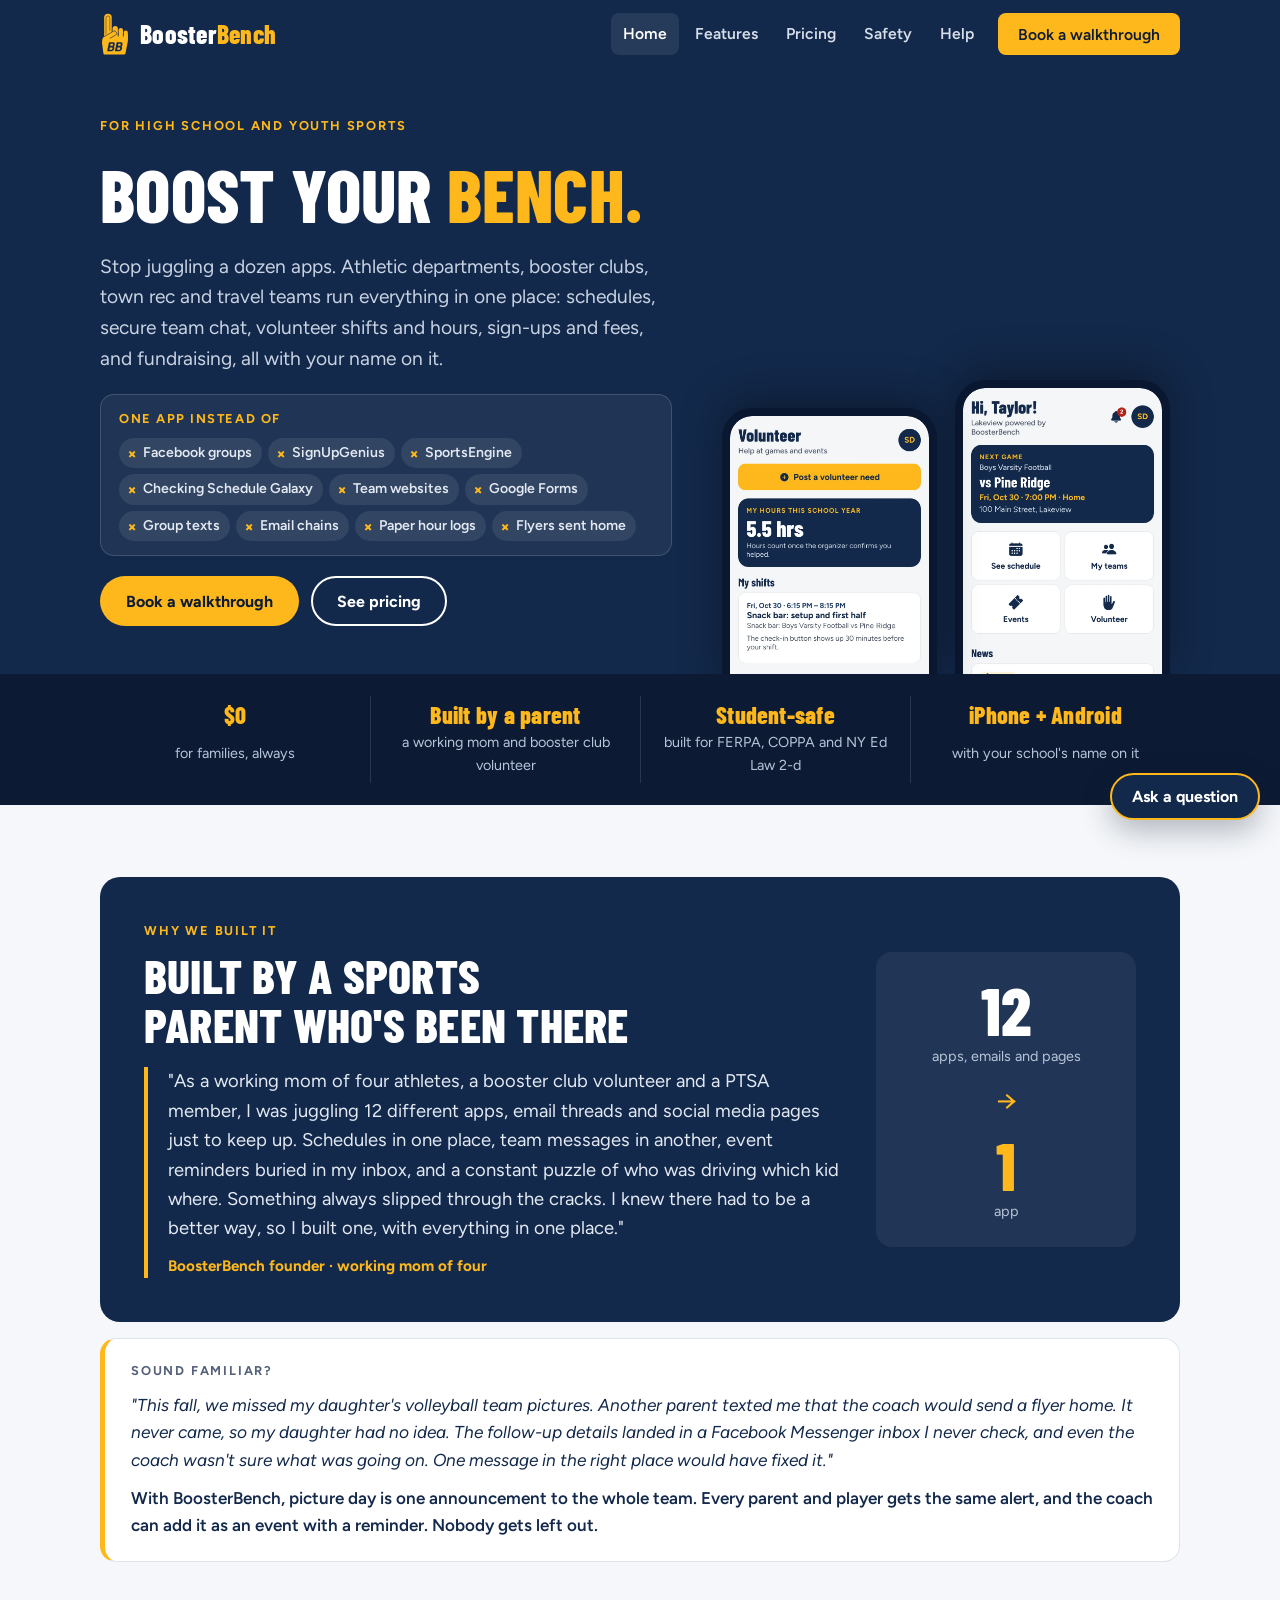
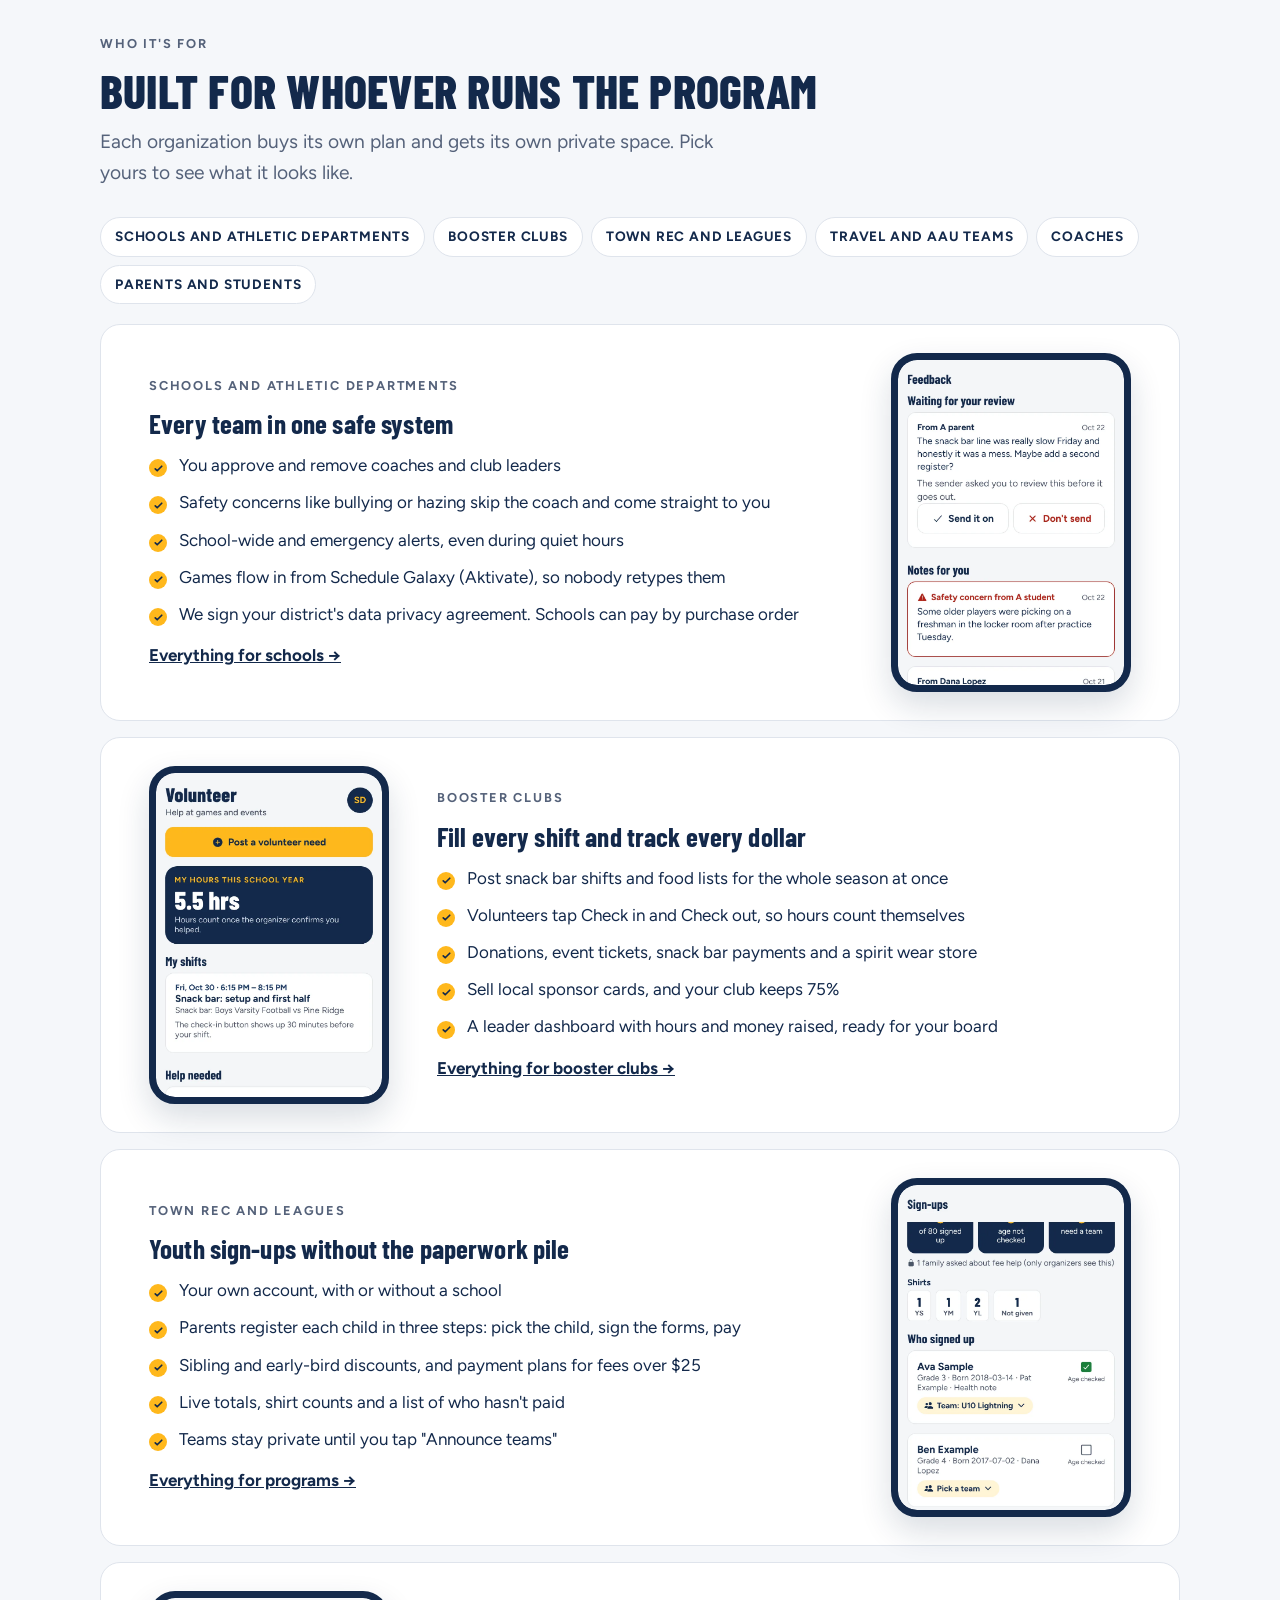
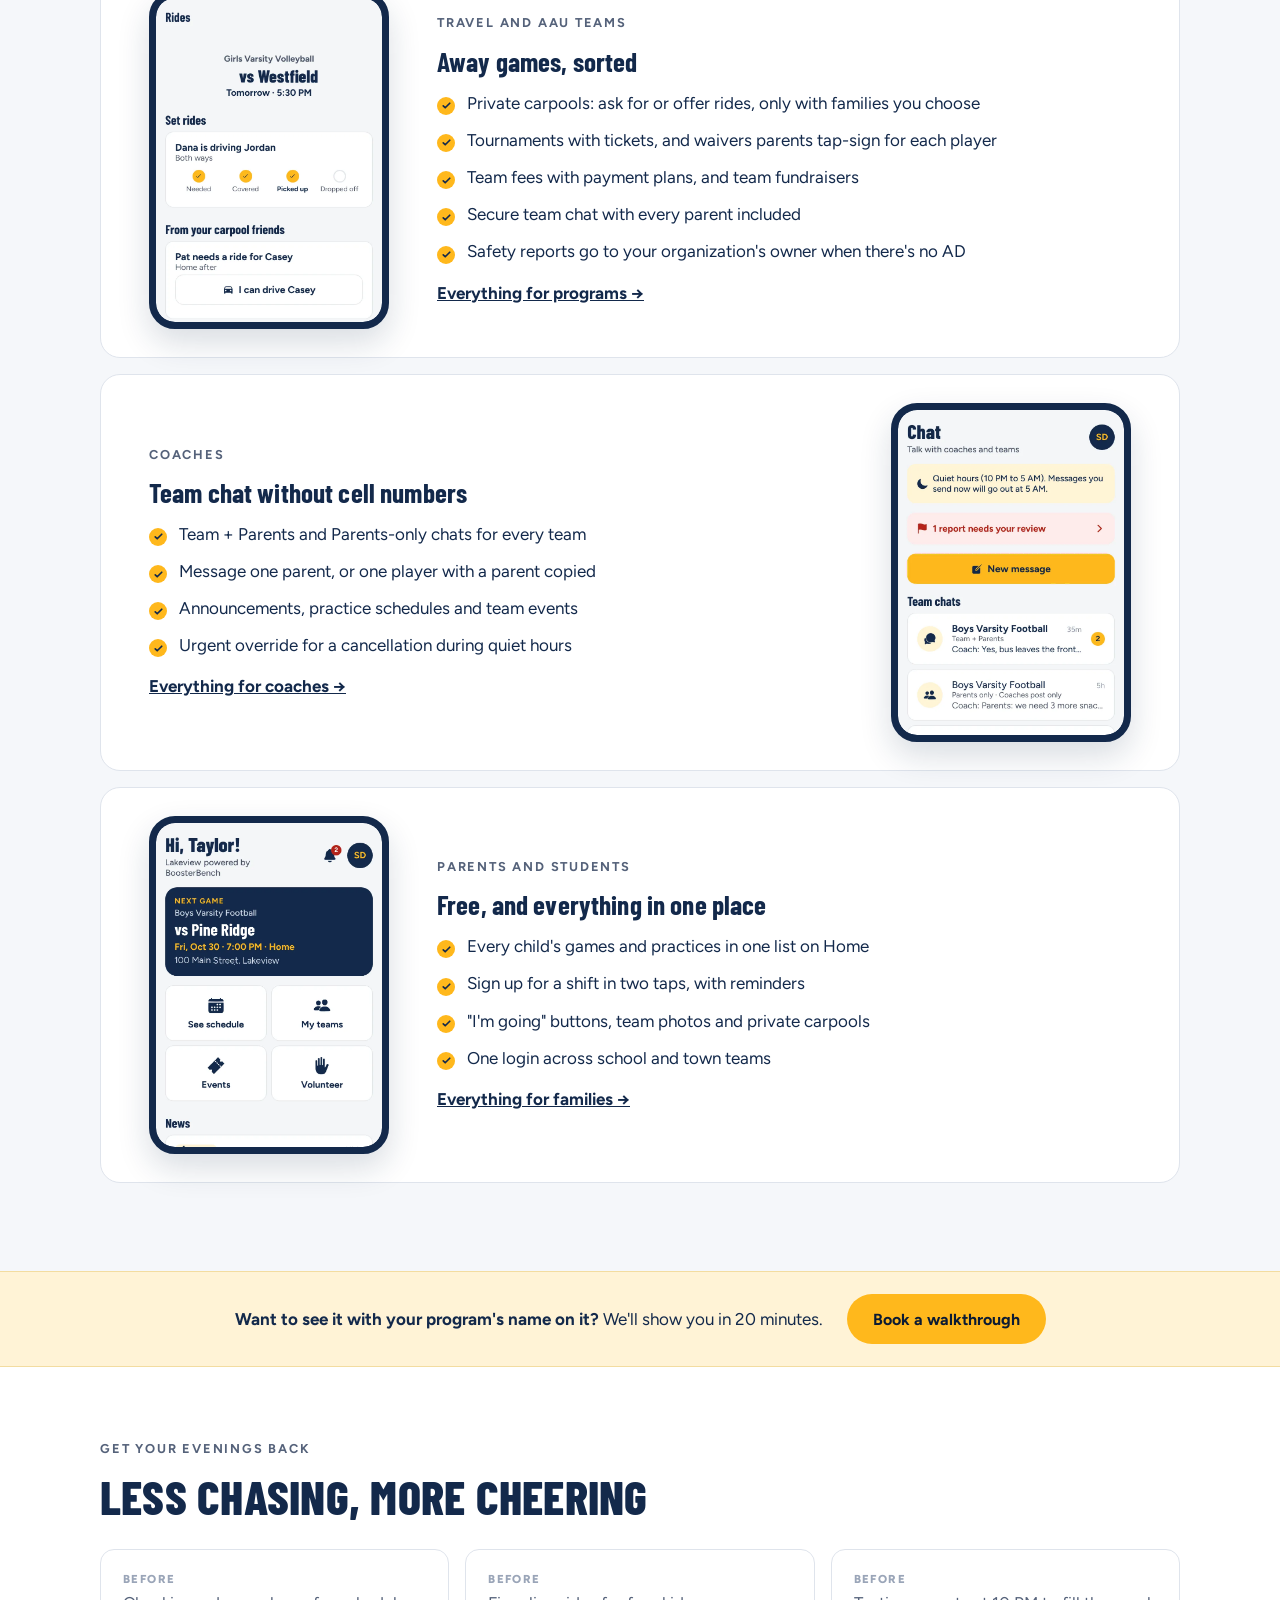
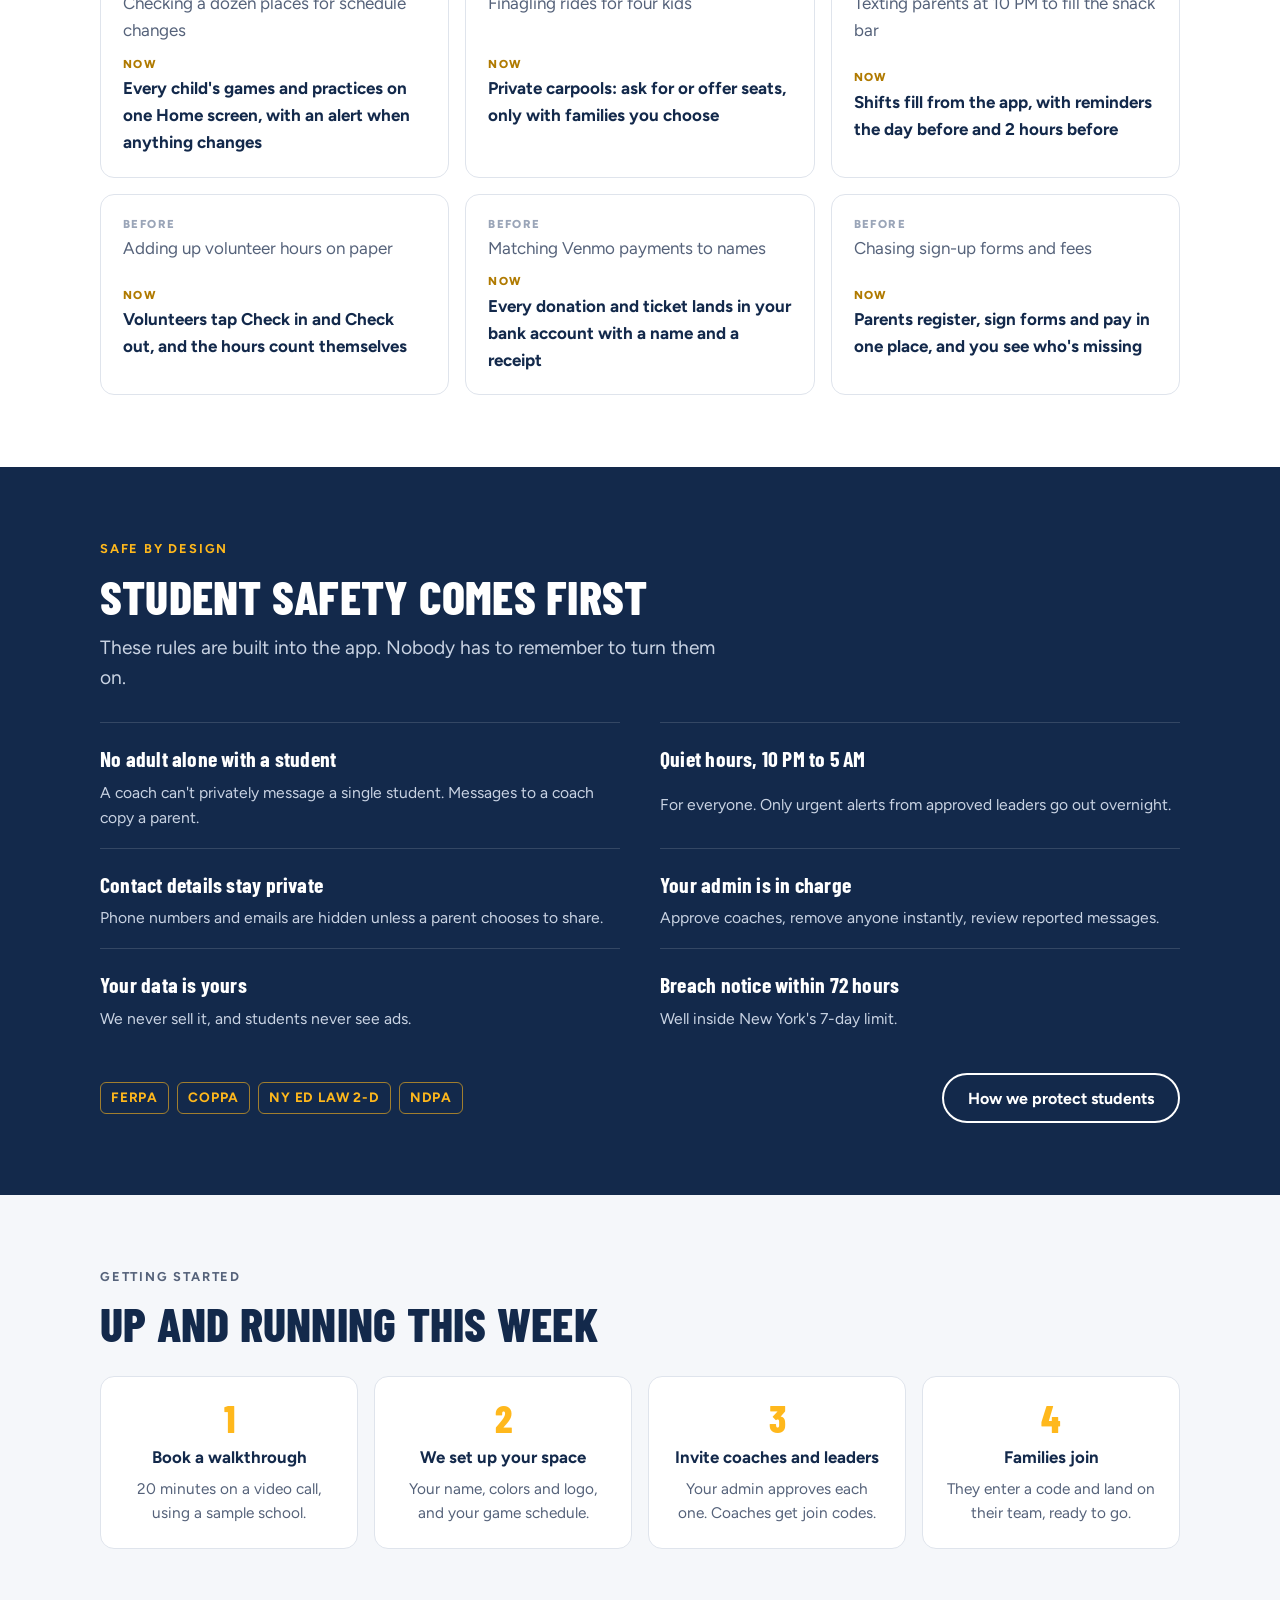
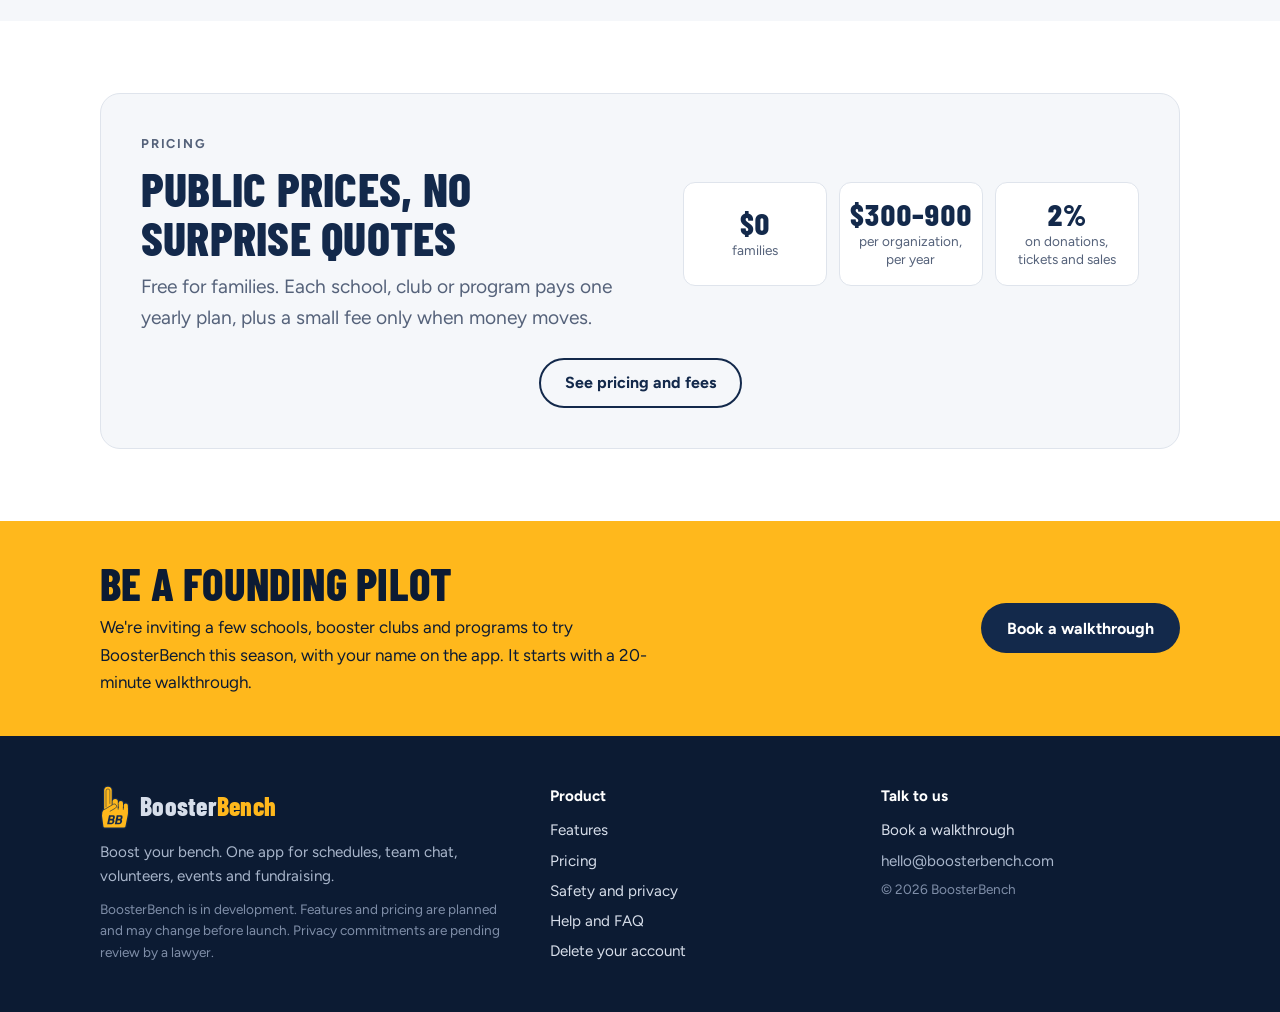
<file: index.html>
<!doctype html>
<html lang="en">
<head>
<meta charset="utf-8">
<meta name="viewport" content="width=device-width, initial-scale=1, viewport-fit=cover">
<meta name="claude:viewport-fit-sides" content="cover">
<title>BoosterBench</title>
<meta name="description" content="One app for high school and youth sports: athletic departments, booster clubs, town rec and travel teams. Volunteer shifts and hours, youth sign-ups, secure team chat, schedules and fundraising.">
<meta property="og:title" content="BoosterBench">
<meta property="og:description" content="One app for high school and youth sports: athletic departments, booster clubs, town rec and travel teams. Volunteer shifts and hours, youth sign-ups, secure team chat, schedules and fundraising.">
<meta property="og:type" content="website">
<meta property="og:url" content="https://boosterbench.com/">
<meta property="og:image" content="https://boosterbench.com/assets/app-icon.png">
<meta name="theme-color" content="#13294B">
<link rel="canonical" href="https://boosterbench.com/">
<link rel="icon" type="image/png" href="assets/favicon.png">
<link rel="apple-touch-icon" href="assets/apple-touch-icon.png">
<link rel="preconnect" href="https://fonts.googleapis.com">
<link rel="preconnect" href="https://fonts.gstatic.com" crossorigin>
<link rel="stylesheet" href="https://fonts.googleapis.com/css2?family=Barlow+Condensed:wght@600;700;800&family=Figtree:wght@400;500;600;700;800&display=swap">
<link rel="stylesheet" href="assets/site.css?v=fc9a400f">
</head>
<body>
<a href="#main" class="hp">Skip to content</a>
<header class="site-header">
  <div class="wrap">
    <a class="brand" href="index.html" aria-label="BoosterBench home"><img src="assets/logo.svg" alt="" width="30" height="46"><span>Booster<b>Bench</b></span></a>
    <button class="menu-btn" type="button" aria-controls="site-nav" aria-expanded="false">Menu</button>
    <nav class="nav" id="site-nav" aria-label="Main">
      <a href="index.html" aria-current="page">Home</a>
      <a href="features.html">Features</a>
      <a href="pricing.html">Pricing</a>
      <a href="safety.html">Safety</a>
      <a href="help.html">Help</a>
      <a class="btn btn-gold" href="contact.html">Book a walkthrough</a>
    </nav>
  </div>
</header>
<main id="main">
<section class="hero">
  <div class="wrap">
    <div class="hero-copy">
      <p class="eyebrow">For high school and youth sports</p>
      <h1>Boost your <span class="gold">bench.</span></h1>
      <p class="lede">Stop juggling a dozen apps. Athletic departments, booster clubs, town rec and travel teams run everything in one place: schedules, secure team chat, volunteer shifts and hours, sign-ups and fees, and fundraising, all with your name on it.</p>
      <div class="replaces-box">
        <p class="replaces-label">One app instead of</p>
        <ul class="replaces">
          <li>Facebook groups</li><li>SignUpGenius</li><li>SportsEngine</li><li>Checking Schedule Galaxy</li><li>Team websites</li><li>Google Forms</li><li>Group texts</li><li>Email chains</li><li>Paper hour logs</li><li>Flyers sent home</li>
        </ul>
      </div>
      <div class="btn-row">
        <a class="btn btn-gold" href="contact.html">Book a walkthrough</a>
        <a class="btn btn-line" href="pricing.html">See pricing</a>
      </div>
    </div>
    <div class="hero-phones" aria-hidden="true">
      <div class="phone"><img src="assets/img/volunteer.webp" alt="" width="390" height="560"></div>
      <div class="phone"><img src="assets/img/home.webp" alt="" width="390" height="560"></div>
    </div>
  </div>
</section>

<section class="proof" aria-label="Why programs pick BoosterBench">
  <div class="wrap">
    <div class="proof-item"><b>$0</b><span>for families, always</span></div>
    <div class="proof-item"><b>Built by a parent</b><span>a working mom and booster club volunteer</span></div>
    <div class="proof-item"><b>Student-safe</b><span>built for FERPA, COPPA and NY Ed Law 2-d</span></div>
    <div class="proof-item"><b>iPhone + Android</b><span>with your school's name on it</span></div>
  </div>
</section>

<section class="section story" id="story">
  <div class="wrap">
    <div class="founder">
      <div class="founder-quote">
        <p class="eyebrow">Why we built it</p>
        <h2>Built by a sports parent who's been there</h2>
        <blockquote>
          <p>"As a working mom of four athletes, a booster club volunteer and a PTSA member, I was juggling 12 different apps, email threads and social media pages just to keep up. Schedules in one place, team messages in another, event reminders buried in my inbox, and a constant puzzle of who was driving which kid where. Something always slipped through the cracks. I knew there had to be a better way, so I built one, with everything in one place."</p>
          <footer>BoosterBench founder · working mom of four</footer>
        </blockquote>
      </div>
      <div class="founder-side">
      <div class="founder-count" aria-hidden="true">
        <b>12</b><span>apps, emails and pages</span>
        <i>→</i>
        <b class="gold">1</b><span>app</span>
      </div>
      </div>
    </div>
    <div class="familiar">
      <p class="eyebrow">Sound familiar?</p>
      <blockquote class="familiar-quote"><p>"This fall, we missed my daughter's volleyball team pictures. Another parent texted me that the coach would send a flyer home. It never came, so my daughter had no idea. The follow-up details landed in a Facebook Messenger inbox I never check, and even the coach wasn't sure what was going on. One message in the right place would have fixed it."</p></blockquote>
      <p class="fix">With BoosterBench, picture day is one announcement to the whole team. Every parent and player gets the same alert, and the coach can add it as an event with a reminder. Nobody gets left out.</p>
    </div>
  </div>
</section>

<section class="section">
  <div class="wrap">
    <div class="section-head">
      <p class="eyebrow">Who it's for</p>
      <h2>Built for whoever runs the program</h2>
      <p class="lede">Each organization buys its own plan and gets its own private space. Pick yours to see what it looks like.</p>
    </div>
    <nav class="jump" aria-label="Pick your program">
      <a href="#for-schools">Schools and athletic departments</a>
      <a href="#for-clubs">Booster clubs</a>
      <a href="#for-rec">Town rec and leagues</a>
      <a href="#for-travel">Travel and AAU teams</a>
      <a href="#for-coaches">Coaches</a>
      <a href="#for-families">Parents and students</a>
    </nav>

    <div class="feature-row" id="for-schools">
      <div class="feature-copy">
        <p class="eyebrow">Schools and athletic departments</p>
        <h3>Every team in one safe system</h3>
        <ul>
          <li>You approve and remove coaches and club leaders</li>
          <li>Safety concerns like bullying or hazing skip the coach and come straight to you</li>
          <li>School-wide and emergency alerts, even during quiet hours</li>
          <li>Games flow in from Schedule Galaxy (Aktivate), so nobody retypes them</li>
          <li>We sign your district's data privacy agreement. Schools can pay by purchase order</li>
        </ul>
        <a class="more" href="features.html#schools">Everything for schools →</a>
      </div>
      <div class="feature-shot"><img src="assets/img/admin.webp" alt="The feedback inbox, with a safety concern from a student flagged at the top" width="390" height="700" loading="lazy"></div>
    </div>

    <div class="feature-row flip" id="for-clubs">
      <div class="feature-copy">
        <p class="eyebrow">Booster clubs</p>
        <h3>Fill every shift and track every dollar</h3>
        <ul>
          <li>Post snack bar shifts and food lists for the whole season at once</li>
          <li>Volunteers tap Check in and Check out, so hours count themselves</li>
          <li>Donations, event tickets, snack bar payments and a spirit wear store</li>
          <li>Sell local sponsor cards, and your club keeps 75%</li>
          <li>A leader dashboard with hours and money raised, ready for your board</li>
        </ul>
        <a class="more" href="features.html#clubs">Everything for booster clubs →</a>
      </div>
      <div class="feature-shot"><img src="assets/img/volunteer.webp" alt="The Volunteer tab showing 5.5 hours this school year and open snack bar shifts" width="390" height="700" loading="lazy"></div>
    </div>

    <div class="feature-row" id="for-rec">
      <div class="feature-copy">
        <p class="eyebrow">Town rec and leagues</p>
        <h3>Youth sign-ups without the paperwork pile</h3>
        <ul>
          <li>Your own account, with or without a school</li>
          <li>Parents register each child in three steps: pick the child, sign the forms, pay</li>
          <li>Sibling and early-bird discounts, and payment plans for fees over $25</li>
          <li>Live totals, shirt counts and a list of who hasn't paid</li>
          <li>Teams stay private until you tap "Announce teams"</li>
        </ul>
        <a class="more" href="features.html#programs">Everything for programs →</a>
      </div>
      <div class="feature-shot"><img src="assets/img/signups.webp" alt="A program leader's sign-up list with shirt sizes and players to place on teams" width="390" height="700" loading="lazy"></div>
    </div>

    <div class="feature-row flip" id="for-travel">
      <div class="feature-copy">
        <p class="eyebrow">Travel and AAU teams</p>
        <h3>Away games, sorted</h3>
        <ul>
          <li>Private carpools: ask for or offer rides, only with families you choose</li>
          <li>Tournaments with tickets, and waivers parents tap-sign for each player</li>
          <li>Team fees with payment plans, and team fundraisers</li>
          <li>Secure team chat with every parent included</li>
          <li>Safety reports go to your organization's owner when there's no AD</li>
        </ul>
        <a class="more" href="features.html#programs">Everything for programs →</a>
      </div>
      <div class="feature-shot"><img src="assets/img/rides.webp" alt="The Rides screen for an away game, showing a ride in progress and open seats from carpool friends" width="390" height="700" loading="lazy"></div>
    </div>

    <div class="feature-row" id="for-coaches">
      <div class="feature-copy">
        <p class="eyebrow">Coaches</p>
        <h3>Team chat without cell numbers</h3>
        <ul>
          <li>Team + Parents and Parents-only chats for every team</li>
          <li>Message one parent, or one player with a parent copied</li>
          <li>Announcements, practice schedules and team events</li>
          <li>Urgent override for a cancellation during quiet hours</li>
        </ul>
        <a class="more" href="features.html#coaches">Everything for coaches →</a>
      </div>
      <div class="feature-shot"><img src="assets/img/chat.webp" alt="The Chat tab with team chats, a quiet hours notice and a report waiting for review" width="390" height="700" loading="lazy"></div>
    </div>

    <div class="feature-row flip" id="for-families">
      <div class="feature-copy">
        <p class="eyebrow">Parents and students</p>
        <h3>Free, and everything in one place</h3>
        <ul>
          <li>Every child's games and practices in one list on Home</li>
          <li>Sign up for a shift in two taps, with reminders</li>
          <li>"I'm going" buttons, team photos and private carpools</li>
          <li>One login across school and town teams</li>
        </ul>
        <a class="more" href="features.html#families">Everything for families →</a>
      </div>
      <div class="feature-shot"><img src="assets/img/home.webp" alt="The Home screen with the next game, four big buttons and the news feed" width="390" height="700" loading="lazy"></div>
    </div>
  </div>
</section>

<section class="mini-cta">
  <div class="wrap">
    <p><b>Want to see it with your program's name on it?</b> We'll show you in 20 minutes.</p>
    <a class="btn btn-gold" href="contact.html">Book a walkthrough</a>
  </div>
</section>

<section class="section tint">
  <div class="wrap">
    <div class="section-head">
      <p class="eyebrow">Get your evenings back</p>
      <h2>Less chasing, more cheering</h2>
    </div>
    <div class="swap-grid">
      <div class="swap"><p class="was"><span>Before</span>Checking a dozen places for schedule changes</p><p class="now"><span>Now</span>Every child's games and practices on one Home screen, with an alert when anything changes</p></div>
      <div class="swap"><p class="was"><span>Before</span>Finagling rides for four kids</p><p class="now"><span>Now</span>Private carpools: ask for or offer seats, only with families you choose</p></div>
      <div class="swap"><p class="was"><span>Before</span>Texting parents at 10 PM to fill the snack bar</p><p class="now"><span>Now</span>Shifts fill from the app, with reminders the day before and 2 hours before</p></div>
      <div class="swap"><p class="was"><span>Before</span>Adding up volunteer hours on paper</p><p class="now"><span>Now</span>Volunteers tap Check in and Check out, and the hours count themselves</p></div>
      <div class="swap"><p class="was"><span>Before</span>Matching Venmo payments to names</p><p class="now"><span>Now</span>Every donation and ticket lands in your bank account with a name and a receipt</p></div>
      <div class="swap"><p class="was"><span>Before</span>Chasing sign-up forms and fees</p><p class="now"><span>Now</span>Parents register, sign forms and pay in one place, and you see who's missing</p></div>
    </div>
  </div>
</section>

<section class="section band">
  <div class="wrap">
    <div class="section-head">
      <p class="eyebrow">Safe by design</p>
      <h2>Student safety comes first</h2>
      <p class="lede">These rules are built into the app. Nobody has to remember to turn them on.</p>
    </div>
    <ul class="promise-list">
      <li><b>No adult alone with a student</b><span>A coach can't privately message a single student. Messages to a coach copy a parent.</span></li>
      <li><b>Quiet hours, 10 PM to 5 AM</b><span>For everyone. Only urgent alerts from approved leaders go out overnight.</span></li>
      <li><b>Contact details stay private</b><span>Phone numbers and emails are hidden unless a parent chooses to share.</span></li>
      <li><b>Your admin is in charge</b><span>Approve coaches, remove anyone instantly, review reported messages.</span></li>
      <li><b>Your data is yours</b><span>We never sell it, and students never see ads.</span></li>
      <li><b>Breach notice within 72 hours</b><span>Well inside New York's 7-day limit.</span></li>
    </ul>
    <div class="band-foot">
      <div class="badges" aria-label="Privacy laws we build to"><span>FERPA</span><span>COPPA</span><span>NY ED LAW 2-D</span><span>NDPA</span></div>
      <a class="btn btn-line" href="safety.html">How we protect students</a>
    </div>
  </div>
</section>

<section class="section">
  <div class="wrap">
    <div class="section-head">
      <p class="eyebrow">Getting started</p>
      <h2>Up and running this week</h2>
    </div>
    <ol class="steps">
      <li><b>Book a walkthrough</b><span>20 minutes on a video call, using a sample school.</span></li>
      <li><b>We set up your space</b><span>Your name, colors and logo, and your game schedule.</span></li>
      <li><b>Invite coaches and leaders</b><span>Your admin approves each one. Coaches get join codes.</span></li>
      <li><b>Families join</b><span>They enter a code and land on their team, ready to go.</span></li>
    </ol>
  </div>
</section>

<section class="section tint">
  <div class="wrap">
    <div class="price-teaser">
      <div class="stack" style="gap:10px">
        <p class="eyebrow">Pricing</p>
        <h2>Public prices, no surprise quotes</h2>
        <p class="lede">Free for families. Each school, club or program pays one yearly plan, plus a small fee only when money moves.</p>
      </div>
      <div class="teaser-nums">
        <div><b>$0</b><span>families</span></div>
        <div><b>$300–900</b><span>per organization, per year</span></div>
        <div><b>2%</b><span>on donations, tickets and sales</span></div>
      </div>
      <a class="btn btn-line dark" href="pricing.html">See pricing and fees</a>
    </div>
  </div>
</section>
<section class="cta">
  <div class="wrap">
    <div class="stack" style="gap:8px">
      <h2>Be a founding pilot</h2>
      <p>We're inviting a few schools, booster clubs and programs to try BoosterBench this season, with your name on the app. It starts with a 20-minute walkthrough.</p>
    </div>
    <a class="btn" href="contact.html">Book a walkthrough</a>
  </div>
</section>
</main>
<footer class="site-footer">
  <div class="wrap">
    <div class="stack" style="gap:10px">
      <a class="brand" href="index.html"><img src="assets/logo.svg" alt="" width="30" height="46"><span>Booster<b>Bench</b></span></a>
      <p>Boost your bench. One app for schedules, team chat, volunteers, events and fundraising.</p>
      <p class="fine">BoosterBench is in development. Features and pricing are planned and may change before launch. Privacy commitments are pending review by a lawyer.</p>
    </div>
    <nav aria-label="Footer">
      <span class="foot-title">Product</span>
      <a href="features.html">Features</a>
      <a href="pricing.html">Pricing</a>
      <a href="safety.html">Safety and privacy</a>
      <a href="help.html">Help and FAQ</a>
      <a href="delete-account.html">Delete your account</a>
    </nav>
    <nav aria-label="Contact">
      <span class="foot-title">Talk to us</span>
      <a href="contact.html">Book a walkthrough</a>
      <span>hello@boosterbench.com</span>
      <span class="fine">© 2026 BoosterBench</span>
    </nav>
  </div>
</footer>
<script src="assets/help-data.js?v=fed3fa1e"></script>
<script src="assets/site.js?v=a4fb6751"></script>
</body>
</html>
</file>
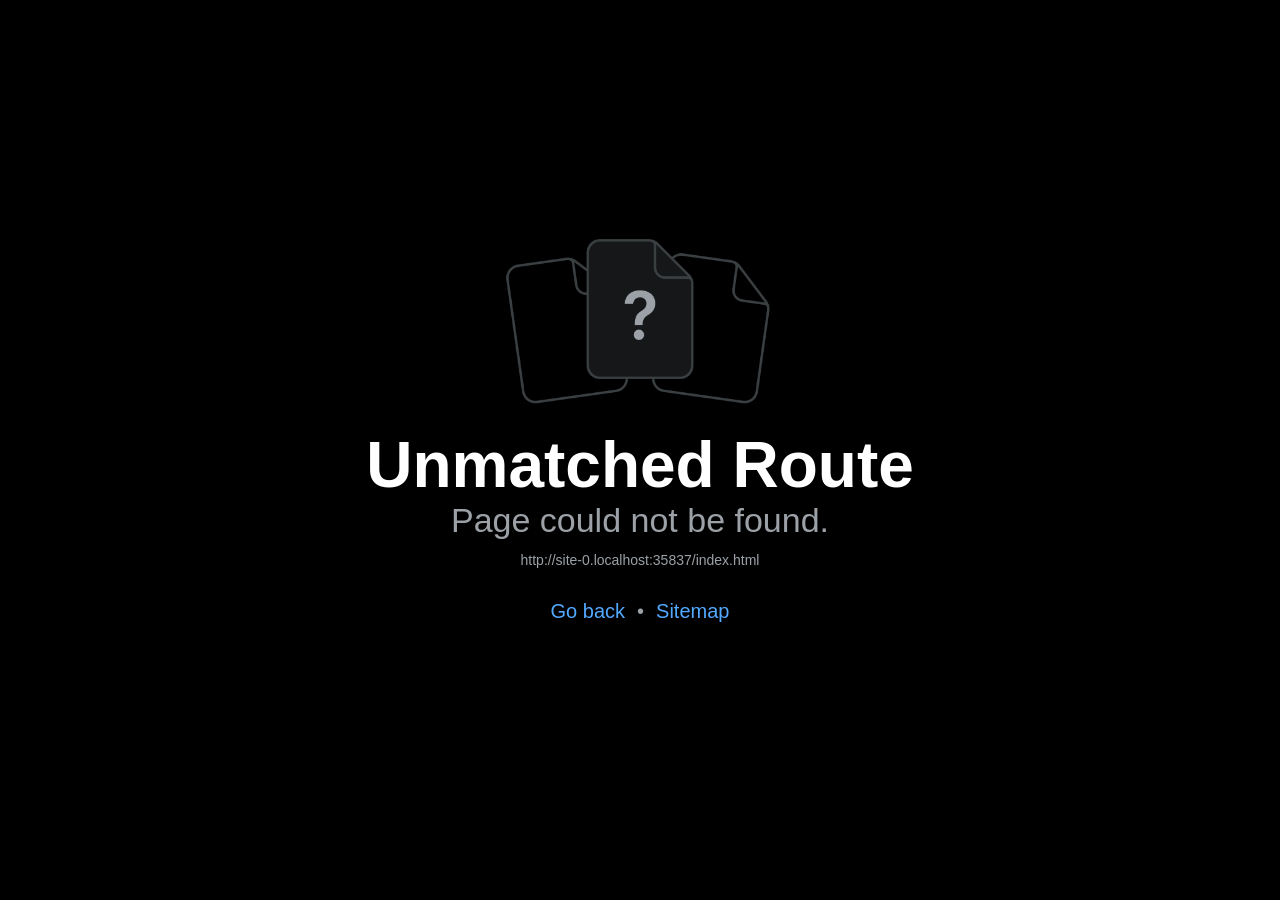
<file: app/index.html>
<!DOCTYPE html>
<html lang="en">
  <head>
    <meta charset="utf-8" />
    <meta httpEquiv="X-UA-Compatible" content="IE=edge" />
    <meta name="viewport" content="width=device-width, initial-scale=1, shrink-to-fit=no" />
    <title>BoosterBench</title>
    <!-- The `react-native-web` recommended style reset: https://necolas.github.io/react-native-web/docs/setup/#root-element -->
    <style id="expo-reset">
      /* These styles make the body full-height */
      html,
      body {
        height: 100%;
      }
      /* These styles disable body scrolling if you are using <ScrollView> */
      body {
        overflow: hidden;
      }
      /* These styles make the root element full-height */
      #root {
        display: flex;
        height: 100%;
        flex: 1;
      }
    </style>
  <meta name="theme-color" content="#13294B">
<link rel="icon" href="/app/favicon.ico"/><link rel="apple-touch-icon" href="/app/apple-touch-icon.png"/><link rel="manifest" href="/app/manifest.webmanifest"/><meta name="apple-mobile-web-app-capable" content="yes"/><meta name="mobile-web-app-capable" content="yes"/><meta name="apple-mobile-web-app-title" content="BoosterBench"/><meta name="apple-mobile-web-app-status-bar-style" content="default"/></head>

  <body>
    <!-- Use static rendering with Expo Router to support running without JavaScript. -->
    <noscript>
      You need to enable JavaScript to run this app.
    </noscript>
    <!-- The root element for your Expo app. -->
    <div id="root"></div>
  <script src="/app/_expo/static/js/web/entry-ea50af71c41cd1790cc748e1b6c26475.js" defer></script>
</body>
</html>
</file>
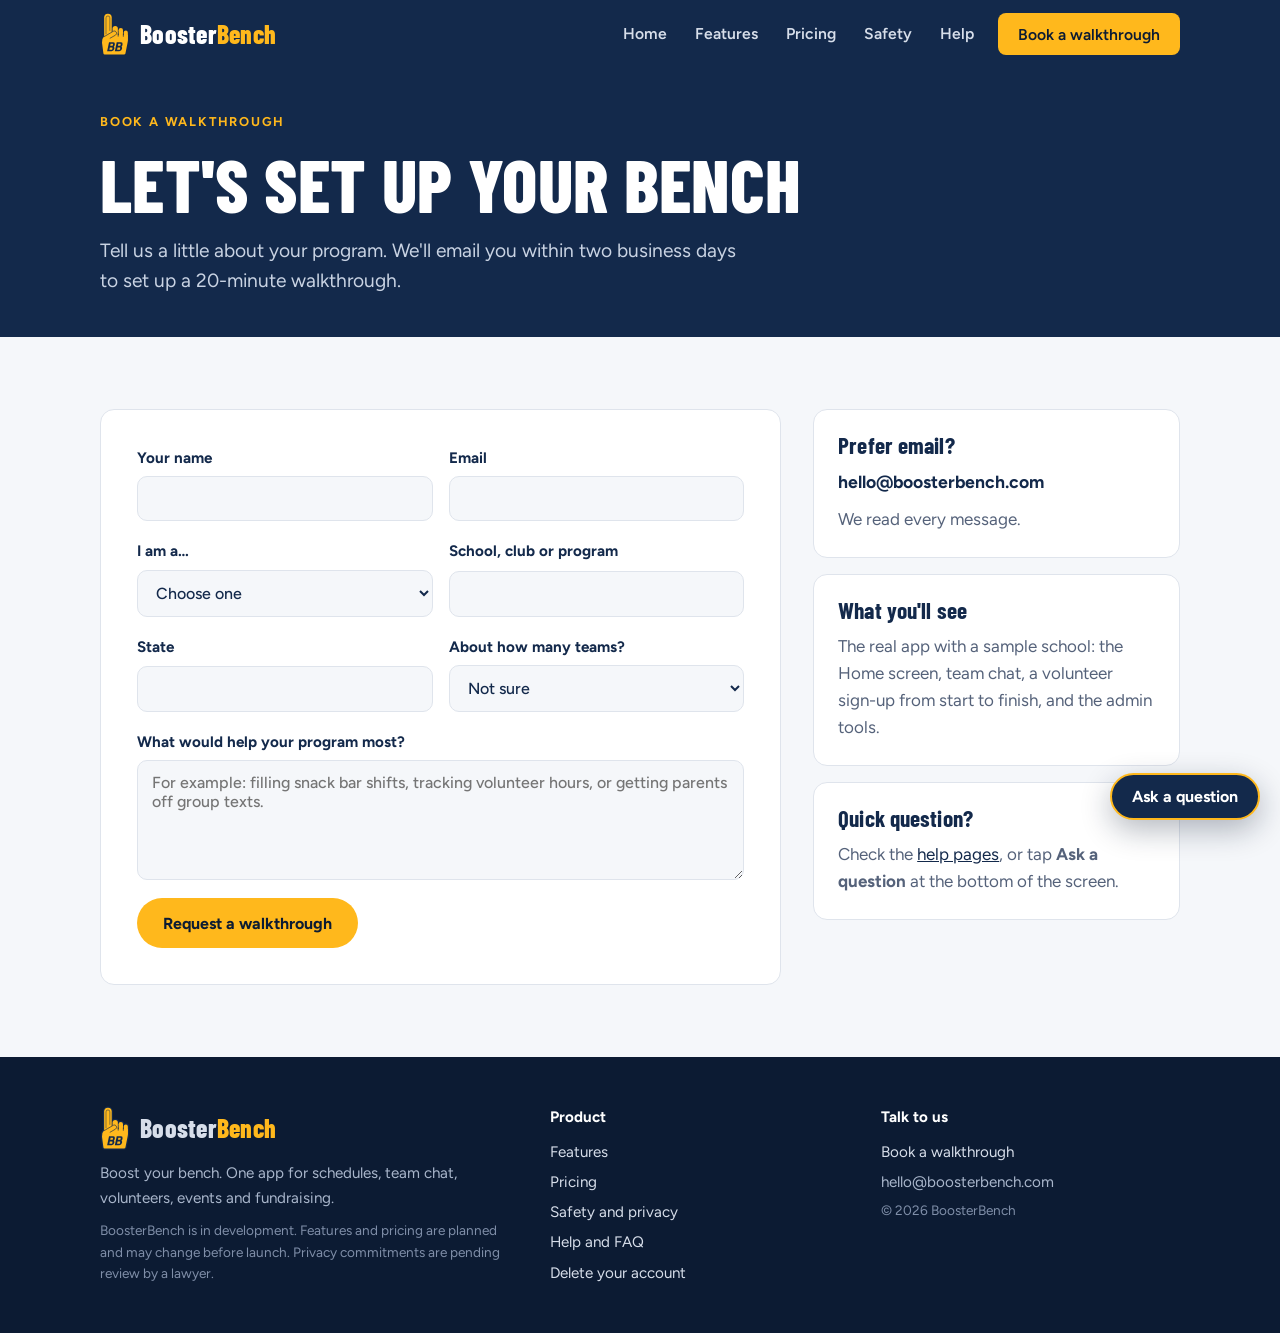
<file: contact.html>
<!doctype html>
<html lang="en">
<head>
<meta charset="utf-8">
<meta name="viewport" content="width=device-width, initial-scale=1, viewport-fit=cover">
<meta name="claude:viewport-fit-sides" content="cover">
<title>Book a BoosterBench Walkthrough</title>
<meta name="description" content="Book a 20-minute BoosterBench walkthrough for your school, booster club, team or youth program.">
<meta property="og:title" content="Book a BoosterBench Walkthrough">
<meta property="og:description" content="Book a 20-minute BoosterBench walkthrough for your school, booster club, team or youth program.">
<meta property="og:type" content="website">
<meta property="og:url" content="https://boosterbench.com/contact.html">
<meta property="og:image" content="https://boosterbench.com/assets/app-icon.png">
<meta name="theme-color" content="#13294B">
<link rel="canonical" href="https://boosterbench.com/contact.html">
<link rel="icon" type="image/png" href="assets/favicon.png">
<link rel="apple-touch-icon" href="assets/apple-touch-icon.png">
<link rel="preconnect" href="https://fonts.googleapis.com">
<link rel="preconnect" href="https://fonts.gstatic.com" crossorigin>
<link rel="stylesheet" href="https://fonts.googleapis.com/css2?family=Barlow+Condensed:wght@600;700;800&family=Figtree:wght@400;500;600;700;800&display=swap">
<link rel="stylesheet" href="assets/site.css?v=fc9a400f">
</head>
<body>
<a href="#main" class="hp">Skip to content</a>
<header class="site-header">
  <div class="wrap">
    <a class="brand" href="index.html" aria-label="BoosterBench home"><img src="assets/logo.svg" alt="" width="30" height="46"><span>Booster<b>Bench</b></span></a>
    <button class="menu-btn" type="button" aria-controls="site-nav" aria-expanded="false">Menu</button>
    <nav class="nav" id="site-nav" aria-label="Main">
      <a href="index.html">Home</a>
      <a href="features.html">Features</a>
      <a href="pricing.html">Pricing</a>
      <a href="safety.html">Safety</a>
      <a href="help.html">Help</a>
      <a class="btn btn-gold" href="contact.html">Book a walkthrough</a>
    </nav>
  </div>
</header>
<main id="main">
<section class="page-head">
  <div class="wrap">
    <p class="eyebrow">Book a walkthrough</p>
    <h1>Let's set up your bench</h1>
    <p class="lede">Tell us a little about your program. We'll email you within two business days to set up a 20-minute walkthrough.</p>
  </div>
</section>
<section class="section">
  <div class="wrap contact-layout">
    <form class="form-card" id="contact-form" name="walkthrough" method="POST" data-netlify="true" netlify-honeypot="company-website">
      <input type="hidden" name="form-name" value="walkthrough">
      <p class="hp"><label for="company-website">Leave this empty</label><input id="company-website" name="company-website" tabindex="-1" autocomplete="off"></p>
      <div class="field-row">
        <div class="field"><label for="f-name">Your name</label><input id="f-name" name="name" required autocomplete="name"></div>
        <div class="field"><label for="f-email">Email</label><input id="f-email" name="email" type="email" required autocomplete="email"></div>
      </div>
      <div class="field-row">
        <div class="field"><label for="f-role">I am a…</label>
          <select id="f-role" name="role" required>
            <option value="">Choose one</option>
            <option>Athletic director or school staff</option>
            <option>Booster club leader</option>
            <option>Coach</option>
            <option>Town rec, Little League or youth program</option>
            <option>Parent</option>
            <option>Other</option>
          </select>
        </div>
        <div class="field"><label for="f-org">School, club or program</label><input id="f-org" name="organization" required autocomplete="organization"></div>
      </div>
      <div class="field-row">
        <div class="field"><label for="f-state">State</label><input id="f-state" name="state" autocomplete="address-level1"></div>
        <div class="field"><label for="f-size">About how many teams?</label>
          <select id="f-size" name="teams">
            <option value="">Not sure</option><option>1 to 5</option><option>6 to 15</option><option>16 to 30</option><option>More than 30</option>
          </select>
        </div>
      </div>
      <div class="field"><label for="f-msg">What would help your program most?</label><textarea id="f-msg" name="message" placeholder="For example: filling snack bar shifts, tracking volunteer hours, or getting parents off group texts."></textarea></div>
      <div id="form-status" class="form-status" hidden></div>
      <div><button class="btn btn-gold" type="submit">Request a walkthrough</button></div>
    </form>
    <aside class="stack">
      <div class="side-card">
        <h3>Prefer email?</h3>
        <p class="email-line">hello@boosterbench.com</p>
        <p style="color:var(--muted)">We read every message.</p>
      </div>
      <div class="side-card">
        <h3>What you'll see</h3>
        <p style="color:var(--muted)">The real app with a sample school: the Home screen, team chat, a volunteer sign-up from start to finish, and the admin tools.</p>
      </div>
      <div class="side-card">
        <h3>Quick question?</h3>
        <p style="color:var(--muted)">Check the <a href="help.html">help pages</a>, or tap <b>Ask a question</b> at the bottom of the screen.</p>
      </div>
    </aside>
  </div>
</section>
</main>
<footer class="site-footer">
  <div class="wrap">
    <div class="stack" style="gap:10px">
      <a class="brand" href="index.html"><img src="assets/logo.svg" alt="" width="30" height="46"><span>Booster<b>Bench</b></span></a>
      <p>Boost your bench. One app for schedules, team chat, volunteers, events and fundraising.</p>
      <p class="fine">BoosterBench is in development. Features and pricing are planned and may change before launch. Privacy commitments are pending review by a lawyer.</p>
    </div>
    <nav aria-label="Footer">
      <span class="foot-title">Product</span>
      <a href="features.html">Features</a>
      <a href="pricing.html">Pricing</a>
      <a href="safety.html">Safety and privacy</a>
      <a href="help.html">Help and FAQ</a>
      <a href="delete-account.html">Delete your account</a>
    </nav>
    <nav aria-label="Contact">
      <span class="foot-title">Talk to us</span>
      <a href="contact.html">Book a walkthrough</a>
      <span>hello@boosterbench.com</span>
      <span class="fine">© 2026 BoosterBench</span>
    </nav>
  </div>
</footer>
<script src="assets/help-data.js?v=fed3fa1e"></script>
<script src="assets/site.js?v=a4fb6751"></script>
</body>
</html>
</file>
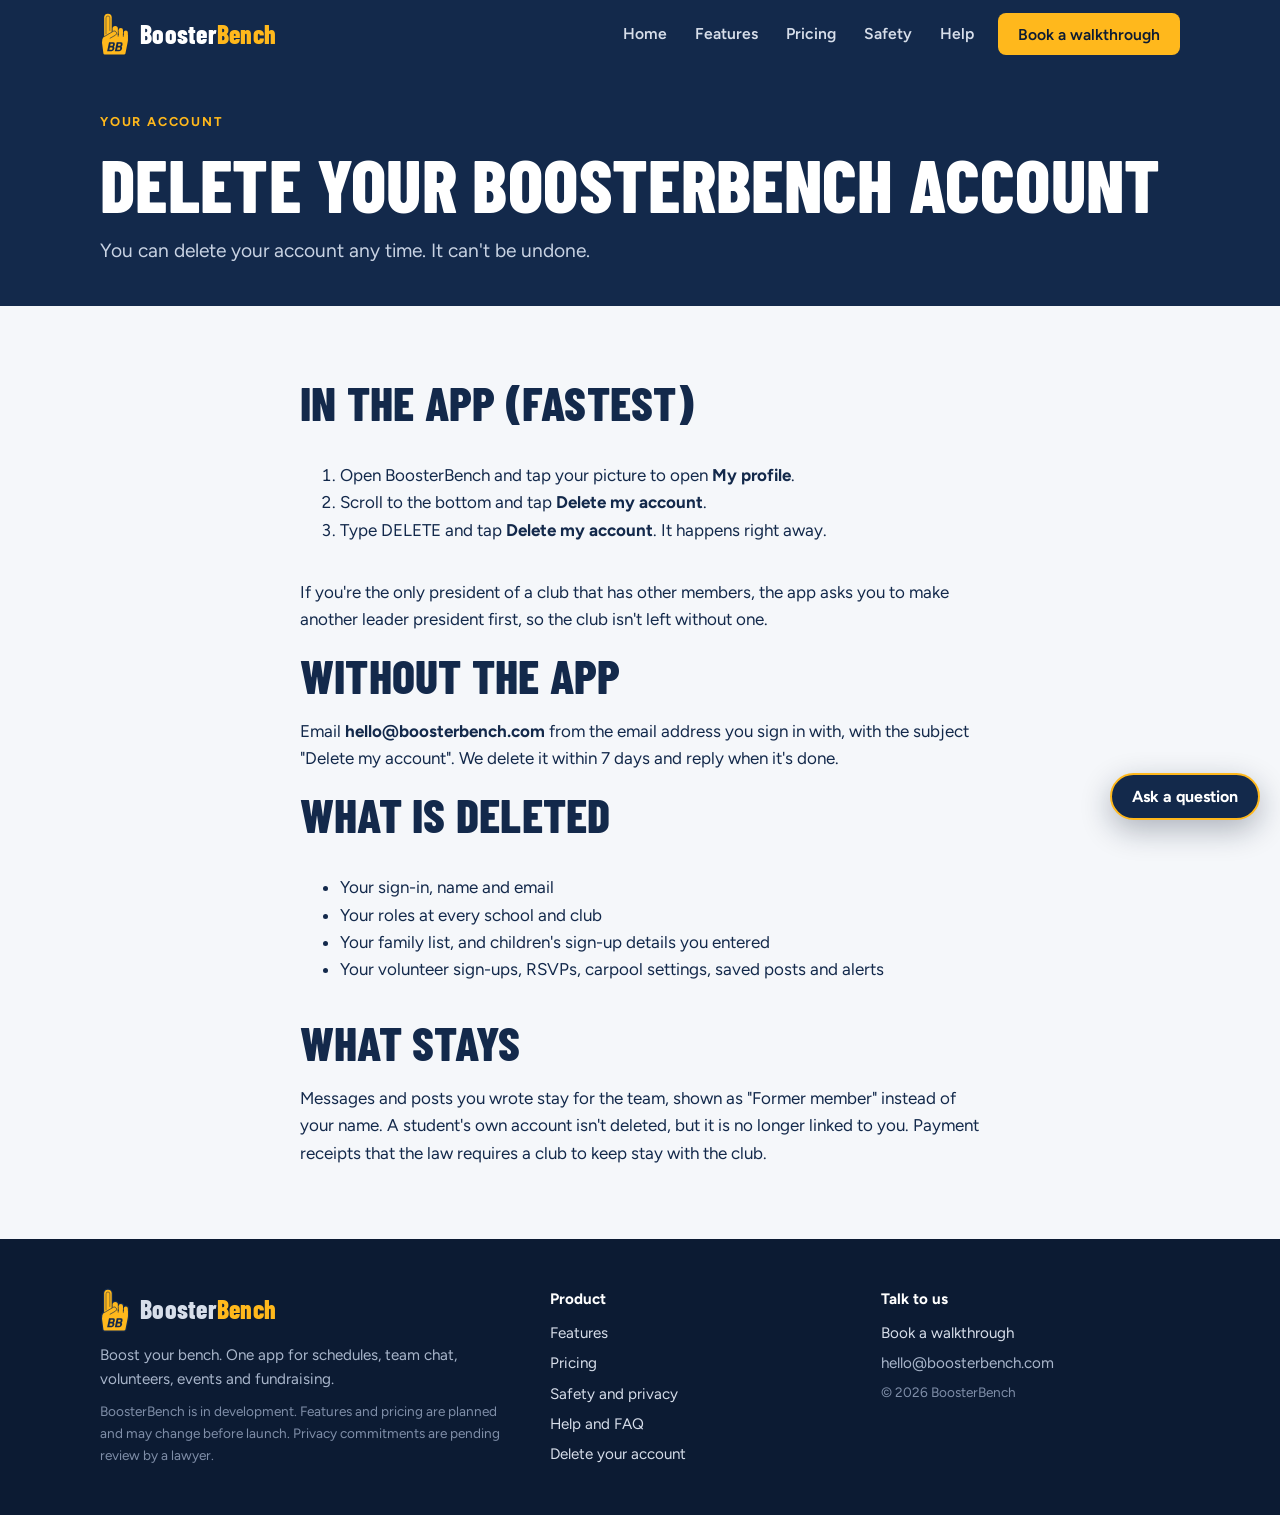
<file: delete-account.html>
<!doctype html>
<html lang="en">
<head>
<meta charset="utf-8">
<meta name="viewport" content="width=device-width, initial-scale=1, viewport-fit=cover">
<meta name="claude:viewport-fit-sides" content="cover">
<title>Delete Your Account · BoosterBench</title>
<meta name="description" content="How to delete your BoosterBench account and what is removed.">
<meta property="og:title" content="Delete Your Account · BoosterBench">
<meta property="og:description" content="How to delete your BoosterBench account and what is removed.">
<meta property="og:type" content="website">
<meta property="og:url" content="https://boosterbench.com/delete-account.html">
<meta property="og:image" content="https://boosterbench.com/assets/app-icon.png">
<meta name="theme-color" content="#13294B">
<link rel="canonical" href="https://boosterbench.com/delete-account.html">
<link rel="icon" type="image/png" href="assets/favicon.png">
<link rel="apple-touch-icon" href="assets/apple-touch-icon.png">
<link rel="preconnect" href="https://fonts.googleapis.com">
<link rel="preconnect" href="https://fonts.gstatic.com" crossorigin>
<link rel="stylesheet" href="https://fonts.googleapis.com/css2?family=Barlow+Condensed:wght@600;700;800&family=Figtree:wght@400;500;600;700;800&display=swap">
<link rel="stylesheet" href="assets/site.css?v=fc9a400f">
</head>
<body>
<a href="#main" class="hp">Skip to content</a>
<header class="site-header">
  <div class="wrap">
    <a class="brand" href="index.html" aria-label="BoosterBench home"><img src="assets/logo.svg" alt="" width="30" height="46"><span>Booster<b>Bench</b></span></a>
    <button class="menu-btn" type="button" aria-controls="site-nav" aria-expanded="false">Menu</button>
    <nav class="nav" id="site-nav" aria-label="Main">
      <a href="index.html">Home</a>
      <a href="features.html">Features</a>
      <a href="pricing.html">Pricing</a>
      <a href="safety.html">Safety</a>
      <a href="help.html">Help</a>
      <a class="btn btn-gold" href="contact.html">Book a walkthrough</a>
    </nav>
  </div>
</header>
<main id="main">
<section class="page-head">
  <div class="wrap">
    <p class="eyebrow">Your account</p>
    <h1>Delete your BoosterBench account</h1>
    <p class="lede">You can delete your account any time. It can't be undone.</p>
  </div>
</section>
<section class="section">
  <div class="wrap stack" style="max-width:720px;gap:18px">
    <h2>In the app (fastest)</h2>
    <ol>
      <li>Open BoosterBench and tap your picture to open <b>My profile</b>.</li>
      <li>Scroll to the bottom and tap <b>Delete my account</b>.</li>
      <li>Type DELETE and tap <b>Delete my account</b>. It happens right away.</li>
    </ol>
    <p>If you're the only president of a club that has other members, the app asks you to make another leader president first, so the club isn't left without one.</p>
    <h2>Without the app</h2>
    <p>Email <b>hello@boosterbench.com</b> from the email address you sign in with, with the subject "Delete my account". We delete it within 7 days and reply when it's done.</p>
    <h2>What is deleted</h2>
    <ul>
      <li>Your sign-in, name and email</li>
      <li>Your roles at every school and club</li>
      <li>Your family list, and children's sign-up details you entered</li>
      <li>Your volunteer sign-ups, RSVPs, carpool settings, saved posts and alerts</li>
    </ul>
    <h2>What stays</h2>
    <p>Messages and posts you wrote stay for the team, shown as "Former member" instead of your name. A student's own account isn't deleted, but it is no longer linked to you. Payment receipts that the law requires a club to keep stay with the club.</p>
  </div>
</section>
</main>
<footer class="site-footer">
  <div class="wrap">
    <div class="stack" style="gap:10px">
      <a class="brand" href="index.html"><img src="assets/logo.svg" alt="" width="30" height="46"><span>Booster<b>Bench</b></span></a>
      <p>Boost your bench. One app for schedules, team chat, volunteers, events and fundraising.</p>
      <p class="fine">BoosterBench is in development. Features and pricing are planned and may change before launch. Privacy commitments are pending review by a lawyer.</p>
    </div>
    <nav aria-label="Footer">
      <span class="foot-title">Product</span>
      <a href="features.html">Features</a>
      <a href="pricing.html">Pricing</a>
      <a href="safety.html">Safety and privacy</a>
      <a href="help.html">Help and FAQ</a>
      <a href="delete-account.html">Delete your account</a>
    </nav>
    <nav aria-label="Contact">
      <span class="foot-title">Talk to us</span>
      <a href="contact.html">Book a walkthrough</a>
      <span>hello@boosterbench.com</span>
      <span class="fine">© 2026 BoosterBench</span>
    </nav>
  </div>
</footer>
<script src="assets/help-data.js?v=fed3fa1e"></script>
<script src="assets/site.js?v=a4fb6751"></script>
</body>
</html>
</file>
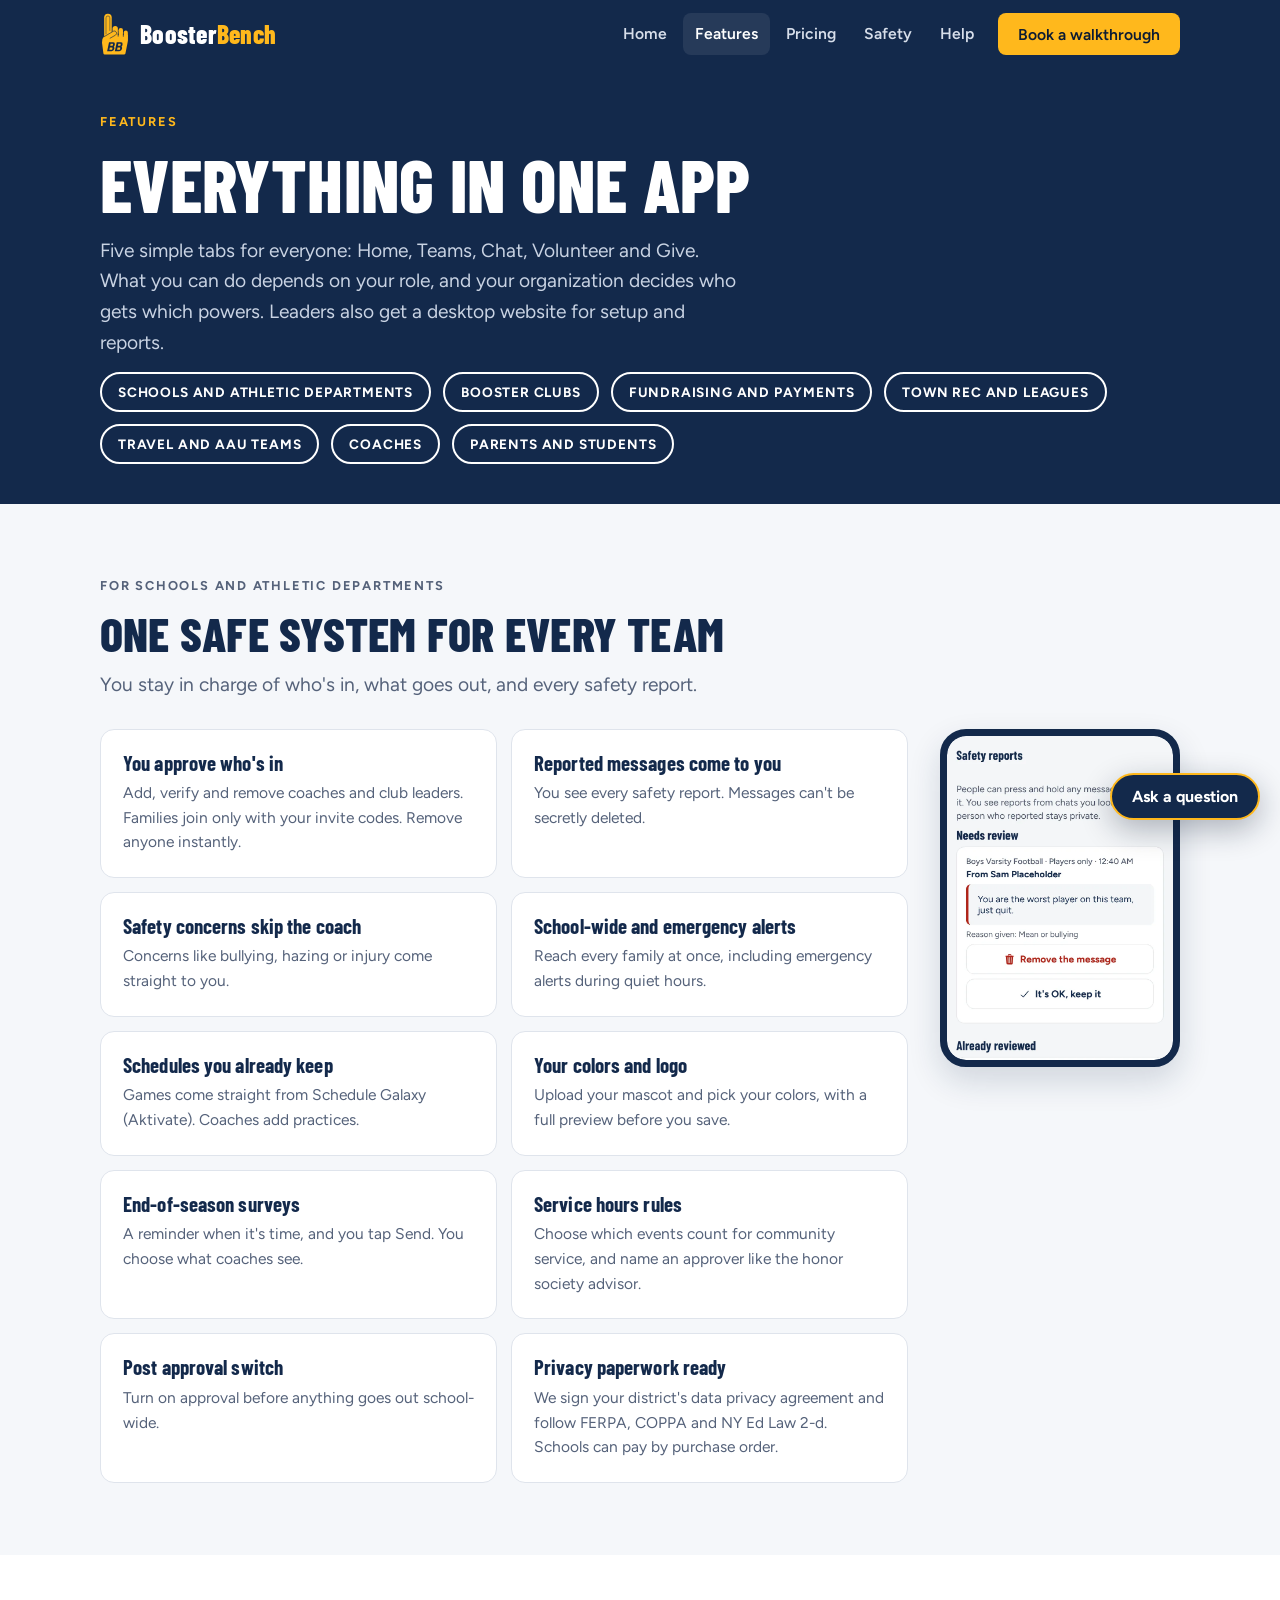
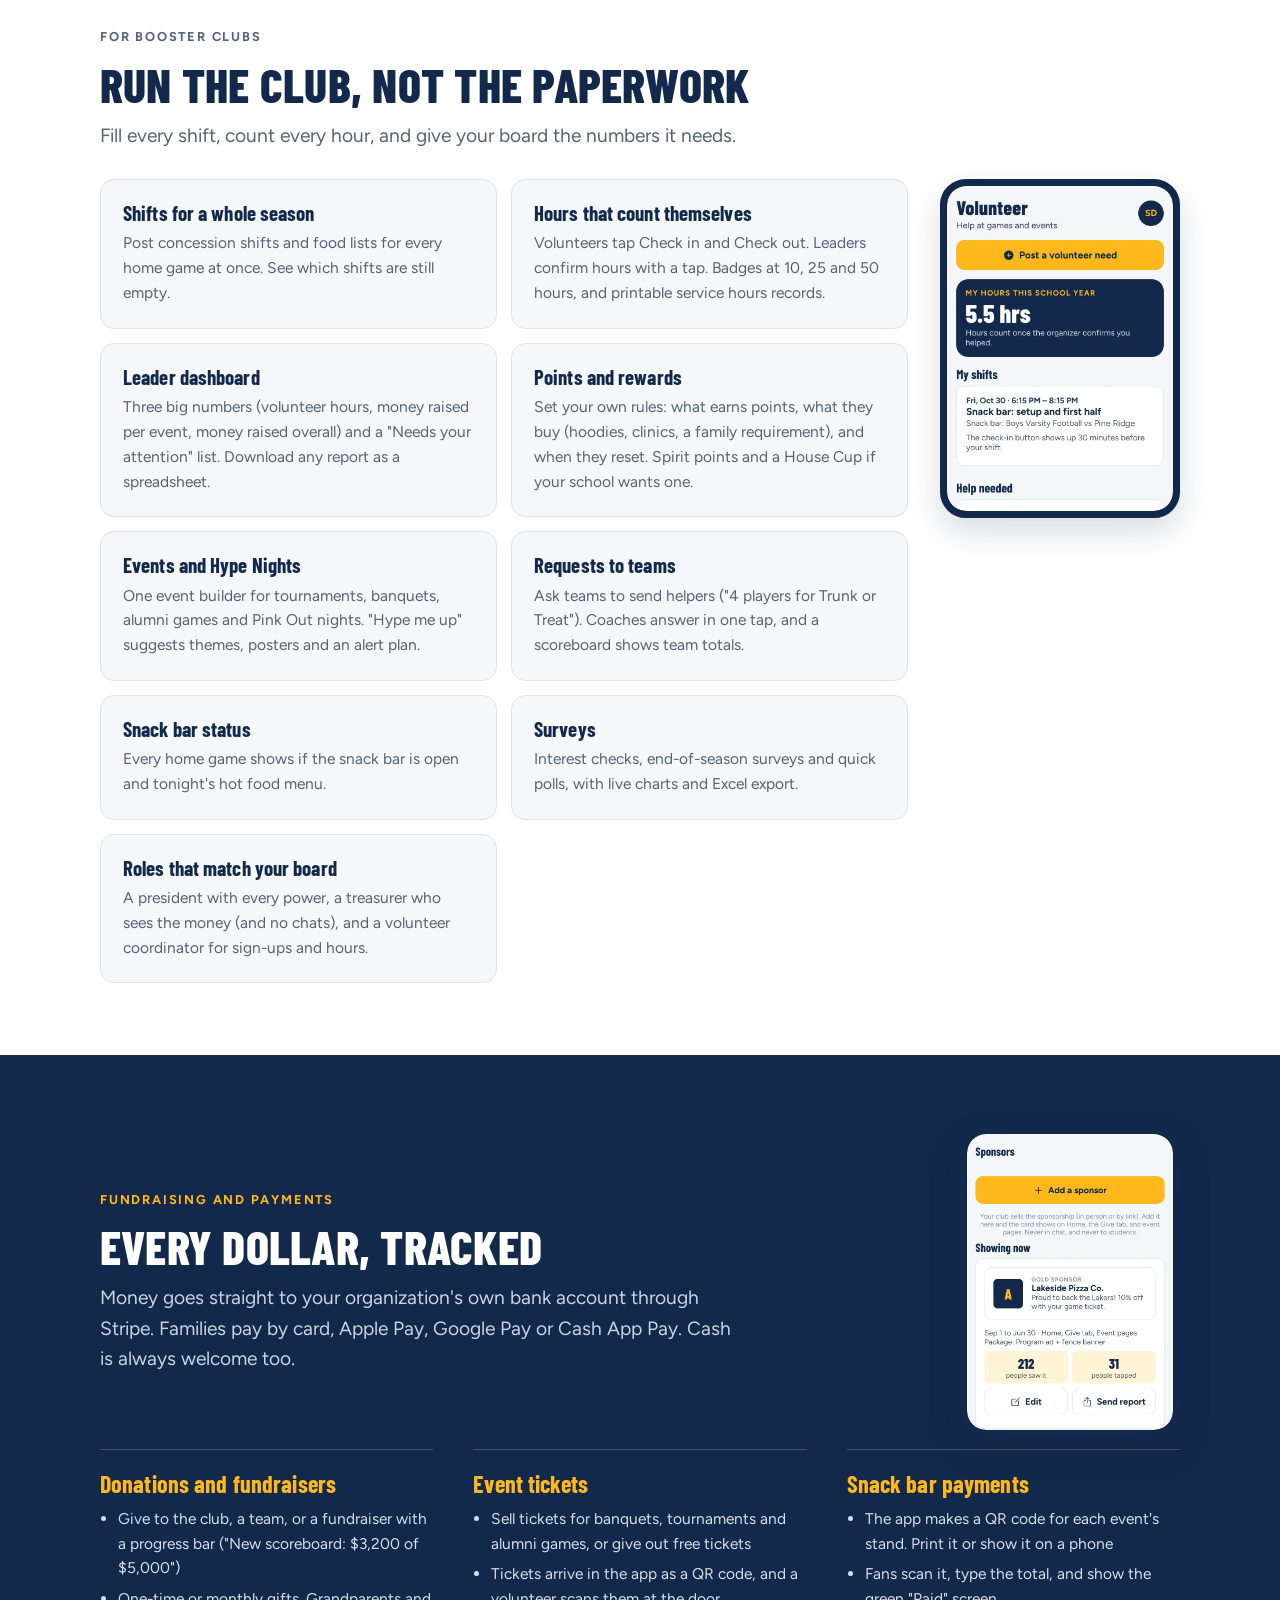
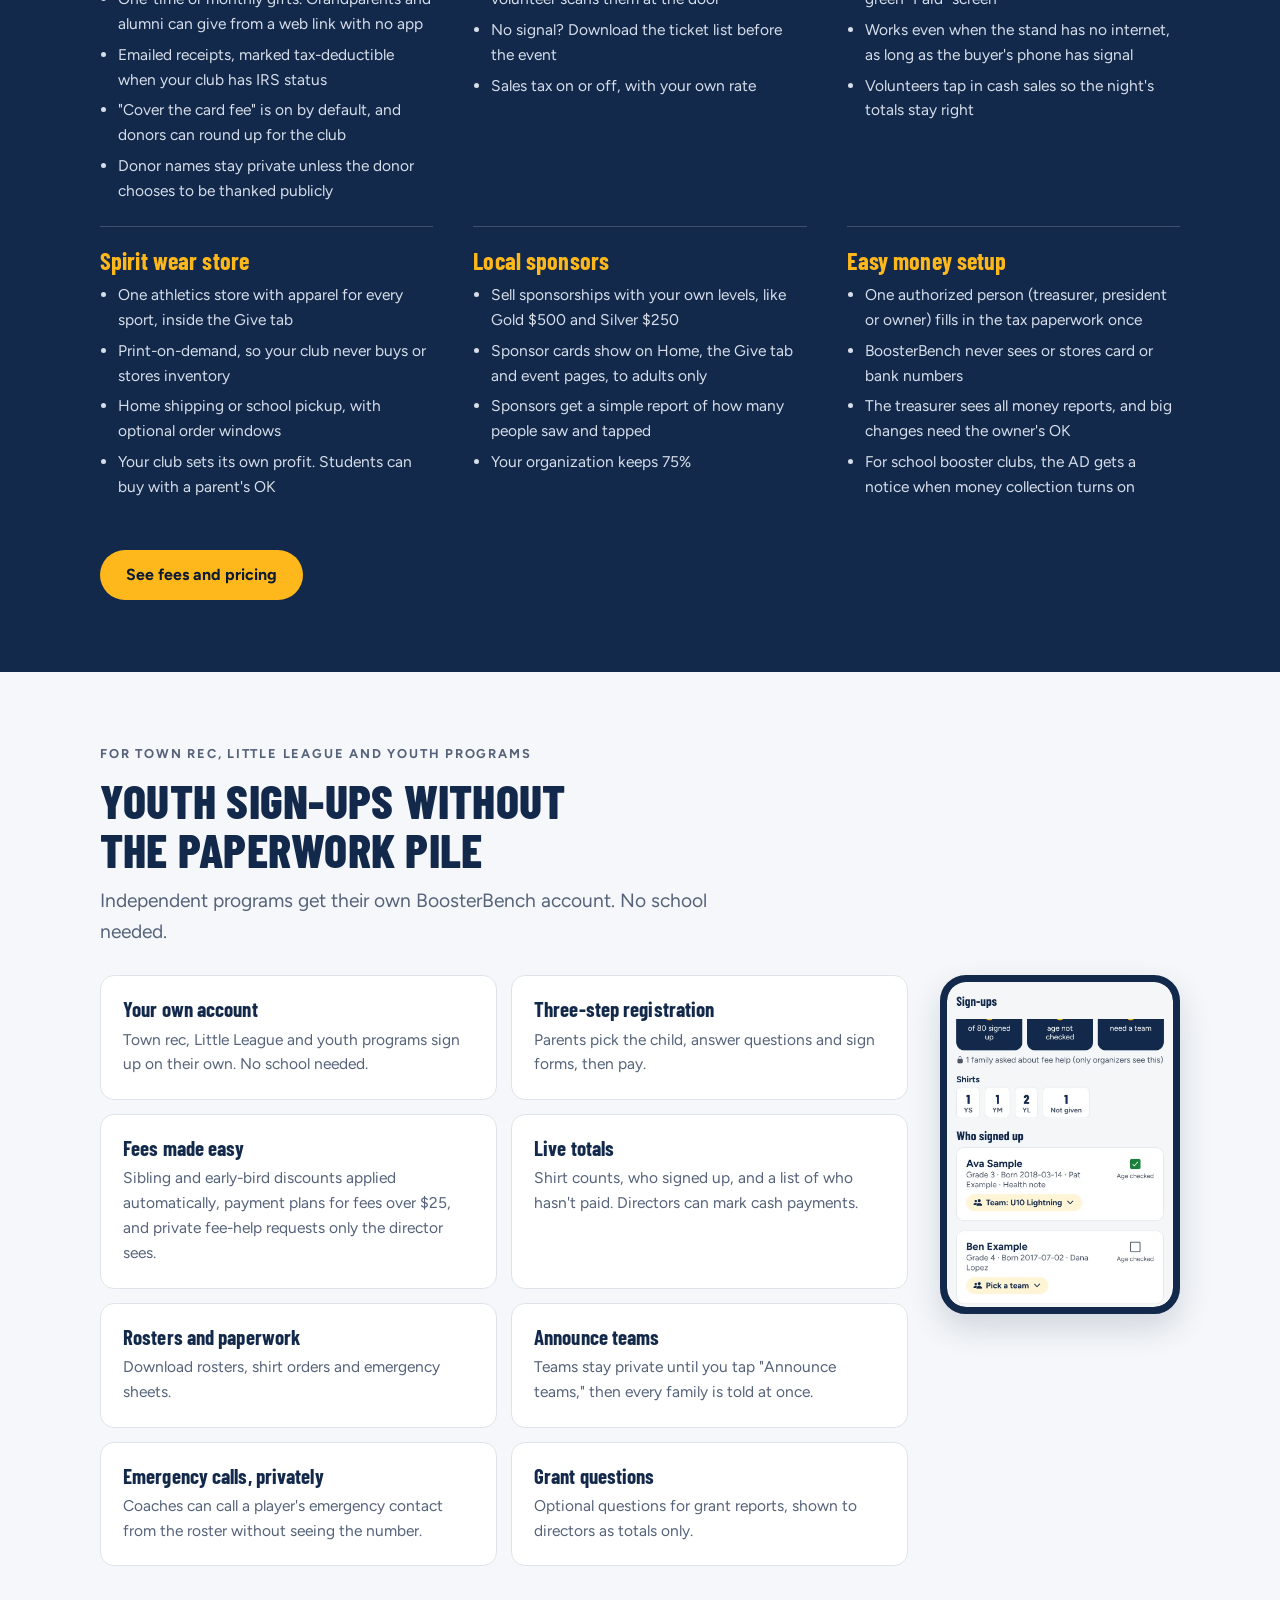
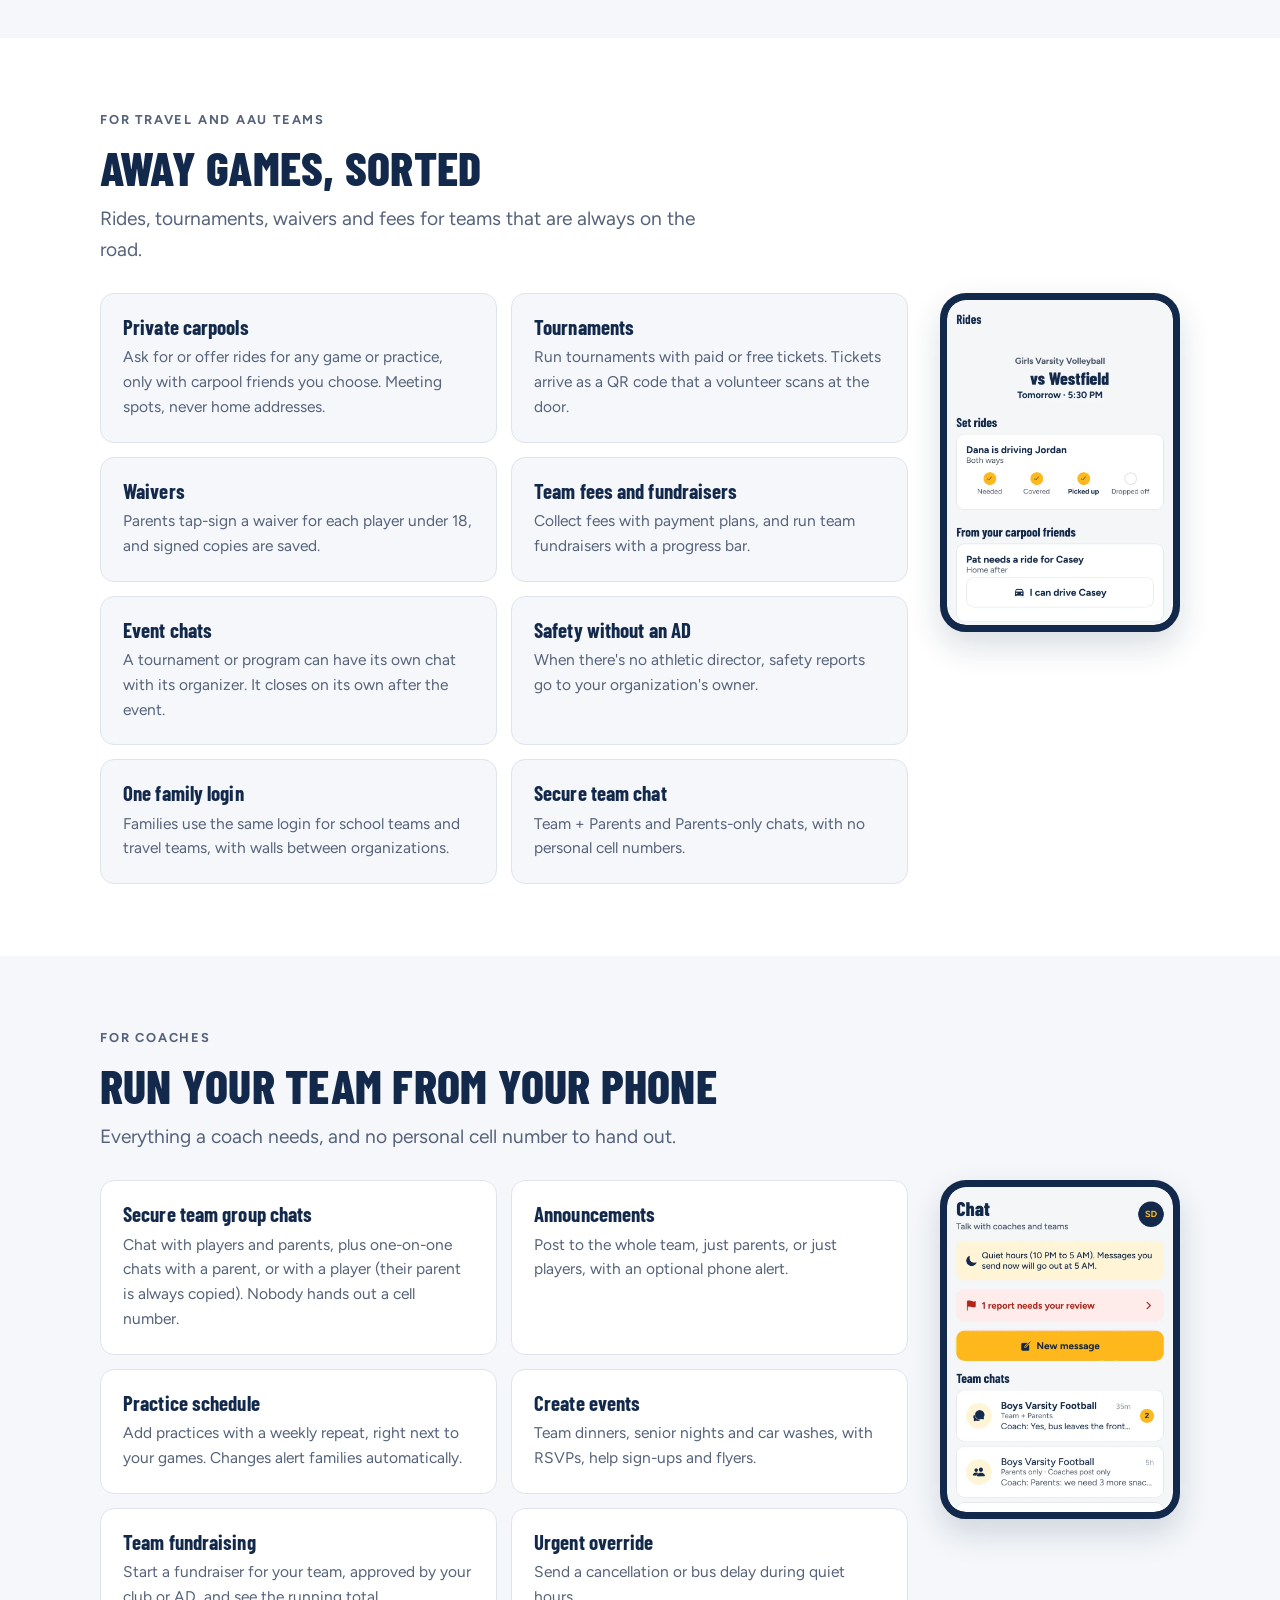
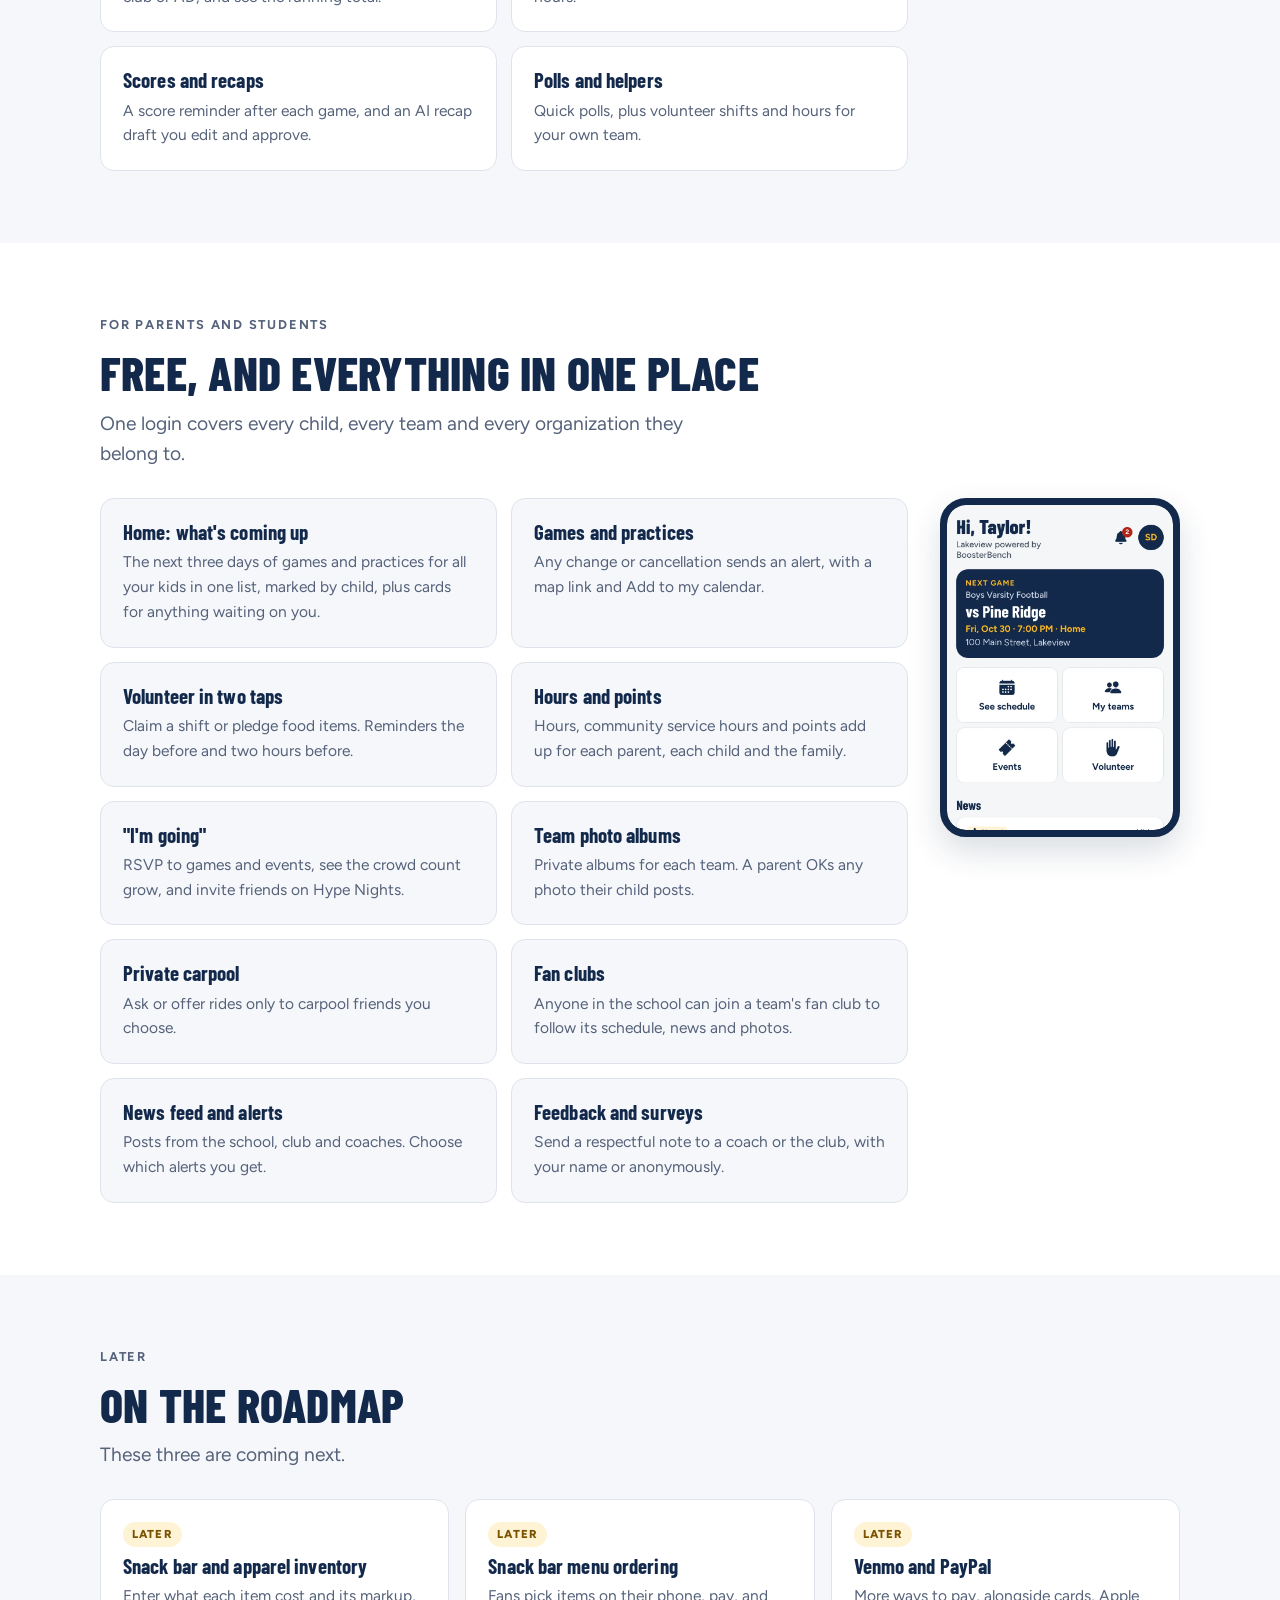
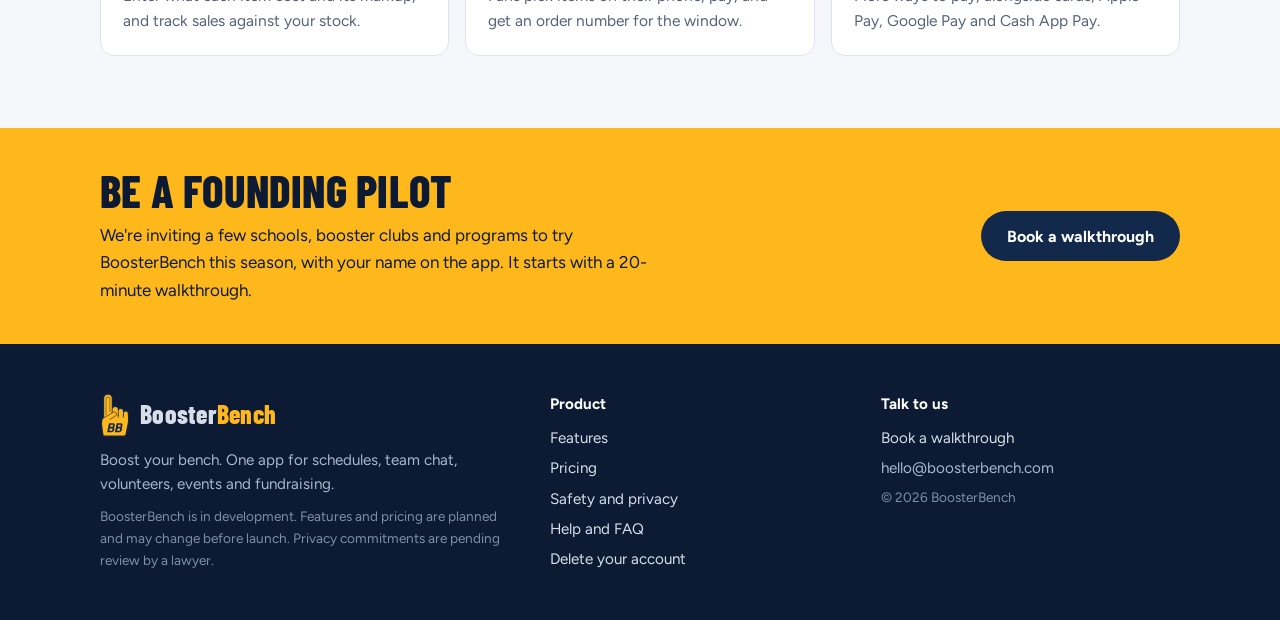
<file: features.html>
<!doctype html>
<html lang="en">
<head>
<meta charset="utf-8">
<meta name="viewport" content="width=device-width, initial-scale=1, viewport-fit=cover">
<meta name="claude:viewport-fit-sides" content="cover">
<title>BoosterBench Features</title>
<meta name="description" content="Everything BoosterBench does for booster clubs, schools, town rec and travel teams, coaches and families: schedules, chat, volunteers, sign-ups, events, tickets, snack bar, donations, apparel, sponsors and more.">
<meta property="og:title" content="BoosterBench Features">
<meta property="og:description" content="Everything BoosterBench does for booster clubs, schools, town rec and travel teams, coaches and families: schedules, chat, volunteers, sign-ups, events, tickets, snack bar, donations, apparel, sponsors and more.">
<meta property="og:type" content="website">
<meta property="og:url" content="https://boosterbench.com/features.html">
<meta property="og:image" content="https://boosterbench.com/assets/app-icon.png">
<meta name="theme-color" content="#13294B">
<link rel="canonical" href="https://boosterbench.com/features.html">
<link rel="icon" type="image/png" href="assets/favicon.png">
<link rel="apple-touch-icon" href="assets/apple-touch-icon.png">
<link rel="preconnect" href="https://fonts.googleapis.com">
<link rel="preconnect" href="https://fonts.gstatic.com" crossorigin>
<link rel="stylesheet" href="https://fonts.googleapis.com/css2?family=Barlow+Condensed:wght@600;700;800&family=Figtree:wght@400;500;600;700;800&display=swap">
<link rel="stylesheet" href="assets/site.css?v=fc9a400f">
</head>
<body>
<a href="#main" class="hp">Skip to content</a>
<header class="site-header">
  <div class="wrap">
    <a class="brand" href="index.html" aria-label="BoosterBench home"><img src="assets/logo.svg" alt="" width="30" height="46"><span>Booster<b>Bench</b></span></a>
    <button class="menu-btn" type="button" aria-controls="site-nav" aria-expanded="false">Menu</button>
    <nav class="nav" id="site-nav" aria-label="Main">
      <a href="index.html">Home</a>
      <a href="features.html" aria-current="page">Features</a>
      <a href="pricing.html">Pricing</a>
      <a href="safety.html">Safety</a>
      <a href="help.html">Help</a>
      <a class="btn btn-gold" href="contact.html">Book a walkthrough</a>
    </nav>
  </div>
</header>
<main id="main">
<section class="page-head">
  <div class="wrap">
    <p class="eyebrow">Features</p>
    <h1>Everything in one app</h1>
    <p class="lede">Five simple tabs for everyone: Home, Teams, Chat, Volunteer and Give. What you can do depends on your role, and your organization decides who gets which powers. Leaders also get a desktop website for setup and reports.</p>
    <nav class="btn-row" aria-label="Jump to">
      <a class="btn btn-line" href="#schools">Schools and athletic departments</a>
      <a class="btn btn-line" href="#clubs">Booster clubs</a>
      <a class="btn btn-line" href="#money">Fundraising and payments</a>
      <a class="btn btn-line" href="#programs">Town rec and leagues</a>
      <a class="btn btn-line" href="#travel">Travel and AAU teams</a>
      <a class="btn btn-line" href="#coaches">Coaches</a>
      <a class="btn btn-line" href="#families">Parents and students</a>
    </nav>
  </div>
</section>
<section class="section" id="schools">
  <div class="wrap">
    <div class="section-head">
      <p class="eyebrow">For schools and athletic departments</p>
      <h2>One safe system for every team</h2>
      <p class="lede">You stay in charge of who's in, what goes out, and every safety report.</p>
    </div>
    <div class="feat-split">
      <div class="grid-2">
        <div class="tile"><h3>You approve who's in</h3><p>Add, verify and remove coaches and club leaders. Families join only with your invite codes. Remove anyone instantly.</p></div>
        <div class="tile"><h3>Reported messages come to you</h3><p>You see every safety report. Messages can't be secretly deleted.</p></div>
        <div class="tile"><h3>Safety concerns skip the coach</h3><p>Concerns like bullying, hazing or injury come straight to you.</p></div>
        <div class="tile"><h3>School-wide and emergency alerts</h3><p>Reach every family at once, including emergency alerts during quiet hours.</p></div>
        <div class="tile"><h3>Schedules you already keep</h3><p>Games come straight from Schedule Galaxy (Aktivate). Coaches add practices.</p></div>
        <div class="tile"><h3>Your colors and logo</h3><p>Upload your mascot and pick your colors, with a full preview before you save.</p></div>
        <div class="tile"><h3>End-of-season surveys</h3><p>A reminder when it's time, and you tap Send. You choose what coaches see.</p></div>
        <div class="tile"><h3>Service hours rules</h3><p>Choose which events count for community service, and name an approver like the honor society advisor.</p></div>
        <div class="tile"><h3>Post approval switch</h3><p>Turn on approval before anything goes out school-wide.</p></div>
        <div class="tile"><h3>Privacy paperwork ready</h3><p>We sign your district's data privacy agreement and follow FERPA, COPPA and NY Ed Law 2-d. Schools can pay by purchase order.</p></div>
      </div>
      <div class="split-shot"><div class="feature-shot"><img src="assets/img/reports.webp" alt="The Safety reports screen with a reported message waiting for review" width="390" height="700" loading="lazy"></div></div>
    </div>
  </div>
</section>
<section class="section tint" id="clubs">
  <div class="wrap">
    <div class="section-head">
      <p class="eyebrow">For booster clubs</p>
      <h2>Run the club, not the paperwork</h2>
      <p class="lede">Fill every shift, count every hour, and give your board the numbers it needs.</p>
    </div>
    <div class="feat-split">
      <div class="grid-2">
        <div class="tile"><h3>Shifts for a whole season</h3><p>Post concession shifts and food lists for every home game at once. See which shifts are still empty.</p></div>
        <div class="tile"><h3>Hours that count themselves</h3><p>Volunteers tap Check in and Check out. Leaders confirm hours with a tap. Badges at 10, 25 and 50 hours, and printable service hours records.</p></div>
        <div class="tile"><h3>Leader dashboard</h3><p>Three big numbers (volunteer hours, money raised per event, money raised overall) and a "Needs your attention" list. Download any report as a spreadsheet.</p></div>
        <div class="tile"><h3>Points and rewards</h3><p>Set your own rules: what earns points, what they buy (hoodies, clinics, a family requirement), and when they reset. Spirit points and a House Cup if your school wants one.</p></div>
        <div class="tile"><h3>Events and Hype Nights</h3><p>One event builder for tournaments, banquets, alumni games and Pink Out nights. "Hype me up" suggests themes, posters and an alert plan.</p></div>
        <div class="tile"><h3>Requests to teams</h3><p>Ask teams to send helpers ("4 players for Trunk or Treat"). Coaches answer in one tap, and a scoreboard shows team totals.</p></div>
        <div class="tile"><h3>Snack bar status</h3><p>Every home game shows if the snack bar is open and tonight's hot food menu.</p></div>
        <div class="tile"><h3>Surveys</h3><p>Interest checks, end-of-season surveys and quick polls, with live charts and Excel export.</p></div>
        <div class="tile"><h3>Roles that match your board</h3><p>A president with every power, a treasurer who sees the money (and no chats), and a volunteer coordinator for sign-ups and hours.</p></div>
      </div>
      <div class="split-shot"><div class="feature-shot"><img src="assets/img/volunteer.webp" alt="The Volunteer tab showing hours this school year and open snack bar shifts" width="390" height="700" loading="lazy"></div></div>
    </div>
  </div>
</section>

<section class="section band" id="money">
  <div class="wrap">
    <div class="money-head">
      <div class="section-head">
        <p class="eyebrow">Fundraising and payments</p>
        <h2>Every dollar, tracked</h2>
        <p class="lede">Money goes straight to your organization's own bank account through Stripe. Families pay by card, Apple Pay, Google Pay or Cash App Pay. Cash is always welcome too.</p>
      </div>
      <div class="split-shot"><div class="feature-shot"><img src="assets/img/sponsors.webp" alt="The Sponsors screen showing a gold sponsor card and how many people saw and tapped it" width="390" height="700" loading="lazy"></div></div>
    </div>
    <div class="money-grid">
      <article class="money-item">
        <h3>Donations and fundraisers</h3>
        <ul>
          <li>Give to the club, a team, or a fundraiser with a progress bar ("New scoreboard: $3,200 of $5,000")</li>
          <li>One-time or monthly gifts. Grandparents and alumni can give from a web link with no app</li>
          <li>Emailed receipts, marked tax-deductible when your club has IRS status</li>
          <li>"Cover the card fee" is on by default, and donors can round up for the club</li>
          <li>Donor names stay private unless the donor chooses to be thanked publicly</li>
        </ul>
      </article>
      <article class="money-item">
        <h3>Event tickets</h3>
        <ul>
          <li>Sell tickets for banquets, tournaments and alumni games, or give out free tickets</li>
          <li>Tickets arrive in the app as a QR code, and a volunteer scans them at the door</li>
          <li>No signal? Download the ticket list before the event</li>
          <li>Sales tax on or off, with your own rate</li>
        </ul>
      </article>
      <article class="money-item">
        <h3>Snack bar payments</h3>
        <ul>
          <li>The app makes a QR code for each event's stand. Print it or show it on a phone</li>
          <li>Fans scan it, type the total, and show the green "Paid" screen</li>
          <li>Works even when the stand has no internet, as long as the buyer's phone has signal</li>
          <li>Volunteers tap in cash sales so the night's totals stay right</li>
        </ul>
      </article>
      <article class="money-item">
        <h3>Spirit wear store</h3>
        <ul>
          <li>One athletics store with apparel for every sport, inside the Give tab</li>
          <li>Print-on-demand, so your club never buys or stores inventory</li>
          <li>Home shipping or school pickup, with optional order windows</li>
          <li>Your club sets its own profit. Students can buy with a parent's OK</li>
        </ul>
      </article>
      <article class="money-item">
        <h3>Local sponsors</h3>
        <ul>
          <li>Sell sponsorships with your own levels, like Gold $500 and Silver $250</li>
          <li>Sponsor cards show on Home, the Give tab and event pages, to adults only</li>
          <li>Sponsors get a simple report of how many people saw and tapped</li>
          <li>Your organization keeps 75%</li>
        </ul>
      </article>
      <article class="money-item">
        <h3>Easy money setup</h3>
        <ul>
          <li>One authorized person (treasurer, president or owner) fills in the tax paperwork once</li>
          <li>BoosterBench never sees or stores card or bank numbers</li>
          <li>The treasurer sees all money reports, and big changes need the owner's OK</li>
          <li>For school booster clubs, the AD gets a notice when money collection turns on</li>
        </ul>
      </article>
    </div>
    <p style="margin-top:28px"><a class="btn btn-gold" href="pricing.html">See fees and pricing</a></p>
  </div>
</section>
<section class="section" id="programs">
  <div class="wrap">
    <div class="section-head">
      <p class="eyebrow">For town rec, Little League and youth programs</p>
      <h2>Youth sign-ups without the paperwork pile</h2>
      <p class="lede">Independent programs get their own BoosterBench account. No school needed.</p>
    </div>
    <div class="feat-split">
      <div class="grid-2">
        <div class="tile"><h3>Your own account</h3><p>Town rec, Little League and youth programs sign up on their own. No school needed.</p></div>
        <div class="tile"><h3>Three-step registration</h3><p>Parents pick the child, answer questions and sign forms, then pay.</p></div>
        <div class="tile"><h3>Fees made easy</h3><p>Sibling and early-bird discounts applied automatically, payment plans for fees over $25, and private fee-help requests only the director sees.</p></div>
        <div class="tile"><h3>Live totals</h3><p>Shirt counts, who signed up, and a list of who hasn't paid. Directors can mark cash payments.</p></div>
        <div class="tile"><h3>Rosters and paperwork</h3><p>Download rosters, shirt orders and emergency sheets.</p></div>
        <div class="tile"><h3>Announce teams</h3><p>Teams stay private until you tap "Announce teams," then every family is told at once.</p></div>
        <div class="tile"><h3>Emergency calls, privately</h3><p>Coaches can call a player's emergency contact from the roster without seeing the number.</p></div>
        <div class="tile"><h3>Grant questions</h3><p>Optional questions for grant reports, shown to directors as totals only.</p></div>
      </div>
      <div class="split-shot"><div class="feature-shot"><img src="assets/img/signups.webp" alt="A program leader's sign-up list with shirt sizes and players to place on teams" width="390" height="700" loading="lazy"></div></div>
    </div>
  </div>
</section>
<section class="section tint" id="travel">
  <div class="wrap">
    <div class="section-head">
      <p class="eyebrow">For travel and AAU teams</p>
      <h2>Away games, sorted</h2>
      <p class="lede">Rides, tournaments, waivers and fees for teams that are always on the road.</p>
    </div>
    <div class="feat-split">
      <div class="grid-2">
        <div class="tile"><h3>Private carpools</h3><p>Ask for or offer rides for any game or practice, only with carpool friends you choose. Meeting spots, never home addresses.</p></div>
        <div class="tile"><h3>Tournaments</h3><p>Run tournaments with paid or free tickets. Tickets arrive as a QR code that a volunteer scans at the door.</p></div>
        <div class="tile"><h3>Waivers</h3><p>Parents tap-sign a waiver for each player under 18, and signed copies are saved.</p></div>
        <div class="tile"><h3>Team fees and fundraisers</h3><p>Collect fees with payment plans, and run team fundraisers with a progress bar.</p></div>
        <div class="tile"><h3>Event chats</h3><p>A tournament or program can have its own chat with its organizer. It closes on its own after the event.</p></div>
        <div class="tile"><h3>Safety without an AD</h3><p>When there's no athletic director, safety reports go to your organization's owner.</p></div>
        <div class="tile"><h3>One family login</h3><p>Families use the same login for school teams and travel teams, with walls between organizations.</p></div>
        <div class="tile"><h3>Secure team chat</h3><p>Team + Parents and Parents-only chats, with no personal cell numbers.</p></div>
      </div>
      <div class="split-shot"><div class="feature-shot"><img src="assets/img/rides.webp" alt="The Rides screen for an away game, showing a ride in progress and open seats" width="390" height="700" loading="lazy"></div></div>
    </div>
  </div>
</section>
<section class="section" id="coaches">
  <div class="wrap">
    <div class="section-head">
      <p class="eyebrow">For coaches</p>
      <h2>Run your team from your phone</h2>
      <p class="lede">Everything a coach needs, and no personal cell number to hand out.</p>
    </div>
    <div class="feat-split">
      <div class="grid-2">
        <div class="tile"><h3>Secure team group chats</h3><p>Chat with players and parents, plus one-on-one chats with a parent, or with a player (their parent is always copied). Nobody hands out a cell number.</p></div>
        <div class="tile"><h3>Announcements</h3><p>Post to the whole team, just parents, or just players, with an optional phone alert.</p></div>
        <div class="tile"><h3>Practice schedule</h3><p>Add practices with a weekly repeat, right next to your games. Changes alert families automatically.</p></div>
        <div class="tile"><h3>Create events</h3><p>Team dinners, senior nights and car washes, with RSVPs, help sign-ups and flyers.</p></div>
        <div class="tile"><h3>Team fundraising</h3><p>Start a fundraiser for your team, approved by your club or AD, and see the running total.</p></div>
        <div class="tile"><h3>Urgent override</h3><p>Send a cancellation or bus delay during quiet hours.</p></div>
        <div class="tile"><h3>Scores and recaps</h3><p>A score reminder after each game, and an AI recap draft you edit and approve.</p></div>
        <div class="tile"><h3>Polls and helpers</h3><p>Quick polls, plus volunteer shifts and hours for your own team.</p></div>
      </div>
      <div class="split-shot"><div class="feature-shot"><img src="assets/img/chat.webp" alt="The Chat tab with secure team chats for players and parents" width="390" height="700" loading="lazy"></div></div>
    </div>
  </div>
</section>
<section class="section tint" id="families">
  <div class="wrap">
    <div class="section-head">
      <p class="eyebrow">For parents and students</p>
      <h2>Free, and everything in one place</h2>
      <p class="lede">One login covers every child, every team and every organization they belong to.</p>
    </div>
    <div class="feat-split">
      <div class="grid-2">
        <div class="tile"><h3>Home: what's coming up</h3><p>The next three days of games and practices for all your kids in one list, marked by child, plus cards for anything waiting on you.</p></div>
        <div class="tile"><h3>Games and practices</h3><p>Any change or cancellation sends an alert, with a map link and Add to my calendar.</p></div>
        <div class="tile"><h3>Volunteer in two taps</h3><p>Claim a shift or pledge food items. Reminders the day before and two hours before.</p></div>
        <div class="tile"><h3>Hours and points</h3><p>Hours, community service hours and points add up for each parent, each child and the family.</p></div>
        <div class="tile"><h3>"I'm going"</h3><p>RSVP to games and events, see the crowd count grow, and invite friends on Hype Nights.</p></div>
        <div class="tile"><h3>Team photo albums</h3><p>Private albums for each team. A parent OKs any photo their child posts.</p></div>
        <div class="tile"><h3>Private carpool</h3><p>Ask or offer rides only to carpool friends you choose.</p></div>
        <div class="tile"><h3>Fan clubs</h3><p>Anyone in the school can join a team's fan club to follow its schedule, news and photos.</p></div>
        <div class="tile"><h3>News feed and alerts</h3><p>Posts from the school, club and coaches. Choose which alerts you get.</p></div>
        <div class="tile"><h3>Feedback and surveys</h3><p>Send a respectful note to a coach or the club, with your name or anonymously.</p></div>
      </div>
      <div class="split-shot"><div class="feature-shot"><img src="assets/img/home.webp" alt="The Home screen with the next game, four big buttons and the news feed" width="390" height="700" loading="lazy"></div></div>
    </div>
  </div>
</section>

<section class="section">
  <div class="wrap">
    <div class="section-head">
      <p class="eyebrow">Later</p>
      <h2>On the roadmap</h2>
      <p class="lede">These three are coming next.</p>
    </div>
    <div class="grid-3">
      <div class="tile"><span class="tag">Later</span><h3>Snack bar and apparel inventory</h3><p>Enter what each item cost and its markup, and track sales against your stock.</p></div>
      <div class="tile"><span class="tag">Later</span><h3>Snack bar menu ordering</h3><p>Fans pick items on their phone, pay, and get an order number for the window.</p></div>
      <div class="tile"><span class="tag">Later</span><h3>Venmo and PayPal</h3><p>More ways to pay, alongside cards, Apple Pay, Google Pay and Cash App Pay.</p></div>
    </div>
  </div>
</section>
<section class="cta">
  <div class="wrap">
    <div class="stack" style="gap:8px">
      <h2>Be a founding pilot</h2>
      <p>We're inviting a few schools, booster clubs and programs to try BoosterBench this season, with your name on the app. It starts with a 20-minute walkthrough.</p>
    </div>
    <a class="btn" href="contact.html">Book a walkthrough</a>
  </div>
</section>
</main>
<footer class="site-footer">
  <div class="wrap">
    <div class="stack" style="gap:10px">
      <a class="brand" href="index.html"><img src="assets/logo.svg" alt="" width="30" height="46"><span>Booster<b>Bench</b></span></a>
      <p>Boost your bench. One app for schedules, team chat, volunteers, events and fundraising.</p>
      <p class="fine">BoosterBench is in development. Features and pricing are planned and may change before launch. Privacy commitments are pending review by a lawyer.</p>
    </div>
    <nav aria-label="Footer">
      <span class="foot-title">Product</span>
      <a href="features.html">Features</a>
      <a href="pricing.html">Pricing</a>
      <a href="safety.html">Safety and privacy</a>
      <a href="help.html">Help and FAQ</a>
      <a href="delete-account.html">Delete your account</a>
    </nav>
    <nav aria-label="Contact">
      <span class="foot-title">Talk to us</span>
      <a href="contact.html">Book a walkthrough</a>
      <span>hello@boosterbench.com</span>
      <span class="fine">© 2026 BoosterBench</span>
    </nav>
  </div>
</footer>
<script src="assets/help-data.js?v=fed3fa1e"></script>
<script src="assets/site.js?v=a4fb6751"></script>
</body>
</html>
</file>
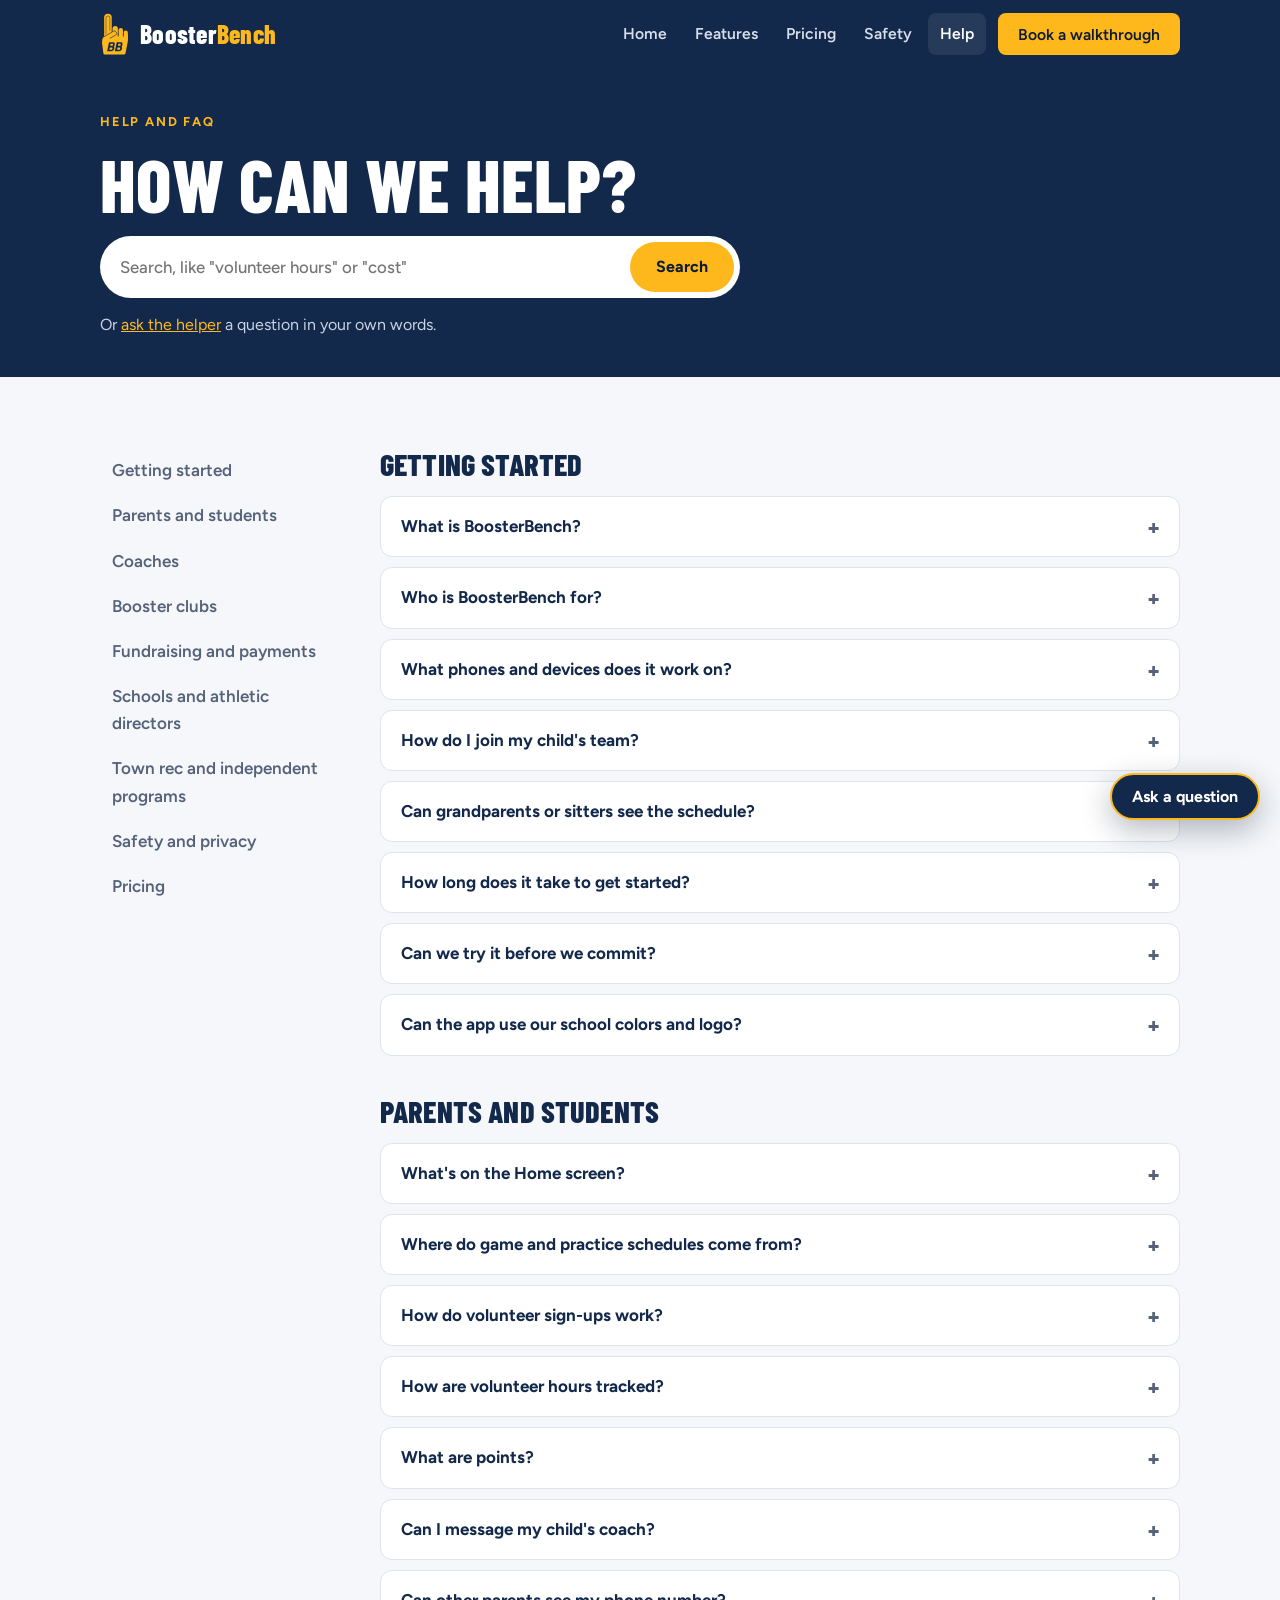
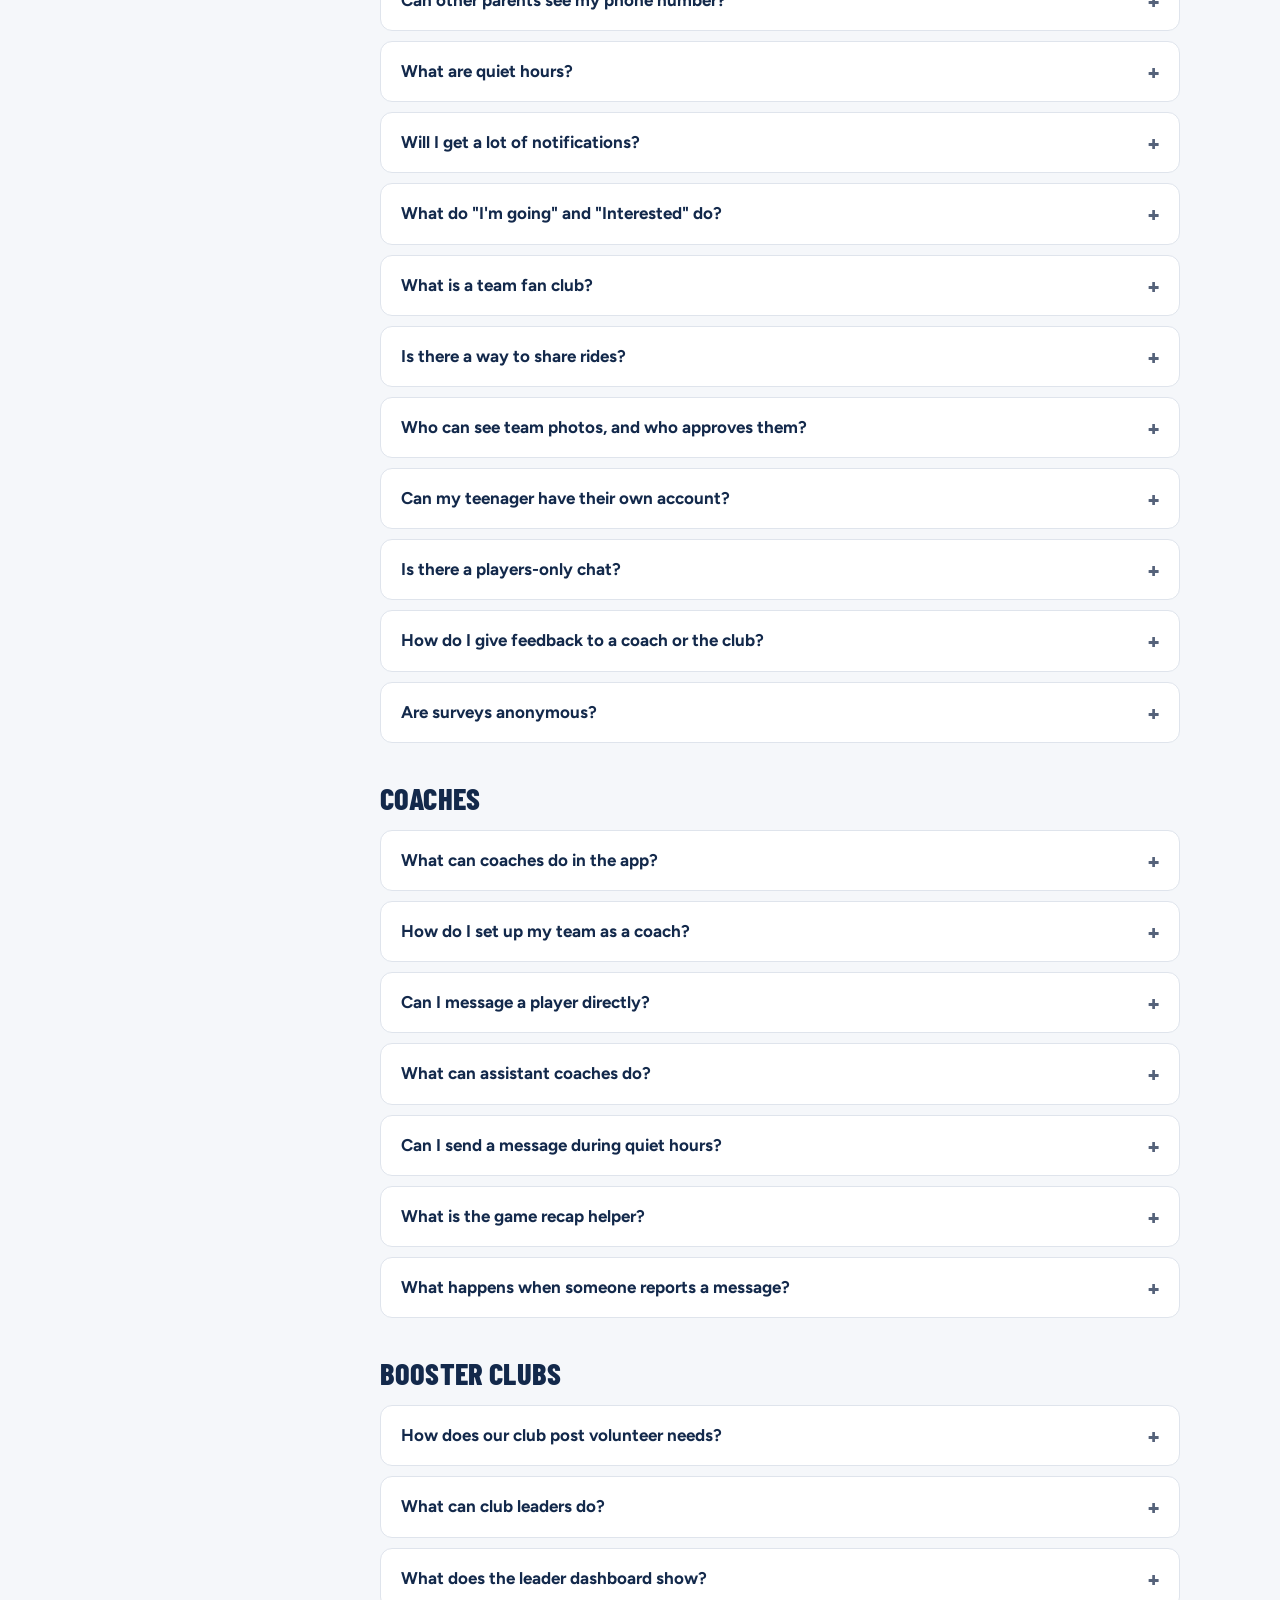
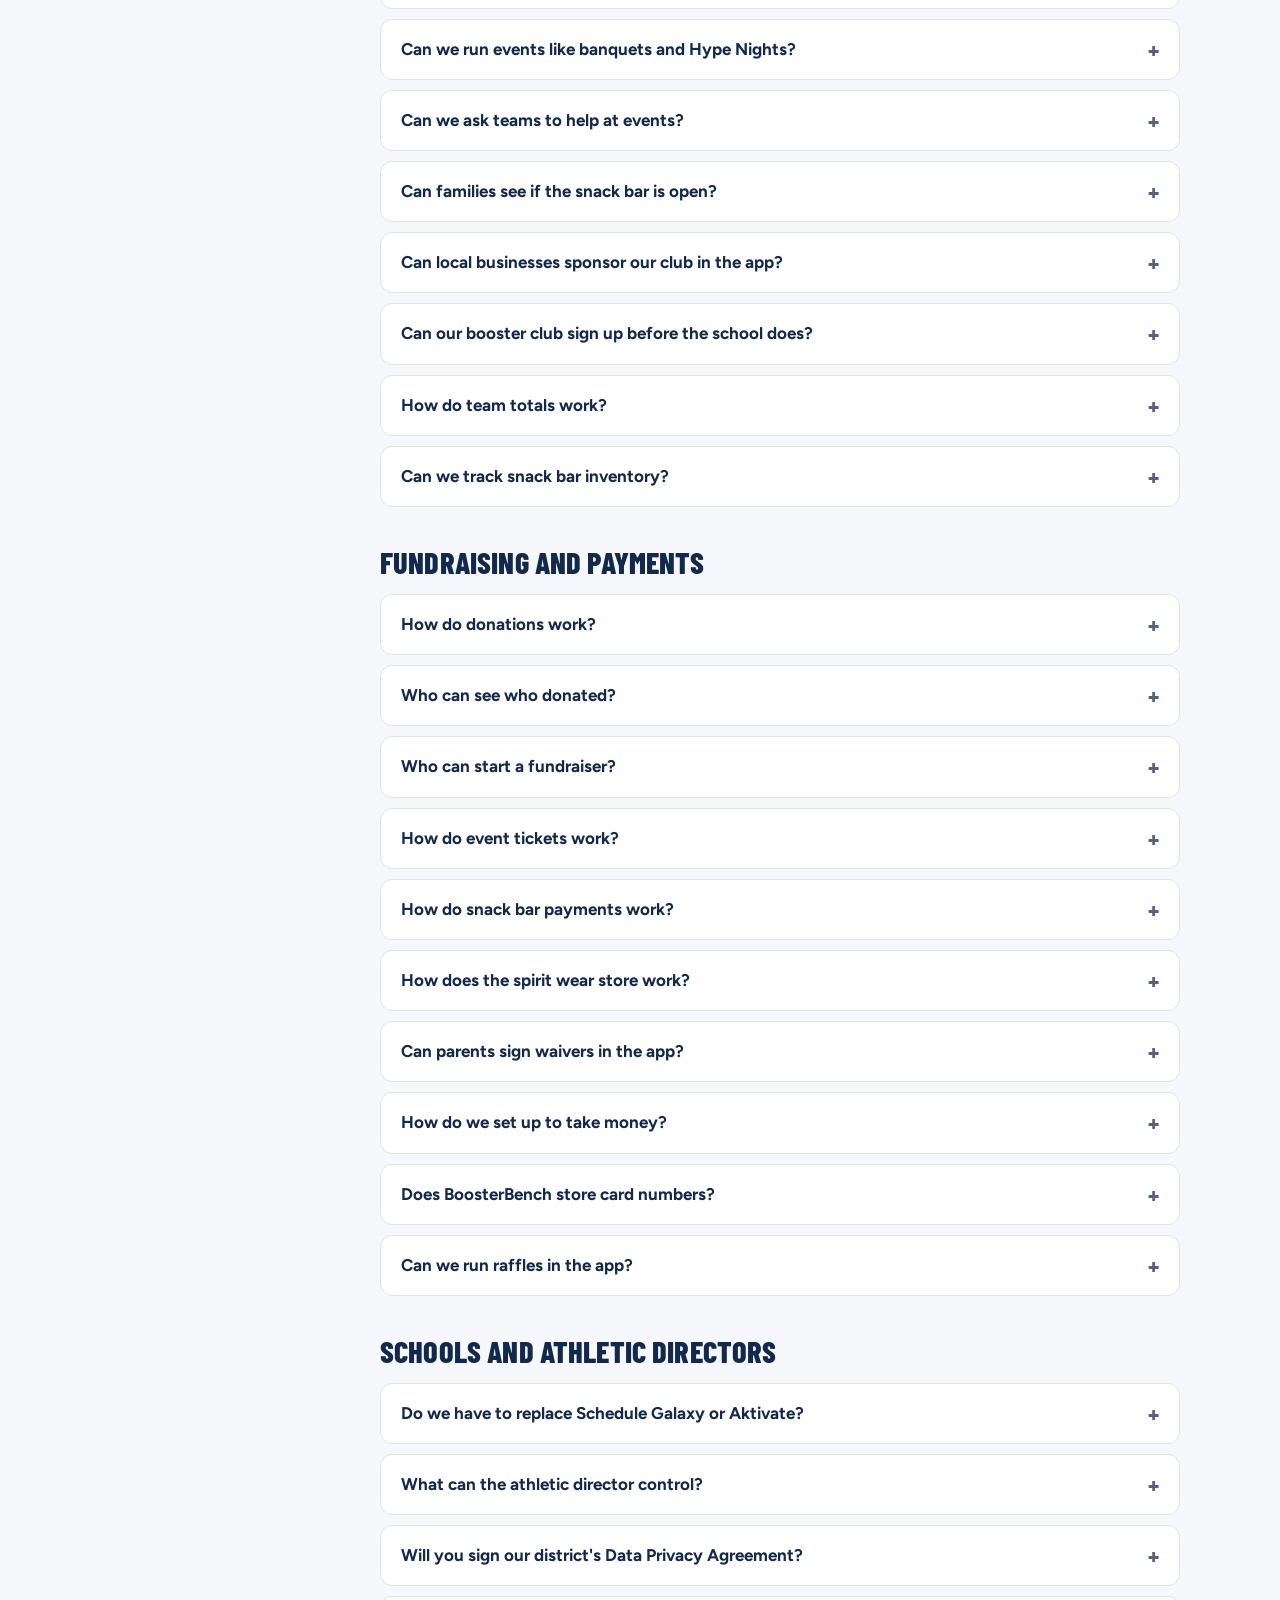
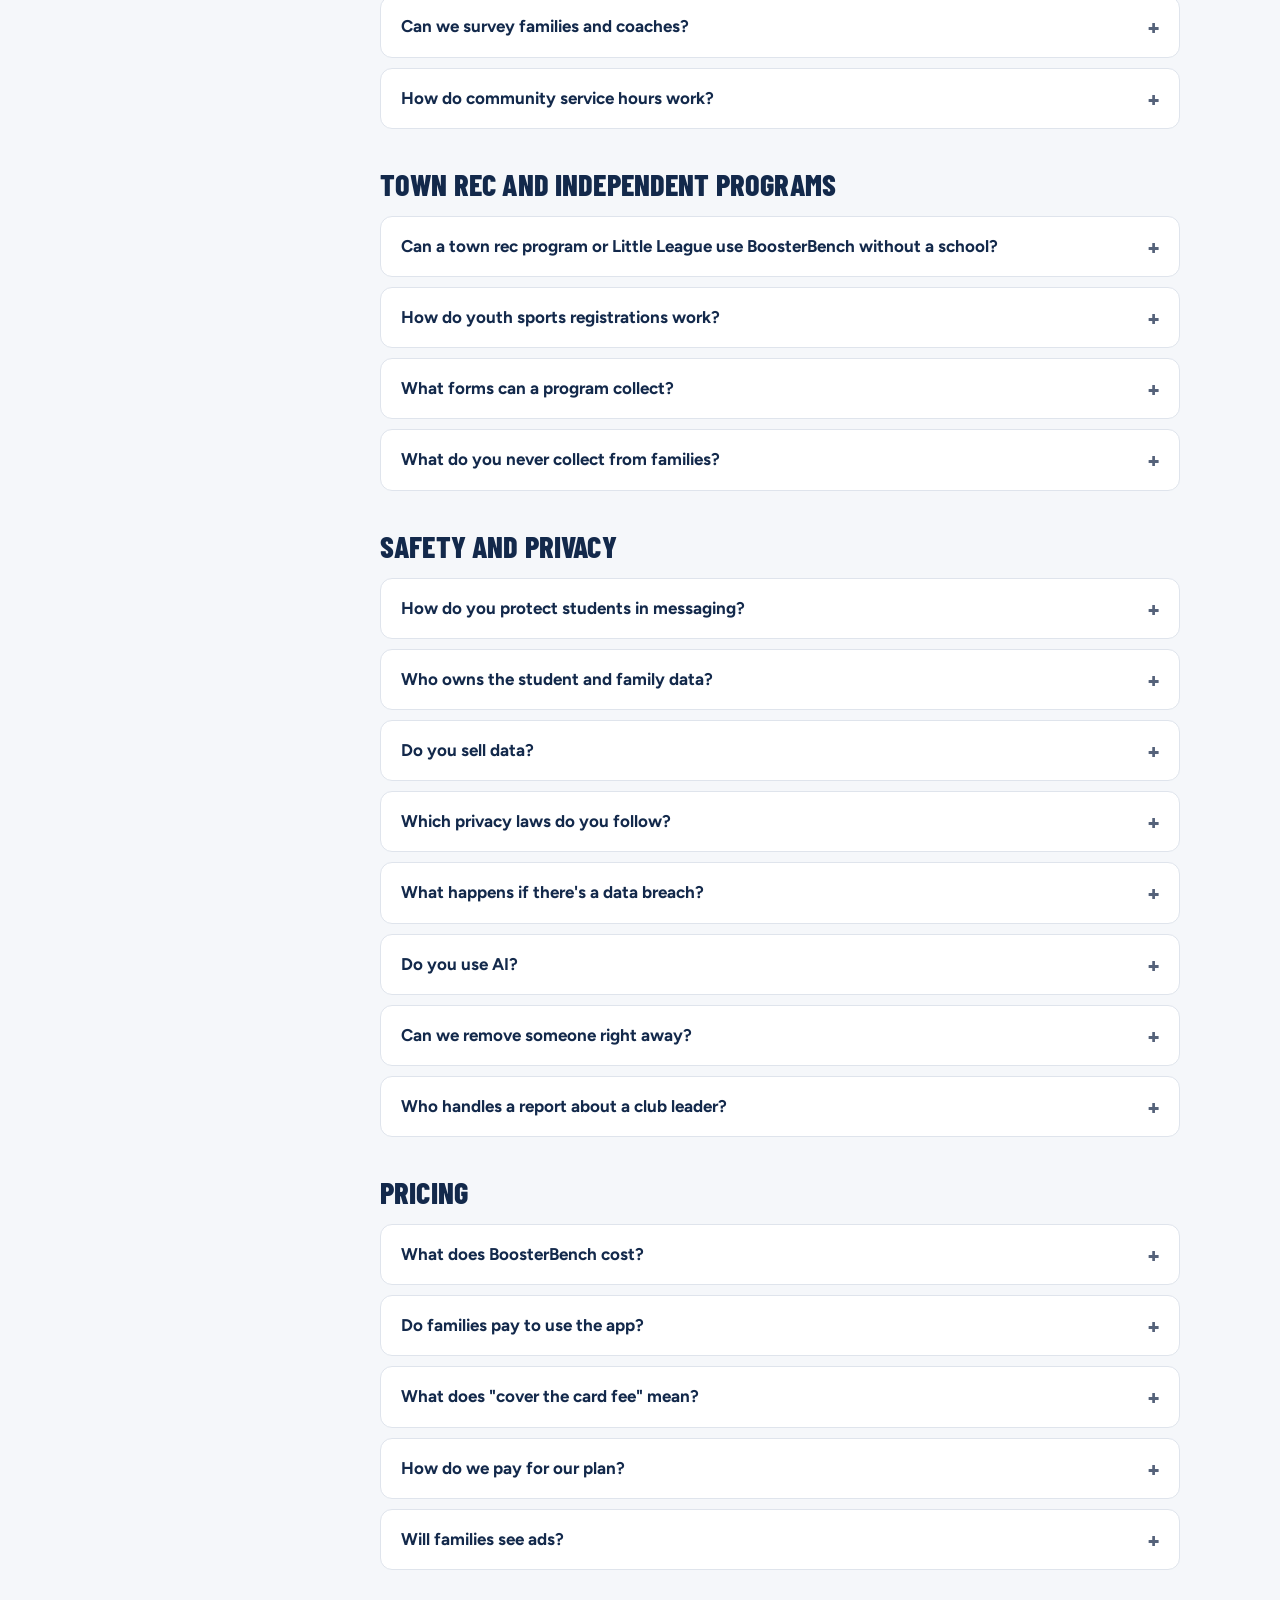
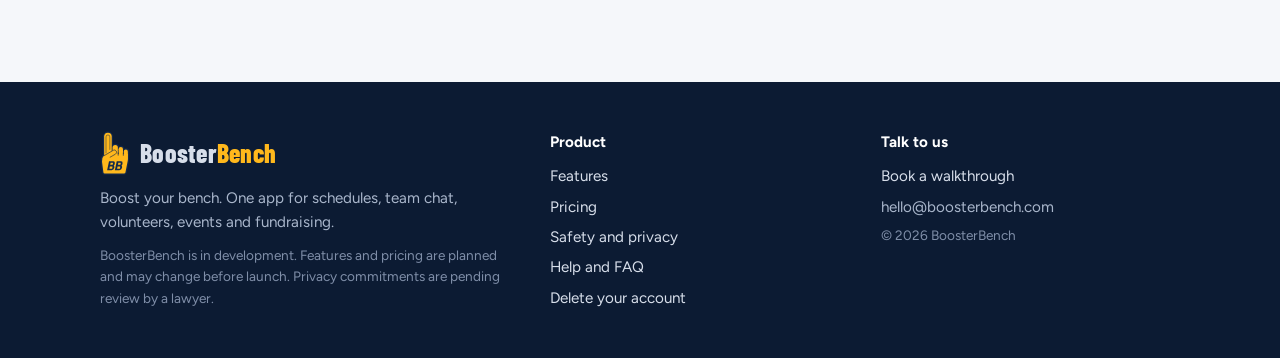
<file: help.html>
<!doctype html>
<html lang="en">
<head>
<meta charset="utf-8">
<meta name="viewport" content="width=device-width, initial-scale=1, viewport-fit=cover">
<meta name="claude:viewport-fit-sides" content="cover">
<title>BoosterBench Help</title>
<meta name="description" content="Answers about BoosterBench for parents, coaches, booster clubs, schools and youth programs. Search the help pages or ask the helper.">
<meta property="og:title" content="BoosterBench Help">
<meta property="og:description" content="Answers about BoosterBench for parents, coaches, booster clubs, schools and youth programs. Search the help pages or ask the helper.">
<meta property="og:type" content="website">
<meta property="og:url" content="https://boosterbench.com/help.html">
<meta property="og:image" content="https://boosterbench.com/assets/app-icon.png">
<meta name="theme-color" content="#13294B">
<link rel="canonical" href="https://boosterbench.com/help.html">
<link rel="icon" type="image/png" href="assets/favicon.png">
<link rel="apple-touch-icon" href="assets/apple-touch-icon.png">
<link rel="preconnect" href="https://fonts.googleapis.com">
<link rel="preconnect" href="https://fonts.gstatic.com" crossorigin>
<link rel="stylesheet" href="https://fonts.googleapis.com/css2?family=Barlow+Condensed:wght@600;700;800&family=Figtree:wght@400;500;600;700;800&display=swap">
<link rel="stylesheet" href="assets/site.css?v=fc9a400f">
</head>
<body>
<a href="#main" class="hp">Skip to content</a>
<header class="site-header">
  <div class="wrap">
    <a class="brand" href="index.html" aria-label="BoosterBench home"><img src="assets/logo.svg" alt="" width="30" height="46"><span>Booster<b>Bench</b></span></a>
    <button class="menu-btn" type="button" aria-controls="site-nav" aria-expanded="false">Menu</button>
    <nav class="nav" id="site-nav" aria-label="Main">
      <a href="index.html">Home</a>
      <a href="features.html">Features</a>
      <a href="pricing.html">Pricing</a>
      <a href="safety.html">Safety</a>
      <a href="help.html" aria-current="page">Help</a>
      <a class="btn btn-gold" href="contact.html">Book a walkthrough</a>
    </nav>
  </div>
</header>
<main id="main">
<section class="page-head">
  <div class="wrap">
    <p class="eyebrow">Help and FAQ</p>
    <h1>How can we help?</h1>
    <form class="search-box" role="search" action="#">
      <label for="help-search" class="hp">Search help</label>
      <input id="help-search" type="search" placeholder="Search, like &quot;volunteer hours&quot; or &quot;cost&quot;" autocomplete="off">
      <button class="btn btn-gold" type="submit">Search</button>
    </form>
    <p class="lede" style="font-size:1rem">Or <a href="#" data-open-helper style="color:var(--gold)">ask the helper</a> a question in your own words.</p>
  </div>
</section>
<section class="section">
  <div class="wrap help-layout">
    <nav class="help-nav" id="help-nav" aria-label="Help topics"></nav>
    <div id="help-list" style="min-width:0"><noscript><p>Turn on JavaScript to see the help pages, or email hello@boosterbench.com.</p></noscript></div>
  </div>
</section>
</main>
<footer class="site-footer">
  <div class="wrap">
    <div class="stack" style="gap:10px">
      <a class="brand" href="index.html"><img src="assets/logo.svg" alt="" width="30" height="46"><span>Booster<b>Bench</b></span></a>
      <p>Boost your bench. One app for schedules, team chat, volunteers, events and fundraising.</p>
      <p class="fine">BoosterBench is in development. Features and pricing are planned and may change before launch. Privacy commitments are pending review by a lawyer.</p>
    </div>
    <nav aria-label="Footer">
      <span class="foot-title">Product</span>
      <a href="features.html">Features</a>
      <a href="pricing.html">Pricing</a>
      <a href="safety.html">Safety and privacy</a>
      <a href="help.html">Help and FAQ</a>
      <a href="delete-account.html">Delete your account</a>
    </nav>
    <nav aria-label="Contact">
      <span class="foot-title">Talk to us</span>
      <a href="contact.html">Book a walkthrough</a>
      <span>hello@boosterbench.com</span>
      <span class="fine">© 2026 BoosterBench</span>
    </nav>
  </div>
</footer>
<script src="assets/help-data.js?v=fed3fa1e"></script>
<script src="assets/site.js?v=a4fb6751"></script>
</body>
</html>
</file>
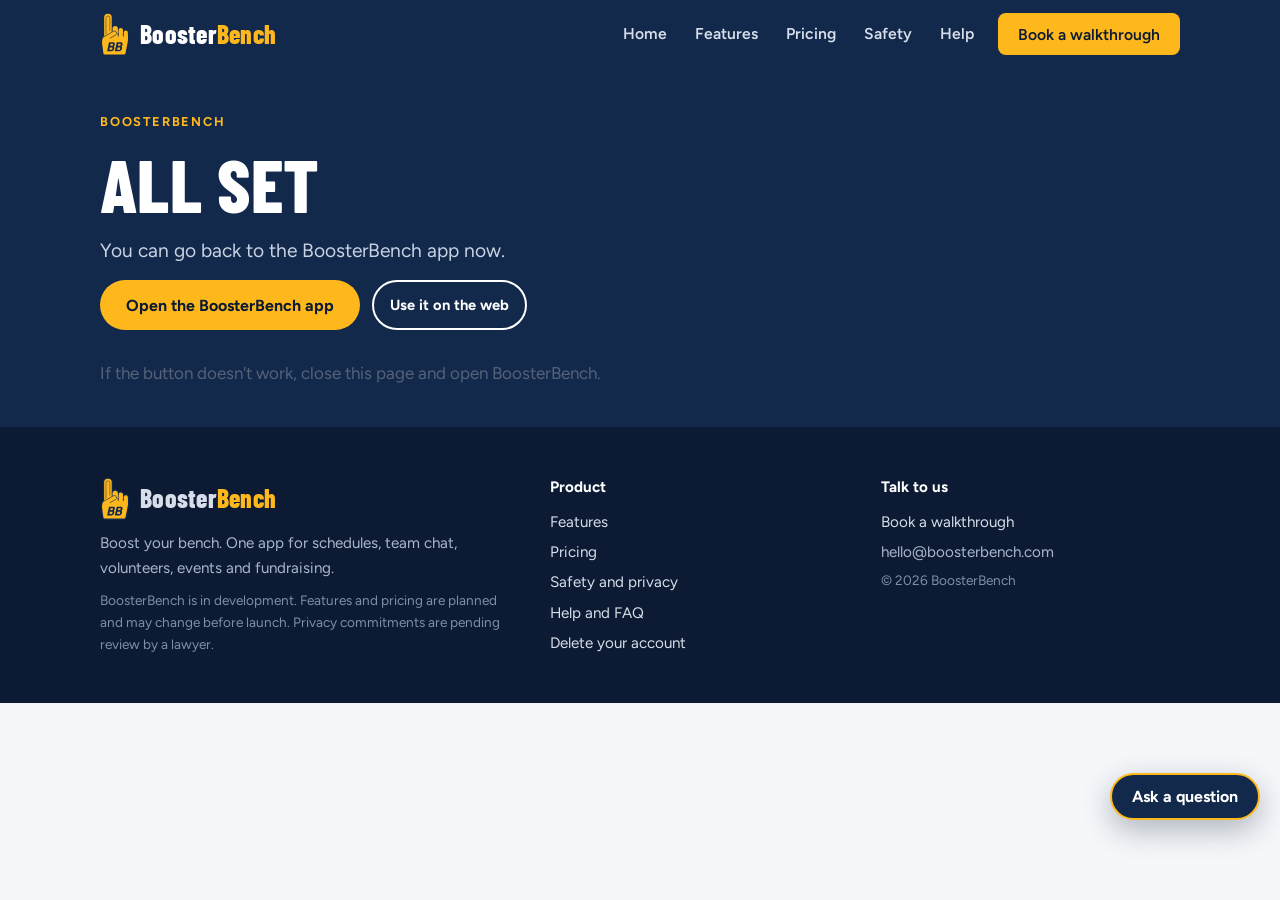
<file: money-return.html>
<!doctype html>
<html lang="en">
<head>
<meta charset="utf-8">
<meta name="viewport" content="width=device-width, initial-scale=1, viewport-fit=cover">
<meta name="claude:viewport-fit-sides" content="cover">
<title>Back to BoosterBench</title>
<meta name="description" content="Return to the BoosterBench app.">
<meta property="og:title" content="Back to BoosterBench">
<meta property="og:description" content="Return to the BoosterBench app.">
<meta property="og:type" content="website">
<meta property="og:url" content="https://boosterbench.com/money-return.html">
<meta property="og:image" content="https://boosterbench.com/assets/app-icon.png">
<meta name="theme-color" content="#13294B">
<link rel="canonical" href="https://boosterbench.com/money-return.html">
<link rel="icon" type="image/png" href="assets/favicon.png">
<link rel="apple-touch-icon" href="assets/apple-touch-icon.png">
<link rel="preconnect" href="https://fonts.googleapis.com">
<link rel="preconnect" href="https://fonts.gstatic.com" crossorigin>
<link rel="stylesheet" href="https://fonts.googleapis.com/css2?family=Barlow+Condensed:wght@600;700;800&family=Figtree:wght@400;500;600;700;800&display=swap">
<link rel="stylesheet" href="assets/site.css?v=fc9a400f">
</head>
<body>
<a href="#main" class="hp">Skip to content</a>
<header class="site-header">
  <div class="wrap">
    <a class="brand" href="index.html" aria-label="BoosterBench home"><img src="assets/logo.svg" alt="" width="30" height="46"><span>Booster<b>Bench</b></span></a>
    <button class="menu-btn" type="button" aria-controls="site-nav" aria-expanded="false">Menu</button>
    <nav class="nav" id="site-nav" aria-label="Main">
      <a href="index.html">Home</a>
      <a href="features.html">Features</a>
      <a href="pricing.html">Pricing</a>
      <a href="safety.html">Safety</a>
      <a href="help.html">Help</a>
      <a class="btn btn-gold" href="contact.html">Book a walkthrough</a>
    </nav>
  </div>
</header>
<main id="main">
<section class="page-head">
  <div class="wrap">
    <p class="eyebrow">BoosterBench</p>
    <h1 id="mr-title">All set</h1>
    <p class="lede" id="mr-text">You can go back to the BoosterBench app now.</p>
    <div class="btn-row"><a class="btn btn-gold" href="boosterbench://">Open the BoosterBench app</a><a class="btn btn-line" href="app/">Use it on the web</a></div>
    <p style="color:var(--muted);margin-top:16px">If the button doesn't work, close this page and open BoosterBench.</p>
  </div>
</section>
<script>
(function () {
  var step = new URLSearchParams(location.search).get('step');
  var t = {
    'gift-done': ['Thank you!', 'Your gift went through. Your receipt is in the app under Give, My gifts.'],
    'gift-cancelled': ['No gift was made', 'You can try again from the Give tab whenever you like.'],
    'bank-done': ['Bank setup sent', 'Go back to BoosterBench and tap "I finished, check again" on the Money setup page.'],
    'bank-again': ['Try that again', 'The Stripe link expired. Go back to Money setup and tap Continue on Stripe.']
  }[step];
  if (t) { document.getElementById('mr-title').textContent = t[0]; document.getElementById('mr-text').textContent = t[1]; }
})();
</script>
</main>
<footer class="site-footer">
  <div class="wrap">
    <div class="stack" style="gap:10px">
      <a class="brand" href="index.html"><img src="assets/logo.svg" alt="" width="30" height="46"><span>Booster<b>Bench</b></span></a>
      <p>Boost your bench. One app for schedules, team chat, volunteers, events and fundraising.</p>
      <p class="fine">BoosterBench is in development. Features and pricing are planned and may change before launch. Privacy commitments are pending review by a lawyer.</p>
    </div>
    <nav aria-label="Footer">
      <span class="foot-title">Product</span>
      <a href="features.html">Features</a>
      <a href="pricing.html">Pricing</a>
      <a href="safety.html">Safety and privacy</a>
      <a href="help.html">Help and FAQ</a>
      <a href="delete-account.html">Delete your account</a>
    </nav>
    <nav aria-label="Contact">
      <span class="foot-title">Talk to us</span>
      <a href="contact.html">Book a walkthrough</a>
      <span>hello@boosterbench.com</span>
      <span class="fine">© 2026 BoosterBench</span>
    </nav>
  </div>
</footer>
<script src="assets/help-data.js?v=fed3fa1e"></script>
<script src="assets/site.js?v=a4fb6751"></script>
</body>
</html>
</file>
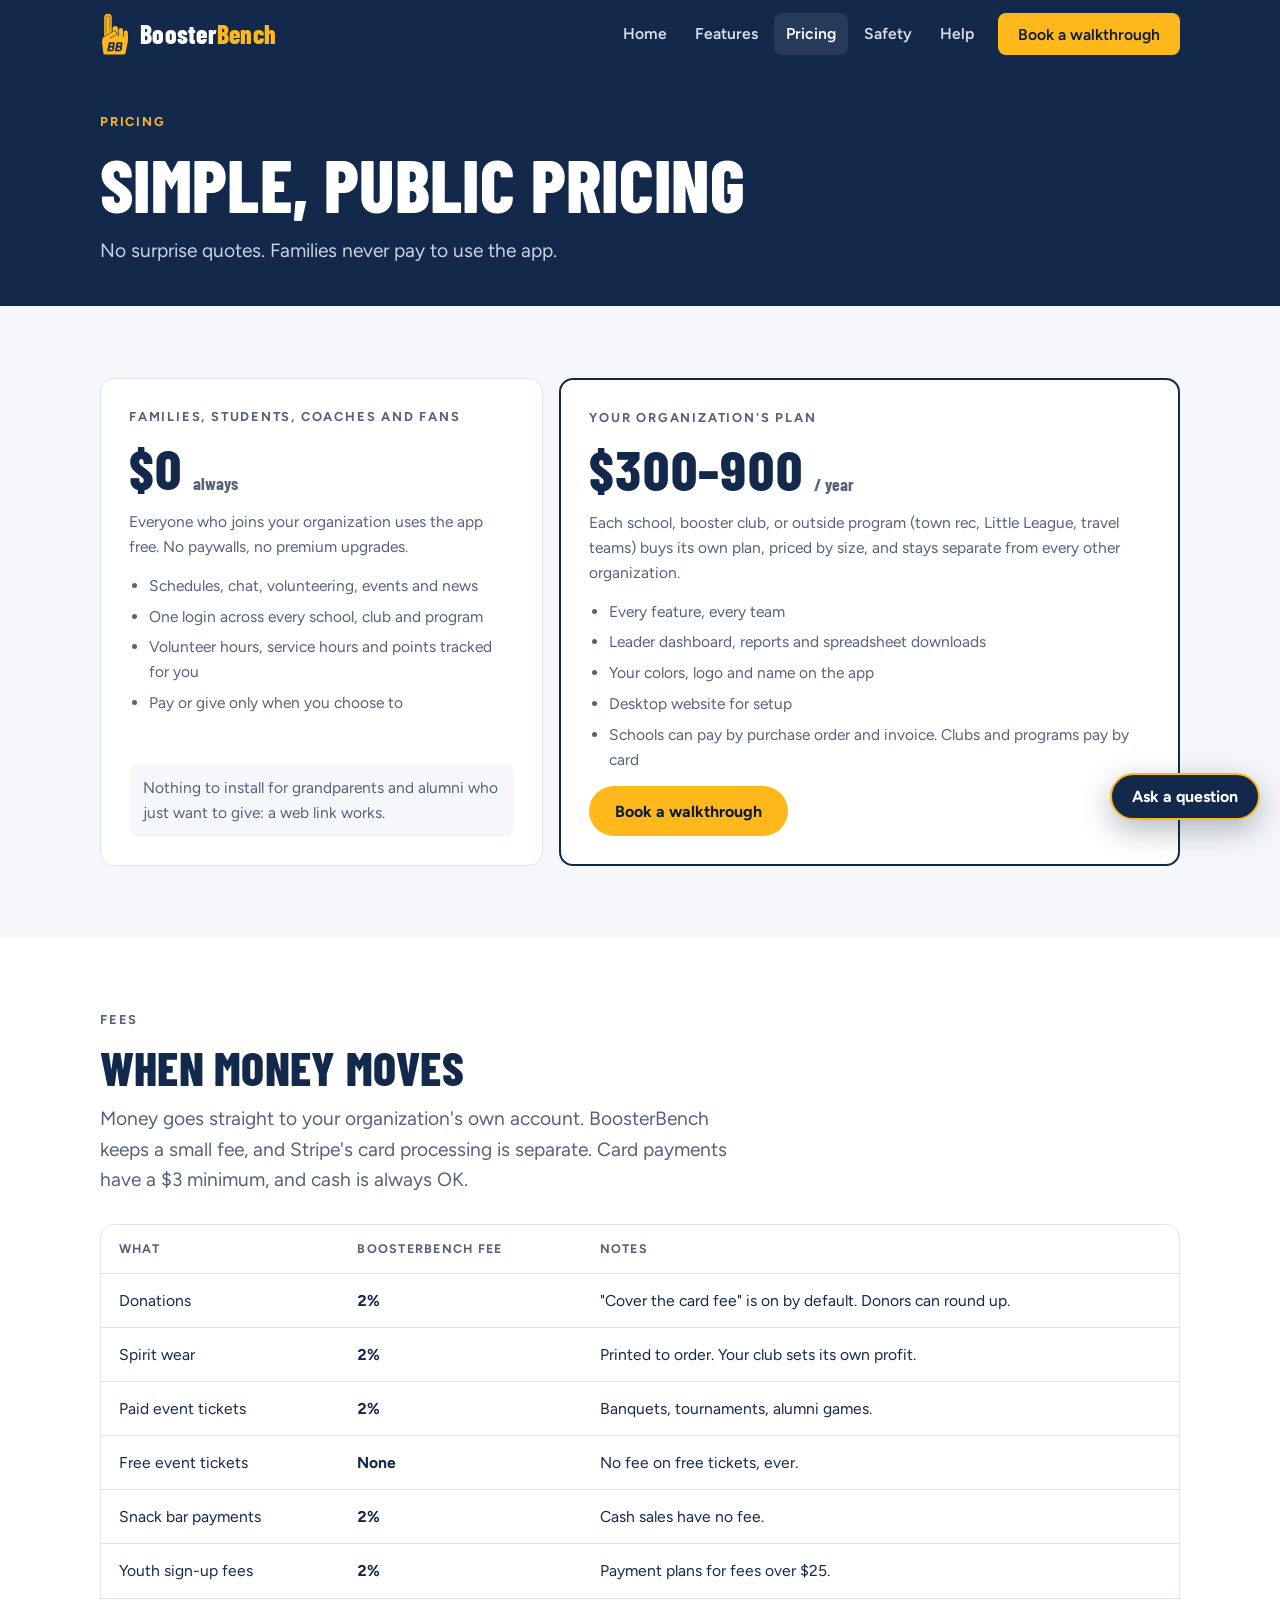
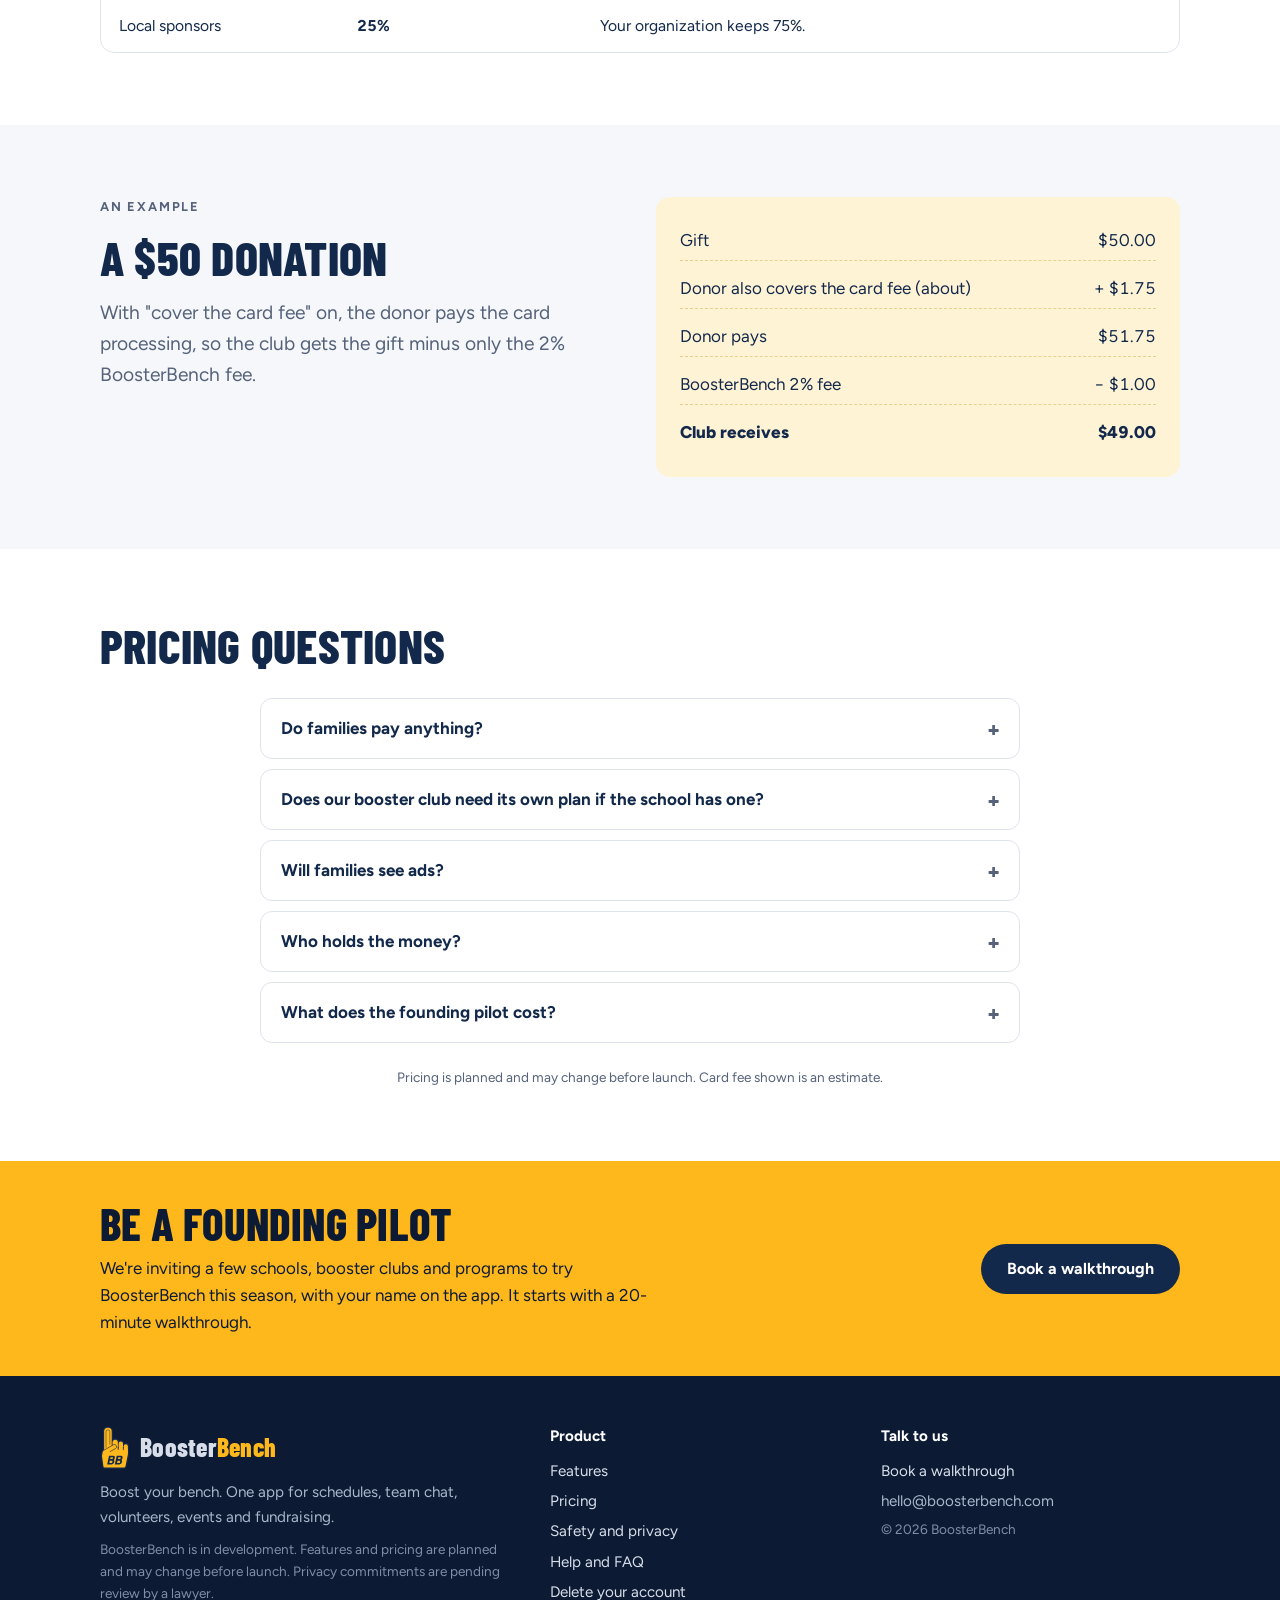
<file: pricing.html>
<!doctype html>
<html lang="en">
<head>
<meta charset="utf-8">
<meta name="viewport" content="width=device-width, initial-scale=1, viewport-fit=cover">
<meta name="claude:viewport-fit-sides" content="cover">
<title>BoosterBench Pricing</title>
<meta name="description" content="Simple, public BoosterBench pricing. Free for families. One plan per school, booster club or program, about $300 to $900 a year, plus a 2% fee when money moves.">
<meta property="og:title" content="BoosterBench Pricing">
<meta property="og:description" content="Simple, public BoosterBench pricing. Free for families. One plan per school, booster club or program, about $300 to $900 a year, plus a 2% fee when money moves.">
<meta property="og:type" content="website">
<meta property="og:url" content="https://boosterbench.com/pricing.html">
<meta property="og:image" content="https://boosterbench.com/assets/app-icon.png">
<meta name="theme-color" content="#13294B">
<link rel="canonical" href="https://boosterbench.com/pricing.html">
<link rel="icon" type="image/png" href="assets/favicon.png">
<link rel="apple-touch-icon" href="assets/apple-touch-icon.png">
<link rel="preconnect" href="https://fonts.googleapis.com">
<link rel="preconnect" href="https://fonts.gstatic.com" crossorigin>
<link rel="stylesheet" href="https://fonts.googleapis.com/css2?family=Barlow+Condensed:wght@600;700;800&family=Figtree:wght@400;500;600;700;800&display=swap">
<link rel="stylesheet" href="assets/site.css?v=fc9a400f">
</head>
<body>
<a href="#main" class="hp">Skip to content</a>
<header class="site-header">
  <div class="wrap">
    <a class="brand" href="index.html" aria-label="BoosterBench home"><img src="assets/logo.svg" alt="" width="30" height="46"><span>Booster<b>Bench</b></span></a>
    <button class="menu-btn" type="button" aria-controls="site-nav" aria-expanded="false">Menu</button>
    <nav class="nav" id="site-nav" aria-label="Main">
      <a href="index.html">Home</a>
      <a href="features.html">Features</a>
      <a href="pricing.html" aria-current="page">Pricing</a>
      <a href="safety.html">Safety</a>
      <a href="help.html">Help</a>
      <a class="btn btn-gold" href="contact.html">Book a walkthrough</a>
    </nav>
  </div>
</header>
<main id="main">
<section class="page-head">
  <div class="wrap">
    <p class="eyebrow">Pricing</p>
    <h1>Simple, public pricing</h1>
    <p class="lede">No surprise quotes. Families never pay to use the app.</p>
  </div>
</section>

<section class="section">
  <div class="wrap">
    <div class="price-grid two">
      <article class="price">
        <p class="eyebrow">Families, students, coaches and fans</p>
        <div class="amount">$0 <small>always</small></div>
        <p class="for">Everyone who joins your organization uses the app free. No paywalls, no premium upgrades.</p>
        <ul>
          <li>Schedules, chat, volunteering, events and news</li>
          <li>One login across every school, club and program</li>
          <li>Volunteer hours, service hours and points tracked for you</li>
          <li>Pay or give only when you choose to</li>
        </ul>
        <p class="for" style="margin-top:auto">Nothing to install for grandparents and alumni who just want to give: a web link works.</p>
      </article>
      <article class="price featured">
        <p class="eyebrow">Your organization's plan</p>
        <div class="amount">$300–900 <small>/ year</small></div>
        <p class="for">Each school, booster club, or outside program (town rec, Little League, travel teams) buys its own plan, priced by size, and stays separate from every other organization.</p>
        <ul>
          <li>Every feature, every team</li>
          <li>Leader dashboard, reports and spreadsheet downloads</li>
          <li>Your colors, logo and name on the app</li>
          <li>Desktop website for setup</li>
          <li>Schools can pay by purchase order and invoice. Clubs and programs pay by card</li>
        </ul>
        <a class="btn btn-gold" href="contact.html">Book a walkthrough</a>
      </article>
    </div>
  </div>
</section>

<section class="section" style="background:var(--white)">
  <div class="wrap">
    <div class="section-head">
      <p class="eyebrow">Fees</p>
      <h2>When money moves</h2>
      <p class="lede">Money goes straight to your organization's own account. BoosterBench keeps a small fee, and Stripe's card processing is separate. Card payments have a $3 minimum, and cash is always OK.</p>
    </div>
    <div class="fee-table-wrap">
      <table class="fee-table">
        <thead><tr><th>What</th><th>BoosterBench fee</th><th>Notes</th></tr></thead>
        <tbody>
          <tr><td>Donations</td><td>2%</td><td>"Cover the card fee" is on by default. Donors can round up.</td></tr>
          <tr><td>Spirit wear</td><td>2%</td><td>Printed to order. Your club sets its own profit.</td></tr>
          <tr><td>Paid event tickets</td><td>2%</td><td>Banquets, tournaments, alumni games.</td></tr>
          <tr><td>Free event tickets</td><td>None</td><td>No fee on free tickets, ever.</td></tr>
          <tr><td>Snack bar payments</td><td>2%</td><td>Cash sales have no fee.</td></tr>
          <tr><td>Youth sign-up fees</td><td>2%</td><td>Payment plans for fees over $25.</td></tr>
          <tr><td>Local sponsors</td><td>25%</td><td>Your organization keeps 75%.</td></tr>
        </tbody>
      </table>
    </div>
  </div>
</section>

<section class="section">
  <div class="wrap" style="display:grid;grid-template-columns:repeat(auto-fit,minmax(min(100%,320px),1fr));gap:32px;align-items:start">
    <div class="stack">
      <p class="eyebrow">An example</p>
      <h2>A $50 donation</h2>
      <p class="lede">With "cover the card fee" on, the donor pays the card processing, so the club gets the gift minus only the 2% BoosterBench fee.</p>
    </div>
    <div class="example" aria-label="Example donation math">
      <div class="row"><span>Gift</span><span>$50.00</span></div>
      <div class="row"><span>Donor also covers the card fee (about)</span><span>+ $1.75</span></div>
      <div class="row"><span>Donor pays</span><span>$51.75</span></div>
      <div class="row"><span>BoosterBench 2% fee</span><span>− $1.00</span></div>
      <div class="row"><span>Club receives</span><span>$49.00</span></div>
    </div>
  </div>
</section>

<section class="section" style="background:var(--white)">
  <div class="wrap">
    <div class="section-head">
      <h2>Pricing questions</h2>
    </div>
    <div class="stack qa-list">
      <details class="qa"><summary>Do families pay anything?</summary><div class="ans"><p>No. Parents, students, coaches and supporters join free. They only pay for things they choose to buy or give.</p></div></details>
      <details class="qa"><summary>Does our booster club need its own plan if the school has one?</summary><div class="ans"><p>Each organization buys its own plan. Talk to us about how your school and club are set up, and we'll find the simplest fit.</p></div></details>
      <details class="qa"><summary>Will families see ads?</summary><div class="ans"><p>Adults may see your local sponsors' cards on Home, the Give tab and event pages. Ads never appear in chats, and students never see any ads. Later, adults may also see a few national brand ads, and your organization can pay to turn those off.</p></div></details>
      <details class="qa"><summary>Who holds the money?</summary><div class="ans"><p>Your organization does. Payments go to your own Stripe-connected bank account. BoosterBench never stores card or bank numbers.</p></div></details>
      <details class="qa"><summary>What does the founding pilot cost?</summary><div class="ans"><p>Pilot schools, clubs and programs help shape the app this season. <a href="contact.html">Book a walkthrough</a> and we'll talk through pilot terms.</p></div></details>
    </div>
    <p class="fine" style="color:var(--muted);margin-top:24px;text-align:center">Pricing is planned and may change before launch. Card fee shown is an estimate.</p>
  </div>
</section>
<section class="cta">
  <div class="wrap">
    <div class="stack" style="gap:8px">
      <h2>Be a founding pilot</h2>
      <p>We're inviting a few schools, booster clubs and programs to try BoosterBench this season, with your name on the app. It starts with a 20-minute walkthrough.</p>
    </div>
    <a class="btn" href="contact.html">Book a walkthrough</a>
  </div>
</section>
</main>
<footer class="site-footer">
  <div class="wrap">
    <div class="stack" style="gap:10px">
      <a class="brand" href="index.html"><img src="assets/logo.svg" alt="" width="30" height="46"><span>Booster<b>Bench</b></span></a>
      <p>Boost your bench. One app for schedules, team chat, volunteers, events and fundraising.</p>
      <p class="fine">BoosterBench is in development. Features and pricing are planned and may change before launch. Privacy commitments are pending review by a lawyer.</p>
    </div>
    <nav aria-label="Footer">
      <span class="foot-title">Product</span>
      <a href="features.html">Features</a>
      <a href="pricing.html">Pricing</a>
      <a href="safety.html">Safety and privacy</a>
      <a href="help.html">Help and FAQ</a>
      <a href="delete-account.html">Delete your account</a>
    </nav>
    <nav aria-label="Contact">
      <span class="foot-title">Talk to us</span>
      <a href="contact.html">Book a walkthrough</a>
      <span>hello@boosterbench.com</span>
      <span class="fine">© 2026 BoosterBench</span>
    </nav>
  </div>
</footer>
<script src="assets/help-data.js?v=fed3fa1e"></script>
<script src="assets/site.js?v=a4fb6751"></script>
</body>
</html>
</file>
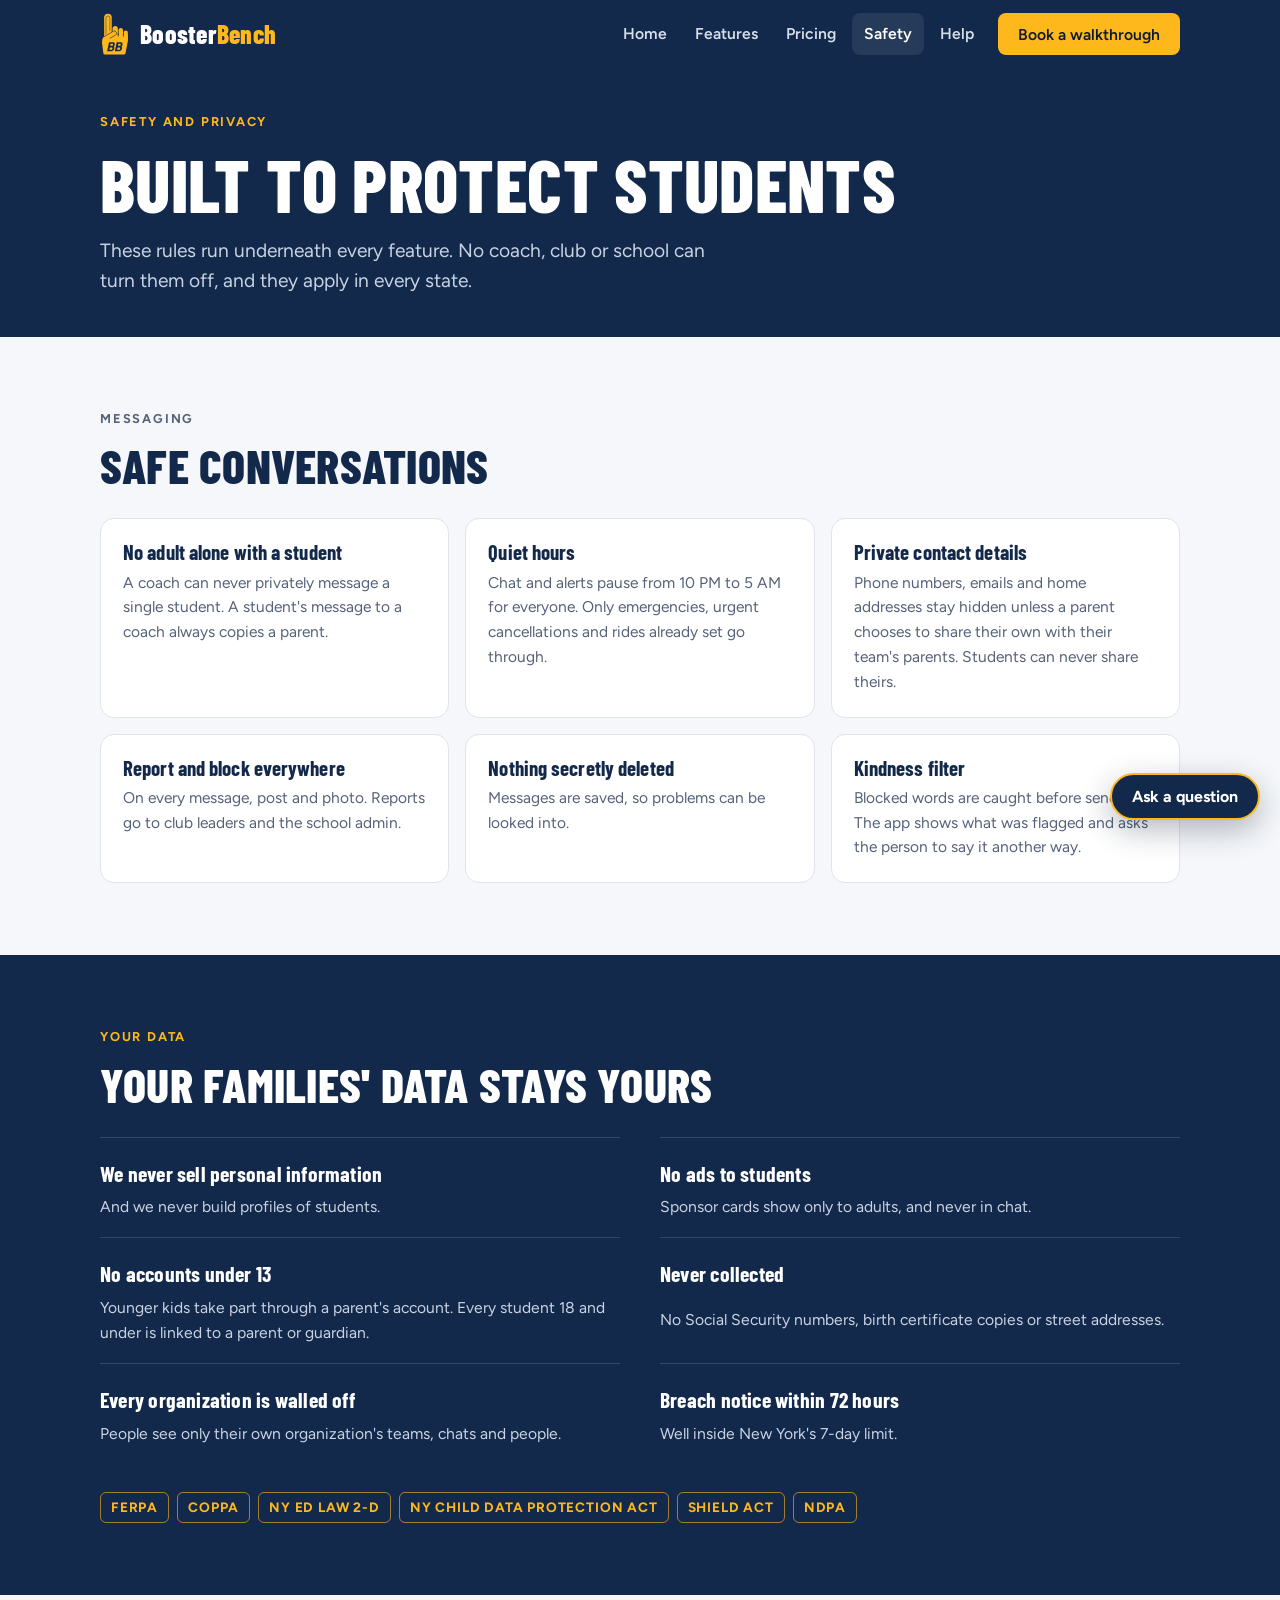
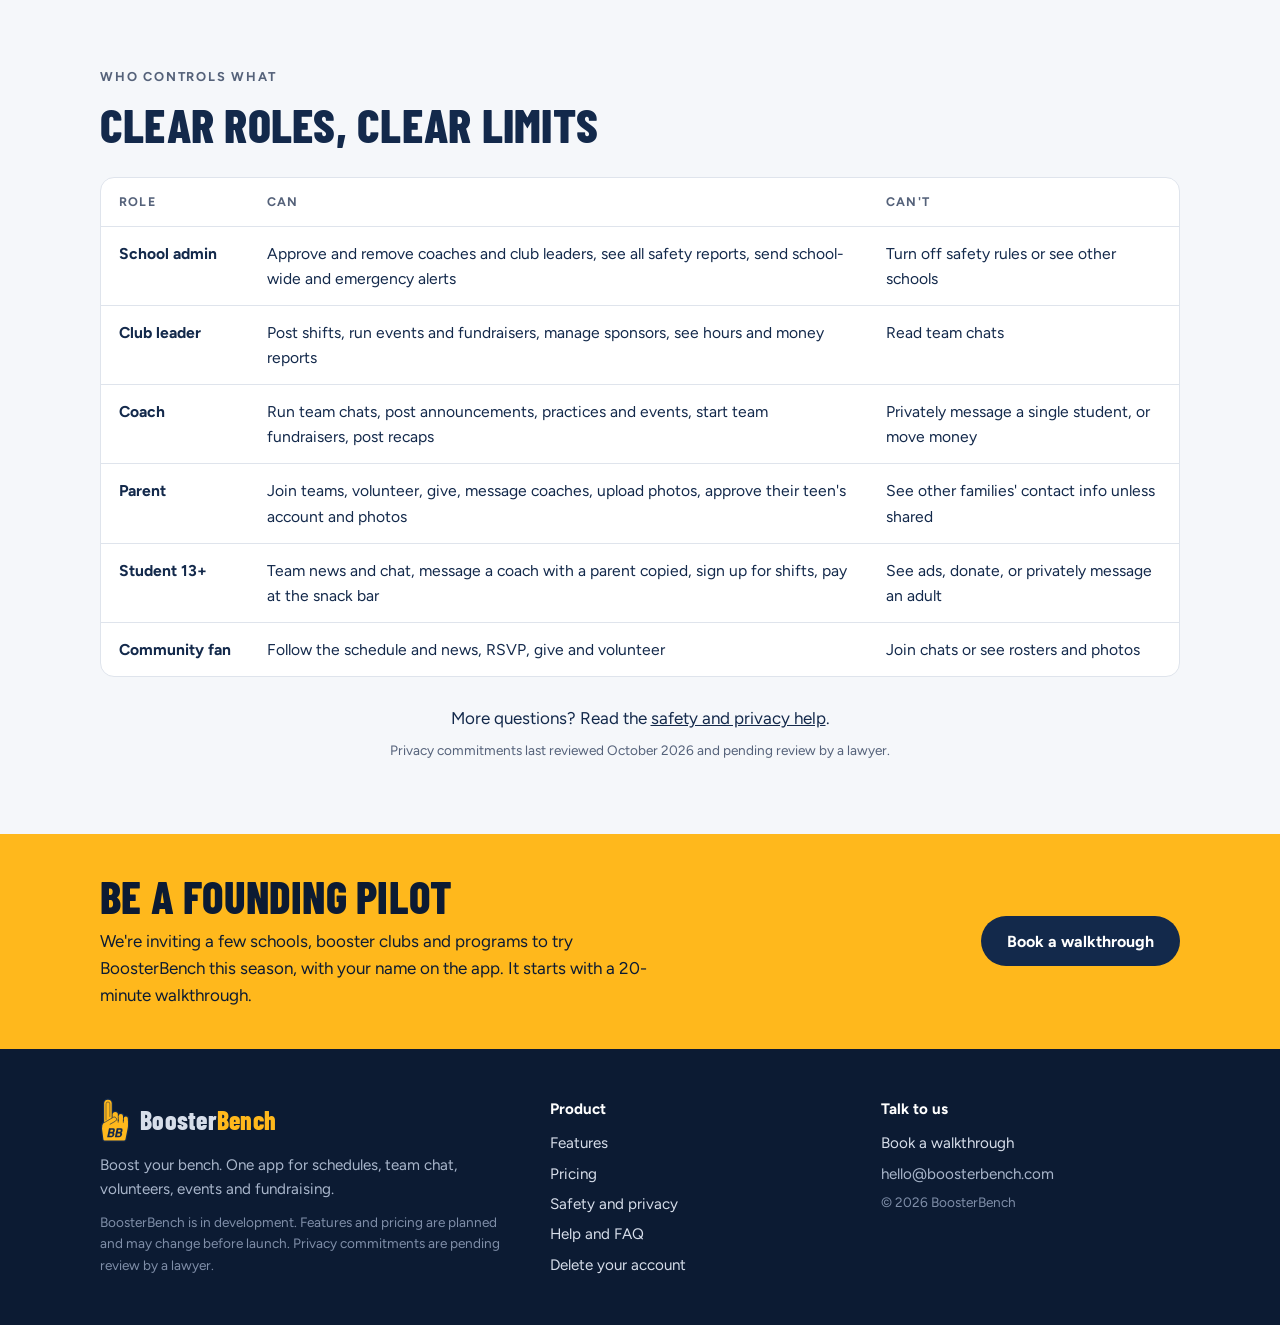
<file: safety.html>
<!doctype html>
<html lang="en">
<head>
<meta charset="utf-8">
<meta name="viewport" content="width=device-width, initial-scale=1, viewport-fit=cover">
<meta name="claude:viewport-fit-sides" content="cover">
<title>BoosterBench Safety</title>
<meta name="description" content="How BoosterBench protects students and families: no adult alone in a chat with a student, quiet hours, private contact details, admin control, and a data promise.">
<meta property="og:title" content="BoosterBench Safety">
<meta property="og:description" content="How BoosterBench protects students and families: no adult alone in a chat with a student, quiet hours, private contact details, admin control, and a data promise.">
<meta property="og:type" content="website">
<meta property="og:url" content="https://boosterbench.com/safety.html">
<meta property="og:image" content="https://boosterbench.com/assets/app-icon.png">
<meta name="theme-color" content="#13294B">
<link rel="canonical" href="https://boosterbench.com/safety.html">
<link rel="icon" type="image/png" href="assets/favicon.png">
<link rel="apple-touch-icon" href="assets/apple-touch-icon.png">
<link rel="preconnect" href="https://fonts.googleapis.com">
<link rel="preconnect" href="https://fonts.gstatic.com" crossorigin>
<link rel="stylesheet" href="https://fonts.googleapis.com/css2?family=Barlow+Condensed:wght@600;700;800&family=Figtree:wght@400;500;600;700;800&display=swap">
<link rel="stylesheet" href="assets/site.css?v=fc9a400f">
</head>
<body>
<a href="#main" class="hp">Skip to content</a>
<header class="site-header">
  <div class="wrap">
    <a class="brand" href="index.html" aria-label="BoosterBench home"><img src="assets/logo.svg" alt="" width="30" height="46"><span>Booster<b>Bench</b></span></a>
    <button class="menu-btn" type="button" aria-controls="site-nav" aria-expanded="false">Menu</button>
    <nav class="nav" id="site-nav" aria-label="Main">
      <a href="index.html">Home</a>
      <a href="features.html">Features</a>
      <a href="pricing.html">Pricing</a>
      <a href="safety.html" aria-current="page">Safety</a>
      <a href="help.html">Help</a>
      <a class="btn btn-gold" href="contact.html">Book a walkthrough</a>
    </nav>
  </div>
</header>
<main id="main">
<section class="page-head">
  <div class="wrap">
    <p class="eyebrow">Safety and privacy</p>
    <h1>Built to protect students</h1>
    <p class="lede">These rules run underneath every feature. No coach, club or school can turn them off, and they apply in every state.</p>
  </div>
</section>

<section class="section">
  <div class="wrap">
    <div class="section-head"><p class="eyebrow">Messaging</p><h2>Safe conversations</h2></div>
    <div class="grid-3">
      <div class="tile"><h3>No adult alone with a student</h3><p>A coach can never privately message a single student. A student's message to a coach always copies a parent.</p></div>
      <div class="tile"><h3>Quiet hours</h3><p>Chat and alerts pause from 10 PM to 5 AM for everyone. Only emergencies, urgent cancellations and rides already set go through.</p></div>
      <div class="tile"><h3>Private contact details</h3><p>Phone numbers, emails and home addresses stay hidden unless a parent chooses to share their own with their team's parents. Students can never share theirs.</p></div>
      <div class="tile"><h3>Report and block everywhere</h3><p>On every message, post and photo. Reports go to club leaders and the school admin.</p></div>
      <div class="tile"><h3>Nothing secretly deleted</h3><p>Messages are saved, so problems can be looked into.</p></div>
      <div class="tile"><h3>Kindness filter</h3><p>Blocked words are caught before sending. The app shows what was flagged and asks the person to say it another way.</p></div>
    </div>
  </div>
</section>

<section class="section band">
  <div class="wrap">
    <div class="section-head"><p class="eyebrow">Your data</p><h2>Your families' data stays yours</h2></div>
    <ul class="promise-list">
      <li><b>We never sell personal information</b><span>And we never build profiles of students.</span></li>
      <li><b>No ads to students</b><span>Sponsor cards show only to adults, and never in chat.</span></li>
      <li><b>No accounts under 13</b><span>Younger kids take part through a parent's account. Every student 18 and under is linked to a parent or guardian.</span></li>
      <li><b>Never collected</b><span>No Social Security numbers, birth certificate copies or street addresses.</span></li>
      <li><b>Every organization is walled off</b><span>People see only their own organization's teams, chats and people.</span></li>
      <li><b>Breach notice within 72 hours</b><span>Well inside New York's 7-day limit.</span></li>
    </ul>
    <div class="badges"><span>FERPA</span><span>COPPA</span><span>NY ED LAW 2-D</span><span>NY CHILD DATA PROTECTION ACT</span><span>SHIELD ACT</span><span>NDPA</span></div>
  </div>
</section>

<section class="section">
  <div class="wrap">
    <div class="section-head"><p class="eyebrow">Who controls what</p><h2>Clear roles, clear limits</h2></div>
    <div class="fee-table-wrap">
      <table class="fee-table roles">
        <thead><tr><th>Role</th><th>Can</th><th>Can't</th></tr></thead>
        <tbody>
          <tr><td><b>School admin</b></td><td>Approve and remove coaches and club leaders, see all safety reports, send school-wide and emergency alerts</td><td>Turn off safety rules or see other schools</td></tr>
          <tr><td><b>Club leader</b></td><td>Post shifts, run events and fundraisers, manage sponsors, see hours and money reports</td><td>Read team chats</td></tr>
          <tr><td><b>Coach</b></td><td>Run team chats, post announcements, practices and events, start team fundraisers, post recaps</td><td>Privately message a single student, or move money</td></tr>
          <tr><td><b>Parent</b></td><td>Join teams, volunteer, give, message coaches, upload photos, approve their teen's account and photos</td><td>See other families' contact info unless shared</td></tr>
          <tr><td><b>Student 13+</b></td><td>Team news and chat, message a coach with a parent copied, sign up for shifts, pay at the snack bar</td><td>See ads, donate, or privately message an adult</td></tr>
          <tr><td><b>Community fan</b></td><td>Follow the schedule and news, RSVP, give and volunteer</td><td>Join chats or see rosters and photos</td></tr>
        </tbody>
      </table>
    </div>
    <p style="margin-top:28px;text-align:center">More questions? Read the <a href="help.html#safety">safety and privacy help</a>.</p>
    <p class="fine" style="color:var(--muted);margin-top:8px;text-align:center">Privacy commitments last reviewed October 2026 and pending review by a lawyer.</p>
  </div>
</section>
<section class="cta">
  <div class="wrap">
    <div class="stack" style="gap:8px">
      <h2>Be a founding pilot</h2>
      <p>We're inviting a few schools, booster clubs and programs to try BoosterBench this season, with your name on the app. It starts with a 20-minute walkthrough.</p>
    </div>
    <a class="btn" href="contact.html">Book a walkthrough</a>
  </div>
</section>
</main>
<footer class="site-footer">
  <div class="wrap">
    <div class="stack" style="gap:10px">
      <a class="brand" href="index.html"><img src="assets/logo.svg" alt="" width="30" height="46"><span>Booster<b>Bench</b></span></a>
      <p>Boost your bench. One app for schedules, team chat, volunteers, events and fundraising.</p>
      <p class="fine">BoosterBench is in development. Features and pricing are planned and may change before launch. Privacy commitments are pending review by a lawyer.</p>
    </div>
    <nav aria-label="Footer">
      <span class="foot-title">Product</span>
      <a href="features.html">Features</a>
      <a href="pricing.html">Pricing</a>
      <a href="safety.html">Safety and privacy</a>
      <a href="help.html">Help and FAQ</a>
      <a href="delete-account.html">Delete your account</a>
    </nav>
    <nav aria-label="Contact">
      <span class="foot-title">Talk to us</span>
      <a href="contact.html">Book a walkthrough</a>
      <span>hello@boosterbench.com</span>
      <span class="fine">© 2026 BoosterBench</span>
    </nav>
  </div>
</footer>
<script src="assets/help-data.js?v=fed3fa1e"></script>
<script src="assets/site.js?v=a4fb6751"></script>
</body>
</html>
</file>
<file: assets/site.css>
/* BoosterBench marketing site.
   Layout idea: light page, navy "scoreboard" bands for the big moments,
   one gold action per screen (same rule as the app). */
:root {
  --navy: #13294B;
  --navy-2: #1d3a66;
  --navy-ink: #0c1b33;
  --gold: #FFB81C;
  --gold-soft: #FFF3D6;
  --paper: #F5F7FA;
  --white: #ffffff;
  --ink: #13294B;
  --muted: #55627a;
  --line: #dfe4ec;
  --ok: #1f7a46;
  --display: "Barlow Condensed", "Arial Narrow", "Roboto Condensed", sans-serif;
  --body: "Figtree", "Segoe UI", system-ui, -apple-system, sans-serif;
  --wrap: 1120px;
  --radius: 14px;
  color-scheme: light;
}

* { box-sizing: border-box; }
html { scroll-behavior: smooth; }
@media (prefers-reduced-motion: reduce) { html { scroll-behavior: auto; } * { transition: none !important; animation: none !important; } }
body { margin: 0; background: var(--paper); color: var(--ink); font-family: var(--body); font-size: 17px; line-height: 1.6; }
[hidden] { display: none !important; }
img { max-width: 100%; height: auto; display: block; }
a { color: var(--navy); }
a:focus-visible, button:focus-visible, input:focus-visible, select:focus-visible, textarea:focus-visible, summary:focus-visible {
  outline: 3px solid var(--gold); outline-offset: 2px; border-radius: 6px;
}
h1, h2, h3 { font-family: var(--display); line-height: 1.02; margin: 0; text-wrap: balance; letter-spacing: 0.005em; }
h1 { font-size: clamp(2.6rem, 6.2vw, 4.6rem); font-weight: 800; text-transform: uppercase; }
h2 { font-size: clamp(2rem, 4vw, 3rem); font-weight: 800; text-transform: uppercase; }
h3 { font-size: 1.45rem; font-weight: 700; }
p { margin: 0; }
.eyebrow { font-size: 0.8rem; font-weight: 700; letter-spacing: 0.14em; text-transform: uppercase; color: var(--muted); }
.lede { font-size: 1.2rem; color: var(--muted); max-width: 40rem; }

.wrap { max-width: var(--wrap); margin: 0 auto; padding-left: max(20px, env(safe-area-inset-left, 0px)); padding-right: max(20px, env(safe-area-inset-right, 0px)); }
.section { padding-block: clamp(44px, 6vw, 72px); }
.section-head { display: grid; gap: 12px; margin-bottom: 28px; max-width: 46rem; }
.tint { background: var(--white); }
.stack { display: grid; gap: 16px; }

/* Buttons: gold = the one main action */
.btn { display: inline-flex; align-items: center; justify-content: center; gap: 8px; min-height: 50px; padding: 0 24px; border-radius: 999px; font: 700 1rem var(--body); text-decoration: none; border: 2px solid transparent; cursor: pointer; }
.btn-gold { background: var(--gold); color: var(--navy-ink); }
.btn-gold:hover { background: #ffc645; }
.btn-line { border-color: currentColor; color: inherit; background: transparent; }
.btn-line:hover { background: rgba(255,255,255,0.08); }
.btn-row { display: flex; flex-wrap: wrap; gap: 12px; }

/* Header */
body::before { content: ""; position: fixed; inset: 0 0 auto; height: env(safe-area-inset-top, 0px); z-index: 60; background: var(--navy); }
.site-header { position: sticky; top: env(safe-area-inset-top, 0px); z-index: 50; background: var(--navy); color: var(--white); }
.site-header .wrap { display: flex; align-items: center; gap: 20px; min-height: 68px; }
.brand { display: flex; align-items: center; gap: 10px; color: var(--white); text-decoration: none; font-family: var(--display); font-weight: 800; font-size: 1.6rem; letter-spacing: 0.01em; }
.brand img { width: 30px; height: 46px; object-fit: contain; }
.brand b { color: var(--gold); font-weight: 800; }
.nav { display: flex; gap: 4px; margin-left: auto; align-items: center; }
.nav a { color: #d7deea; text-decoration: none; font-weight: 600; font-size: 0.98rem; padding: 8px 12px; border-radius: 8px; }
.nav a:hover, .nav a[aria-current="page"] { color: var(--white); background: rgba(255,255,255,0.08); }
.nav .btn { margin-left: 8px; min-height: 42px; padding: 0 18px; color: var(--navy-ink); }
.nav .btn:hover { background: #ffc645; color: var(--navy-ink); }
.menu-btn { display: none; margin-left: auto; background: none; border: 2px solid rgba(255,255,255,0.35); color: var(--white); border-radius: 10px; font: 700 0.95rem var(--body); padding: 8px 14px; cursor: pointer; }
@media (max-width: 860px) {
  .menu-btn { display: block; }
  .nav { display: none; position: absolute; left: 0; right: 0; top: 100%; flex-direction: column; align-items: stretch; background: var(--navy); padding: 8px max(20px, env(safe-area-inset-right, 0px)) 20px max(20px, env(safe-area-inset-left, 0px)); border-top: 1px solid rgba(255,255,255,0.12); }
  .nav.open { display: flex; }
  .nav a { padding: 12px; }
  .nav .btn { margin: 8px 0 0; }
}

/* Hero */
.hero { background: var(--navy); color: var(--white); overflow: hidden; }
.hero .wrap { display: grid; grid-template-columns: 1.1fr 0.9fr; gap: 40px; align-items: end; padding-block: 48px 0; }
.hero-copy { display: grid; gap: 20px; padding-bottom: 48px; min-width: 0; }

.hero .eyebrow { color: var(--gold); }
.hero h1 .gold { color: var(--gold); }
.hero .lede { color: #c9d3e3; }
.hero-note { font-size: 0.92rem; color: #9fb0c9; }
.hero-phones { position: relative; display: flex; justify-content: center; align-items: flex-end; gap: 18px; min-width: 0; }
.phone { width: 240px; max-width: 46%; border-radius: 30px 30px 0 0; border: 8px solid #0a1730; border-bottom: 0; background: #0a1730; overflow: hidden; box-shadow: 0 -10px 40px rgba(0,0,0,0.35); }
.phone img { border-radius: 22px 22px 0 0; aspect-ratio: 390 / 560; object-fit: cover; object-position: top; width: 100%; }
.hero-phones .phone:first-child { transform: translateY(28px); }
@media (max-width: 860px) {
  .hero .wrap { grid-template-columns: 1fr; gap: 8px; padding-top: 40px; }
  .hero-copy { padding-bottom: 24px; }
}

/* Scoreboard band: the juggling list vs one app */
.scoreboard { background: var(--navy-ink); color: var(--white); }
.scoreboard .wrap { display: grid; grid-template-columns: 1fr auto 1fr; gap: 28px; align-items: center; padding-block: 36px; }
.board-side { display: grid; gap: 10px; min-width: 0; }
.board-label { font-family: var(--display); font-weight: 700; letter-spacing: 0.16em; text-transform: uppercase; color: #8fa2c0; font-size: 0.95rem; }
.chips { display: flex; flex-wrap: wrap; gap: 8px; }
.chip { font-weight: 600; font-size: 0.95rem; padding: 6px 12px; border-radius: 999px; border: 1px solid rgba(255,255,255,0.22); color: #d7deea; text-decoration: line-through; text-decoration-color: rgba(255,184,28,0.8); }
.board-score { font-family: var(--display); font-weight: 800; font-size: clamp(3rem, 7vw, 4.6rem); line-height: 1; color: var(--gold); font-variant-numeric: tabular-nums; text-align: center; }
.board-score small { display: block; font-size: 0.9rem; letter-spacing: 0.16em; color: #8fa2c0; font-weight: 700; }
.board-one { font-family: var(--display); font-size: 2rem; font-weight: 800; text-transform: uppercase; line-height: 1.05; }
.board-one span { color: var(--gold); }
@media (max-width: 760px) { .scoreboard .wrap { grid-template-columns: 1fr; text-align: left; } .board-score { text-align: left; } }

/* Audience cards */
.who { display: grid; grid-template-columns: repeat(4, minmax(0, 1fr)); gap: 16px; }
.who-card { background: var(--paper); border: 1px solid var(--line); border-radius: var(--radius); padding: 24px; display: grid; gap: 10px; grid-template-rows: auto 1fr auto; color: var(--ink); text-decoration: none; transition: border-color .15s, transform .15s; }
.who-card:hover { border-color: var(--gold); transform: translateY(-2px); }
.who-card .more { font-weight: 700; font-size: 0.95rem; color: var(--navy); }
.who-card h3 { font-size: 1.5rem; }
.who-card p { color: var(--muted); font-size: 0.98rem; }
.who-card a { font-weight: 700; font-size: 0.95rem; }
@media (max-width: 980px) { .who { grid-template-columns: repeat(2, minmax(0, 1fr)); } }
@media (max-width: 560px) { .who { grid-template-columns: 1fr; } }

/* Feature rows with a phone screen */
.feature-row { display: grid; grid-template-columns: 1fr 240px; gap: 48px; align-items: center; padding: 28px clamp(20px, 4vw, 48px); margin-bottom: 16px; background: var(--white); border: 1px solid var(--line); border-radius: 20px; }
.section.tint .feature-row, .section[style*="--white"] .feature-row { background: var(--paper); }
.feature-row:first-of-type { border-top: 0; }
.feature-row.flip { grid-template-columns: 240px 1fr; }
.feature-row.flip .feature-shot { order: -1; }
.feature-copy { display: grid; gap: 14px; min-width: 0; }
.feature-copy ul { margin: 0; padding: 0; list-style: none; display: grid; gap: 10px; }
.feature-copy li { padding-left: 30px; position: relative; }
.feature-copy li::before { content: ""; position: absolute; left: 0; top: 0.42em; width: 18px; height: 18px; border-radius: 50%; background: var(--gold) url("data:image/svg+xml,%3Csvg xmlns='http://www.w3.org/2000/svg' viewBox='0 0 20 20'%3E%3Cpath d='M5 10.5l3 3 7-7' fill='none' stroke='%2313294B' stroke-width='2.6' stroke-linecap='round' stroke-linejoin='round'/%3E%3C/svg%3E") center / 13px no-repeat; }
.feature-shot { border-radius: 26px; border: 7px solid var(--navy); background: var(--navy); overflow: hidden; box-shadow: 0 14px 32px rgba(19,41,75,0.16); }
.feature-shot img { border-radius: 19px; aspect-ratio: 390 / 560; object-fit: cover; object-position: top; width: 100%; }
@media (max-width: 820px) {
  .feature-row, .feature-row.flip { grid-template-columns: 1fr; gap: 28px; }
  .feature-row.flip .feature-shot { order: 0; }
  .feature-shot { max-width: 230px; justify-self: center; width: 100%; }
}

/* Grid of smaller features */
.grid-3 { display: grid; grid-template-columns: repeat(3, minmax(0, 1fr)); gap: 16px; }
@media (max-width: 900px) { .grid-3 { grid-template-columns: repeat(2, minmax(0, 1fr)); } }
@media (max-width: 560px) { .grid-3 { grid-template-columns: 1fr; } }
.tile { background: var(--white); border: 1px solid var(--line); border-radius: var(--radius); padding: 22px; display: grid; gap: 8px; align-content: start; }
.tile h3 { font-size: 1.3rem; }
.tile p { color: var(--muted); font-size: 0.97rem; }
.tag { justify-self: start; font-size: 0.72rem; font-weight: 800; letter-spacing: 0.1em; text-transform: uppercase; padding: 3px 9px; border-radius: 999px; background: var(--gold-soft); color: #7a5300; }
.tag.live { background: #e3f3ea; color: var(--ok); }

/* Navy band for safety */
.band { background: var(--navy); color: var(--white); }
.band .eyebrow { color: var(--gold); }
.band .lede { color: #c9d3e3; }
.promise-list { display: grid; grid-template-columns: repeat(2, minmax(0, 1fr)); gap: 0 40px; margin: 0; padding: 0; list-style: none; }
.promise-list li { padding: 18px 0; border-top: 1px solid rgba(255,255,255,0.14); display: grid; gap: 4px; }
.promise-list b { font-family: var(--display); font-size: 1.35rem; letter-spacing: 0.01em; }
.promise-list span { color: #c9d3e3; font-size: 0.98rem; }
@media (max-width: 760px) { .promise-list { grid-template-columns: 1fr; } }
.badges { display: flex; flex-wrap: wrap; gap: 8px; margin-top: 28px; }
.badges span { border: 1px solid rgba(255,184,28,0.6); color: var(--gold); border-radius: 6px; padding: 4px 10px; font-weight: 700; font-size: 0.85rem; letter-spacing: 0.06em; }

/* Steps (a real sequence) */
.steps { display: grid; grid-template-columns: repeat(4, minmax(0, 1fr)); gap: 16px; counter-reset: step; padding: 0; margin: 0; list-style: none; }
.steps li { counter-increment: step; background: var(--white); border: 1px solid var(--line); border-radius: var(--radius); padding: 22px; display: grid; gap: 6px; align-content: start; justify-items: center; text-align: center; }
.steps li::before { content: counter(step); font-family: var(--display); font-weight: 800; font-size: 2.4rem; line-height: 1; color: var(--gold); }
.steps b { font-size: 1.05rem; }
.steps span { color: var(--muted); font-size: 0.96rem; }
@media (max-width: 900px) { .steps { grid-template-columns: repeat(2, minmax(0, 1fr)); } }
@media (max-width: 520px) { .steps { gap: 10px; } .steps li { padding: 16px 12px; } .steps li::before { font-size: 2rem; } }

/* Pricing */
.price-grid { display: grid; grid-template-columns: repeat(3, minmax(0, 1fr)); gap: 16px; align-items: stretch; }
.price { background: var(--white); border: 1px solid var(--line); border-radius: var(--radius); padding: 28px; display: flex; flex-direction: column; gap: 14px; }
.price > .btn { margin-top: auto; align-self: flex-start; }
.price .for:last-child { background: var(--paper); border-radius: 10px; padding: 12px 14px; }
.price.featured { border: 2px solid var(--navy); }
.price .amount { font-family: var(--display); font-weight: 800; font-size: 3.4rem; line-height: 1; font-variant-numeric: tabular-nums; }
.price .amount small { font-size: 1.1rem; font-weight: 700; color: var(--muted); }
.price ul { margin: 0; padding-left: 20px; display: grid; gap: 6px; color: var(--muted); font-size: 0.97rem; }
.price .for { color: var(--muted); font-size: 0.97rem; }
@media (max-width: 900px) { .price-grid { grid-template-columns: 1fr; } }
.fee-table-wrap { overflow-x: auto; background: var(--white); border: 1px solid var(--line); border-radius: var(--radius); }
.fee-table { width: 100%; border-collapse: collapse; font-size: 0.98rem; min-width: 520px; }
.fee-table th, .fee-table td { text-align: left; padding: 14px 18px; border-bottom: 1px solid var(--line); vertical-align: top; }
.fee-table th { font-size: 0.78rem; letter-spacing: 0.1em; text-transform: uppercase; color: var(--muted); }
.fee-table tr:last-child td { border-bottom: 0; }
.fee-table td:nth-child(2) { font-weight: 700; font-variant-numeric: tabular-nums; white-space: nowrap; }

/* Example math card */
.example { background: var(--gold-soft); border-radius: var(--radius); padding: 24px; display: grid; gap: 8px; }
.example .row { display: flex; justify-content: space-between; gap: 16px; font-variant-numeric: tabular-nums; border-bottom: 1px dashed #e8cf8f; padding: 6px 0; }
.example .row:last-child { border-bottom: 0; font-weight: 800; }

/* Page header for inner pages */
.page-head { background: var(--navy); color: var(--white); }
.page-head .wrap { padding-block: 44px 40px; display: grid; gap: 14px; }
.page-head .eyebrow { color: var(--gold); }
.page-head .lede { color: #c9d3e3; }

/* CTA */
.cta { background: var(--gold); color: var(--navy-ink); }
.cta .wrap { display: flex; flex-wrap: wrap; align-items: center; justify-content: space-between; gap: 24px; padding-block: 40px; }
.cta h2 { font-size: clamp(1.9rem, 4vw, 2.8rem); }
.cta p { max-width: 36rem; }
.cta .btn { background: var(--navy); color: var(--white); }
.cta .btn:hover { background: var(--navy-2); }

/* Help page */
.help-layout { display: grid; grid-template-columns: 240px 1fr; gap: 40px; align-items: start; }
.help-nav { position: sticky; top: calc(84px + env(safe-area-inset-top, 0px)); display: grid; gap: 2px; }
.help-nav a { text-decoration: none; padding: 8px 12px; border-radius: 8px; font-weight: 600; color: var(--muted); }
.help-nav a:hover { background: var(--white); color: var(--navy); }
@media (max-width: 860px) { .help-layout { grid-template-columns: 1fr; } .help-nav { position: static; display: flex; flex-wrap: wrap; gap: 6px; } .help-nav a { background: var(--white); border: 1px solid var(--line); font-size: 0.9rem; } }
.search-box { display: flex; gap: 10px; background: var(--white); border-radius: 999px; padding: 6px 6px 6px 20px; align-items: center; max-width: 640px; }
.search-box input { flex: 1; min-width: 0; border: 0; font: 500 1.05rem var(--body); color: var(--ink); background: transparent; padding: 10px 0; }
.search-box input:focus { outline: none; }
.search-box:focus-within { outline: 3px solid var(--gold); }
.help-group { display: grid; gap: 10px; margin-bottom: 40px; scroll-margin-top: 90px; }
.help-group h2 { font-size: 1.9rem; margin-bottom: 6px; }
.qa { background: var(--white); border: 1px solid var(--line); border-radius: 12px; }
.qa summary { cursor: pointer; padding: 16px 20px; font-weight: 700; list-style: none; display: flex; justify-content: space-between; gap: 16px; }
.qa summary::-webkit-details-marker { display: none; }
.qa summary::after { content: "+"; font-family: var(--display); font-size: 1.6rem; line-height: 1; color: var(--muted); }
.qa[open] summary::after { content: "–"; }
.qa .ans { padding: 0 20px 18px; color: #2e3d57; display: grid; gap: 10px; }
.qa .ans ul { margin: 0; padding-left: 20px; display: grid; gap: 4px; }
.qa .who-tag { font-size: 0.72rem; font-weight: 800; letter-spacing: 0.08em; text-transform: uppercase; color: var(--muted); }
.no-results { background: var(--white); border: 1px dashed var(--line); border-radius: 12px; padding: 24px; }
mark { background: var(--gold-soft); color: inherit; padding: 0 2px; border-radius: 3px; }

/* Forms */
.form-card { background: var(--white); border: 1px solid var(--line); border-radius: var(--radius); padding: clamp(20px, 4vw, 36px); display: grid; gap: 18px; }
.field { display: grid; gap: 6px; }
.field label { font-weight: 700; font-size: 0.95rem; }
.field input, .field select, .field textarea { font: 500 1rem var(--body); color: var(--ink); background: var(--paper); border: 1px solid var(--line); border-radius: 10px; padding: 12px 14px; width: 100%; }
.field textarea { min-height: 120px; resize: vertical; }
.field-row { display: grid; grid-template-columns: 1fr 1fr; gap: 16px; }
@media (max-width: 600px) { .field-row { grid-template-columns: 1fr; } }
.hp { position: absolute; left: -9999px; }
.form-status { border-radius: 10px; padding: 14px 16px; font-weight: 600; }
.form-status.ok { background: #e3f3ea; color: var(--ok); }
.form-status.err { background: #fdecec; color: #9b1c1c; }
.contact-layout { display: grid; grid-template-columns: 1.3fr 0.7fr; gap: 32px; align-items: start; }
@media (max-width: 860px) { .contact-layout { grid-template-columns: 1fr; } }
.side-card { background: var(--white); border: 1px solid var(--line); border-radius: var(--radius); padding: 24px; display: grid; gap: 10px; }
.email-line { font-weight: 700; font-size: 1.1rem; user-select: all; word-break: break-all; }

/* Footer */
.site-footer { background: var(--navy-ink); color: #a9b6cb; font-size: 0.95rem; }
.site-footer .wrap { padding-block: 48px; display: grid; grid-template-columns: 1.4fr 1fr 1fr; gap: 32px; }
.site-footer a { color: #d7deea; text-decoration: none; }
.site-footer a:hover { text-decoration: underline; }
.site-footer nav { display: grid; gap: 6px; align-content: start; }
.site-footer .foot-title { color: var(--white); font-weight: 700; margin-bottom: 4px; }
.fine { font-size: 0.85rem; color: #7f8ea8; }
@media (max-width: 760px) { .site-footer .wrap { grid-template-columns: 1fr; } }

/* Help helper (floating) */
.helper-fab { position: fixed; right: calc(20px + env(safe-area-inset-right, 0px)); bottom: calc(80px + env(safe-area-inset-bottom, 0px)); z-index: 70; background: var(--navy); color: var(--white); border: 2px solid var(--gold); border-radius: 999px; padding: 12px 20px; font: 700 1rem var(--body); cursor: pointer; box-shadow: 0 10px 30px rgba(12,27,51,0.3); }
.helper-panel { position: fixed; right: calc(20px + env(safe-area-inset-right, 0px)); bottom: calc(144px + env(safe-area-inset-bottom, 0px)); z-index: 70; width: min(400px, calc(100vw - 40px)); max-height: min(560px, calc(100vh - 200px)); background: var(--white); border-radius: 18px; box-shadow: 0 20px 60px rgba(12,27,51,0.35); display: flex; flex-direction: column; overflow: hidden; border: 1px solid var(--line); }
.helper-head { background: var(--navy); color: var(--white); padding: 14px 18px; display: flex; justify-content: space-between; align-items: center; gap: 10px; }
.helper-head b { font-family: var(--display); font-size: 1.35rem; letter-spacing: 0.02em; }
.helper-head button { background: none; border: 0; color: var(--white); font-size: 1.5rem; cursor: pointer; line-height: 1; padding: 4px 8px; }
.helper-log { padding: 16px; overflow-y: auto; display: grid; gap: 12px; flex: 1; align-content: start; font-size: 0.96rem; }
.bubble { padding: 12px 14px; border-radius: 14px; max-width: 92%; display: grid; gap: 8px; }
.bubble.me { background: var(--navy); color: var(--white); justify-self: end; border-bottom-right-radius: 4px; }
.bubble.bot { background: var(--paper); justify-self: start; border-bottom-left-radius: 4px; }
.bubble .src { font-size: 0.82rem; color: var(--muted); }
.bubble .src a { font-weight: 700; }
.suggests { display: flex; flex-wrap: wrap; gap: 6px; }
.suggests button { background: var(--white); border: 1px solid var(--line); border-radius: 999px; padding: 6px 12px; font: 600 0.86rem var(--body); color: var(--navy); cursor: pointer; }
.helper-form { display: flex; gap: 8px; padding: 12px; border-top: 1px solid var(--line); }
.helper-form input { flex: 1; min-width: 0; border: 1px solid var(--line); border-radius: 999px; padding: 10px 14px; font: 500 0.98rem var(--body); background: var(--paper); color: var(--ink); }
.helper-form button { background: var(--gold); border: 0; border-radius: 999px; padding: 0 16px; font: 700 0.95rem var(--body); color: var(--navy-ink); cursor: pointer; }
.helper-note { font-size: 0.78rem; color: var(--muted); padding: 0 16px 10px; }
.hp:focus { left: 16px; top: 8px; z-index: 100; background: var(--gold); color: var(--navy-ink); padding: 8px 14px; border-radius: 8px; }
.price-grid.two { grid-template-columns: 1fr 1.4fr; }
@media (max-width: 900px) { .price-grid.two { grid-template-columns: 1fr; } }
.money-grid { display: grid; grid-template-columns: repeat(3, minmax(0, 1fr)); gap: 0 40px; }
@media (max-width: 900px) { .money-grid { grid-template-columns: repeat(2, minmax(0, 1fr)); } }
@media (max-width: 600px) { .money-grid { grid-template-columns: 1fr; } }
.money-item { border-top: 1px solid rgba(255,255,255,0.18); padding-block: 22px; display: grid; gap: 10px; align-content: start; min-width: 0; }
.money-item h3 { color: var(--gold); font-size: 1.5rem; }
.money-item ul { margin: 0; padding-left: 18px; display: grid; gap: 6px; color: #d7deea; font-size: 0.97rem; }
.fee-table.roles td { font-weight: 400; white-space: normal; }
.fee-table.roles td:first-child { white-space: nowrap; }
.page-head .btn-line { min-height: 40px; padding: 0 16px; font-size: 0.92rem; }

/* Proof strip under the hero */
.proof { background: var(--navy-ink); color: var(--white); }
.proof .wrap { display: grid; grid-template-columns: repeat(4, minmax(0, 1fr)); padding-block: 22px; }
.proof-item { display: grid; gap: 2px; text-align: center; padding: 6px 12px; border-left: 1px solid rgba(255,255,255,0.12); }
.proof-item:first-child { border-left: 0; }
.proof-item b { font-family: var(--display); font-size: 1.5rem; font-weight: 800; color: var(--gold); letter-spacing: 0.01em; line-height: 1.1; }
.proof-item span { font-size: 0.9rem; color: #b8c4d8; }
@media (max-width: 760px) { .proof .wrap { grid-template-columns: 1fr 1fr; gap: 12px 0; } .proof-item:nth-child(3) { border-left: 0; } }

/* Before and after pairs */
.swap-grid { display: grid; grid-template-columns: repeat(2, minmax(0, 1fr)); gap: 16px; }
@media (max-width: 760px) { .swap-grid { grid-template-columns: 1fr; } }
.swap { background: var(--white); border: 1px solid var(--line); border-radius: var(--radius); padding: 20px 22px; display: grid; gap: 10px; }
.swap .was { color: var(--muted); text-decoration: line-through; text-decoration-color: rgba(255,184,28,0.9); text-decoration-thickness: 2px; }
.swap .now { font-weight: 700; padding-left: 30px; position: relative; }
.swap .now::before { content: "→"; position: absolute; left: 0; top: -1px; color: #b07a00; font-weight: 800; }

/* Slim mid-page call to action */
.mini-cta { background: var(--gold-soft); border-block: 1px solid #f3dca0; }
.mini-cta .wrap { display: flex; flex-wrap: wrap; align-items: center; justify-content: center; gap: 12px 24px; padding-block: 22px; text-align: center; }

/* Safety band footer row */
.band-foot { display: flex; flex-wrap: wrap; align-items: center; justify-content: space-between; gap: 16px; margin-top: 24px; }
.band-foot .badges { margin-top: 0; justify-content: flex-start; }

/* Pricing teaser */
.price-teaser { display: grid; grid-template-columns: 1.1fr 1fr; gap: 24px 40px; align-items: center; background: var(--paper); border: 1px solid var(--line); border-radius: 20px; padding: clamp(22px, 4vw, 40px); }
.price-teaser > .btn { grid-column: 1 / -1; justify-self: center; }
.teaser-nums { display: grid; grid-template-columns: repeat(3, minmax(0, 1fr)); gap: 12px; }
.teaser-nums div { background: var(--white); border: 1px solid var(--line); border-radius: 12px; padding: 16px 10px; text-align: center; display: grid; gap: 4px; align-content: center; }
.teaser-nums b { font-family: var(--display); font-weight: 800; font-size: 1.9rem; line-height: 1; font-variant-numeric: tabular-nums; }
.teaser-nums span { font-size: 0.85rem; color: var(--muted); line-height: 1.3; }
@media (max-width: 860px) { .price-teaser { grid-template-columns: 1fr; text-align: center; } .price-teaser .stack { justify-items: center; } }
@media (max-width: 460px) { .teaser-nums { grid-template-columns: 1fr; } }
.btn-line.dark { color: var(--navy); }
.btn-line.dark:hover { background: var(--gold-soft); }
.tile.center { text-align: center; justify-items: center; }
@media (max-width: 600px) {
  .cta .wrap { justify-content: center; text-align: center; }
  .cta p { margin-inline: auto; }
  .band-foot { justify-content: center; }
  .band-foot .badges { justify-content: center; }
}
.roadmap { display: flex; flex-wrap: wrap; gap: 12px; justify-content: center; }
.roadmap .tile { flex: 1 1 260px; max-width: 340px; text-align: center; justify-items: center; }
.qa-list { gap: 10px; max-width: 760px; margin-inline: auto; }

/* Jump links to each audience */
.jump { display: flex; flex-wrap: wrap; gap: 8px; margin-bottom: 20px; }
.jump a { text-decoration: none; font-weight: 700; font-size: 0.92rem; padding: 8px 14px; border-radius: 999px; background: var(--white); border: 1px solid var(--line); color: var(--navy); }
.jump a:hover { border-color: var(--gold); background: var(--gold-soft); }
.feature-row { scroll-margin-top: 90px; }
.feature-copy .more { font-weight: 700; color: var(--navy); }
.feature-copy h3 { font-size: 1.7rem; }

/* Founder story */
.story { padding-bottom: 0; }
.founder { display: grid; grid-template-columns: 1fr 260px; gap: 32px; align-items: center; background: var(--navy); color: var(--white); border-radius: 20px; padding: clamp(24px, 4vw, 44px); margin-bottom: 16px; }
.founder .eyebrow { color: var(--gold); }
.founder h2 { margin: 10px 0 18px; }
.founder blockquote { margin: 0; border-left: 4px solid var(--gold); padding-left: 20px; display: grid; gap: 10px; }
.founder blockquote p { font-size: 1.15rem; line-height: 1.6; color: #e3e9f3; }
.founder blockquote footer { font-weight: 700; color: var(--gold); font-size: 0.95rem; }
.founder-count { display: grid; justify-items: center; text-align: center; gap: 2px; background: rgba(255,255,255,0.06); border-radius: 16px; padding: 24px 16px; }
.founder-count b { font-family: var(--display); font-weight: 800; font-size: 4.2rem; line-height: 1; }
.founder-count b.gold { color: var(--gold); }
.founder-count span { color: #b8c4d8; font-size: 0.9rem; }
.founder-count i { font-style: normal; font-size: 1.8rem; color: var(--gold); margin: 6px 0; }
@media (max-width: 760px) { .founder { grid-template-columns: 1fr; } .founder-count { grid-template-columns: auto auto auto; align-items: center; gap: 4px 14px; } .founder-count span { grid-row: 2; } .founder-count span:last-of-type { grid-column: 3; } .founder-count i { grid-row: 1 / 3; grid-column: 2; } }
.swap-title { font-size: 1.7rem; margin-bottom: 16px; }
.swap-grid { grid-template-columns: repeat(3, minmax(0, 1fr)); }
@media (max-width: 960px) { .swap-grid { grid-template-columns: repeat(2, minmax(0, 1fr)); } }
@media (max-width: 600px) { .swap-grid { grid-template-columns: 1fr; } }
.familiar { background: var(--white); border: 1px solid var(--line); border-left: 5px solid var(--gold); border-radius: 16px; padding: 22px 26px; display: grid; gap: 10px; }
.familiar .fix { font-weight: 600; color: var(--navy); }

/* Features page: tiles beside a phone screen */
.feat-split { display: grid; grid-template-columns: minmax(0, 1fr) 240px; gap: 32px; align-items: start; }
.grid-2 { display: grid; grid-template-columns: repeat(2, minmax(0, 1fr)); gap: 14px; }
.split-shot { position: sticky; top: 96px; }
.tint .tile { background: var(--paper); }
.money-head { display: grid; grid-template-columns: minmax(0, 1fr) 220px; gap: 32px; align-items: center; margin-bottom: 12px; }
.money-head .section-head { margin-bottom: 0; }
@media (max-width: 860px) {
  .feat-split, .money-head { grid-template-columns: 1fr; }
  .split-shot { position: static; order: -1; justify-self: center; width: 220px; }
  .money-head .split-shot { order: 0; }
}
@media (max-width: 560px) { .grid-2 { grid-template-columns: 1fr; } }
.jump a, .page-head nav .btn { text-transform: uppercase; letter-spacing: 0.06em; font-size: 0.85rem; }

/* Hero "one app instead of" list (no strikethrough, easy to read) */
.replaces-box { background: rgba(255,255,255,0.06); border: 1px solid rgba(255,255,255,0.14); border-radius: 14px; padding: 14px 18px; }
.replaces-label { margin: 0 0 8px; font-size: 0.8rem; font-weight: 700; letter-spacing: 0.12em; text-transform: uppercase; color: var(--gold); }
.replaces { list-style: none; margin: 0; padding: 0; display: grid; grid-template-columns: repeat(auto-fill, minmax(165px, 1fr)); gap: 6px 16px; }
.replaces li { position: relative; padding-left: 22px; color: #e3e9f3; font-weight: 600; font-size: 0.95rem; }
.replaces li::before { content: "×"; position: absolute; left: 0; top: -2px; width: 16px; text-align: center; color: var(--gold); font-weight: 800; font-size: 1.15rem; }
@media (max-width: 420px) { .replaces { grid-template-columns: repeat(2, minmax(0, 1fr)); } }
/* Before / now pairs without strikethrough */
.swap .was { text-decoration: none; color: var(--muted); }
.swap .was span, .swap .now span { display: block; font-size: 0.72rem; font-weight: 800; letter-spacing: 0.12em; text-transform: uppercase; margin-bottom: 2px; }
.swap .was span { color: #9aa5b8; }
.swap .now { padding-left: 0; }
.swap .now::before { content: none; }
.swap .now span { color: #b07a00; }
.familiar-quote { margin: 0; }
.familiar-quote p { font-size: 1.08rem; font-style: italic; color: var(--ink); }
/* Compact "one app instead of" list: items flow in tidy rows */
.replaces { display: flex; flex-wrap: wrap; gap: 6px; }
.replaces li { white-space: nowrap; padding: 4px 10px 4px 24px; font-size: 0.88rem; background: rgba(255,255,255,0.08); border-radius: 999px; }
.replaces li::before { left: 8px; top: 3px; width: auto; font-size: 1rem; }
</file>
